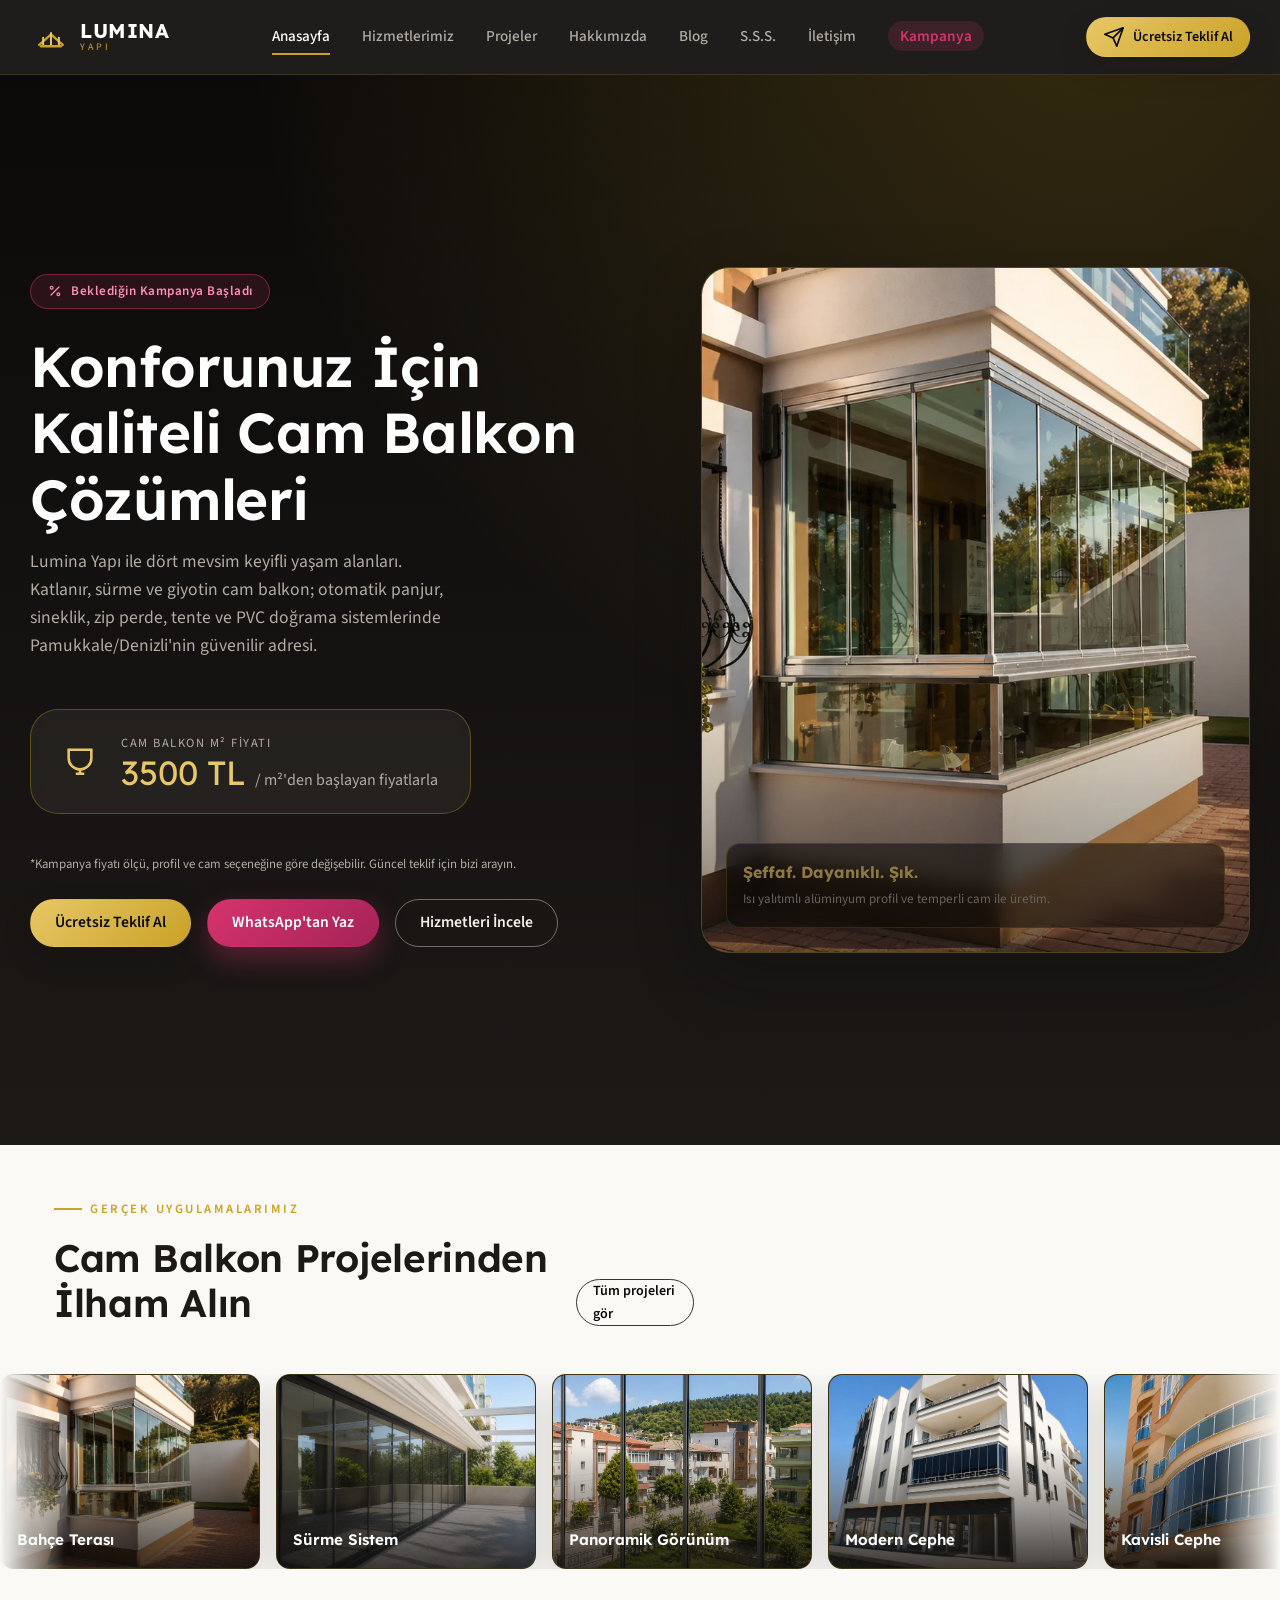
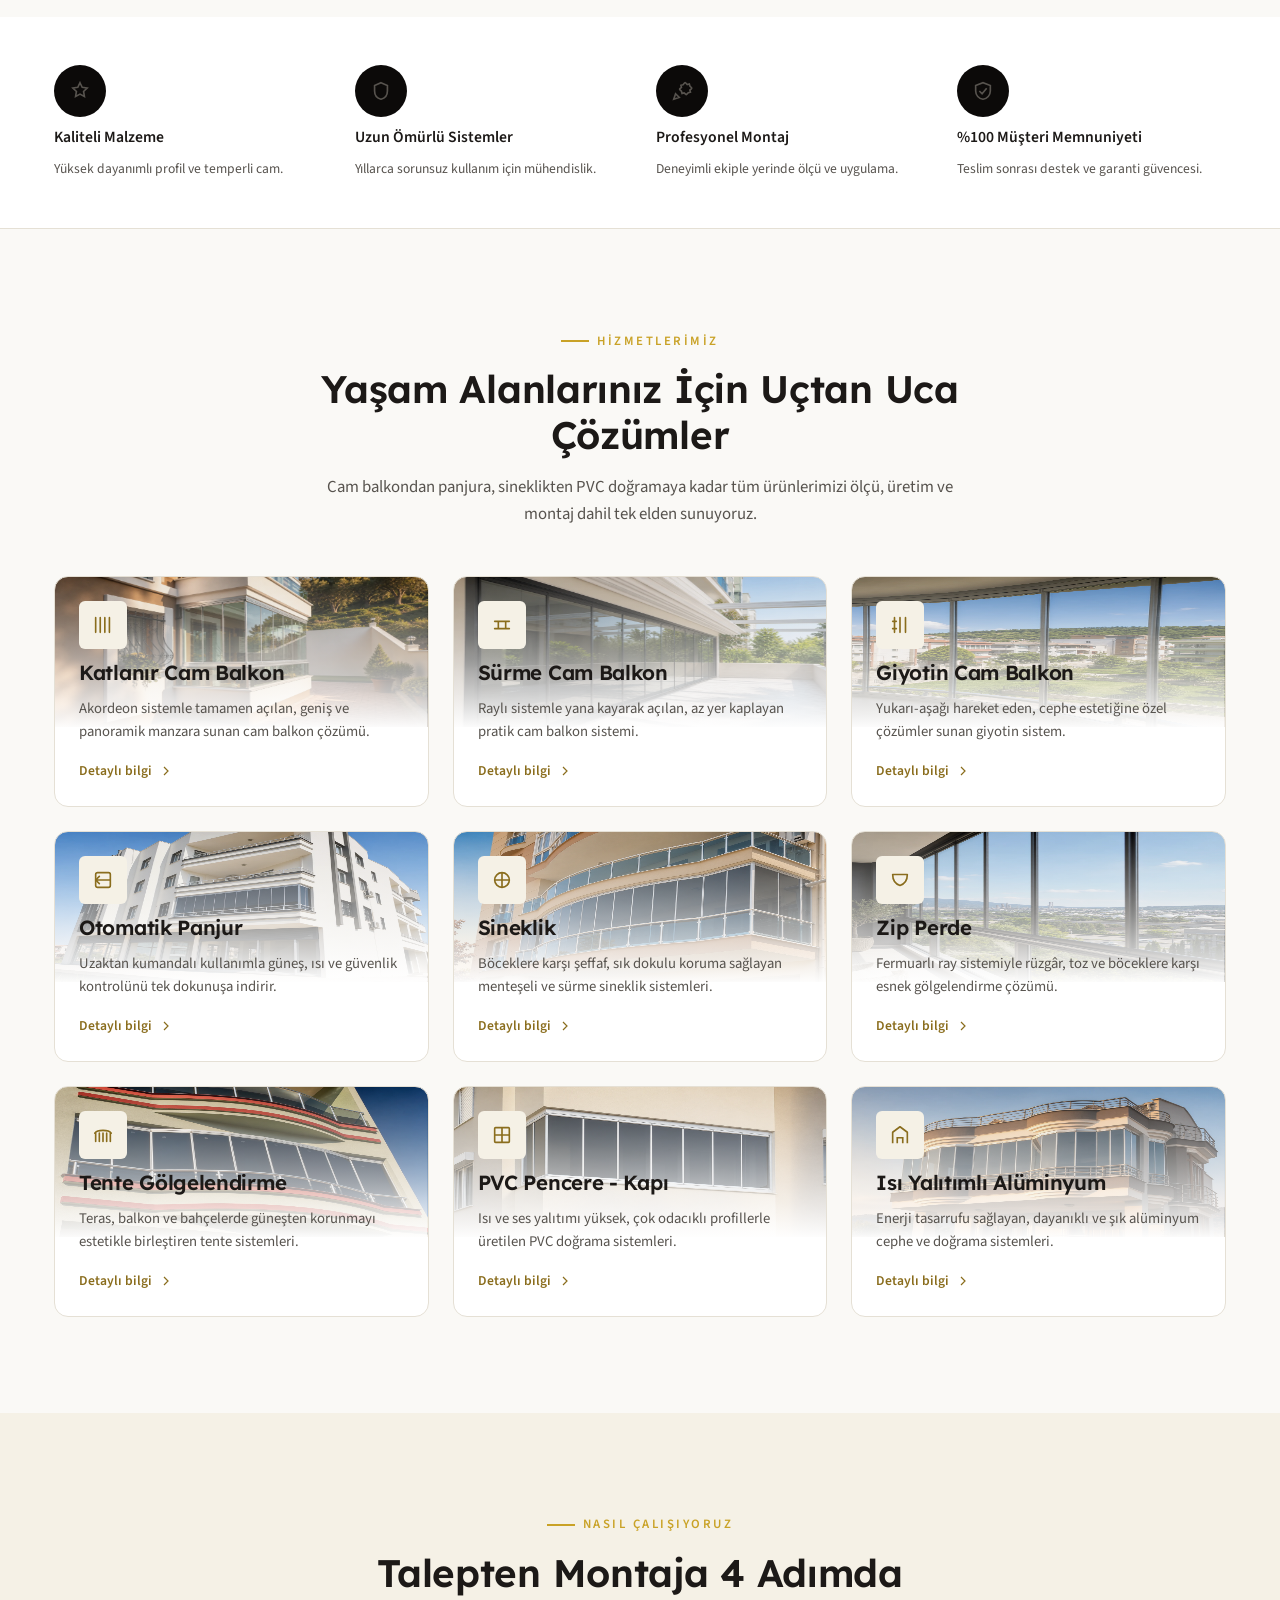
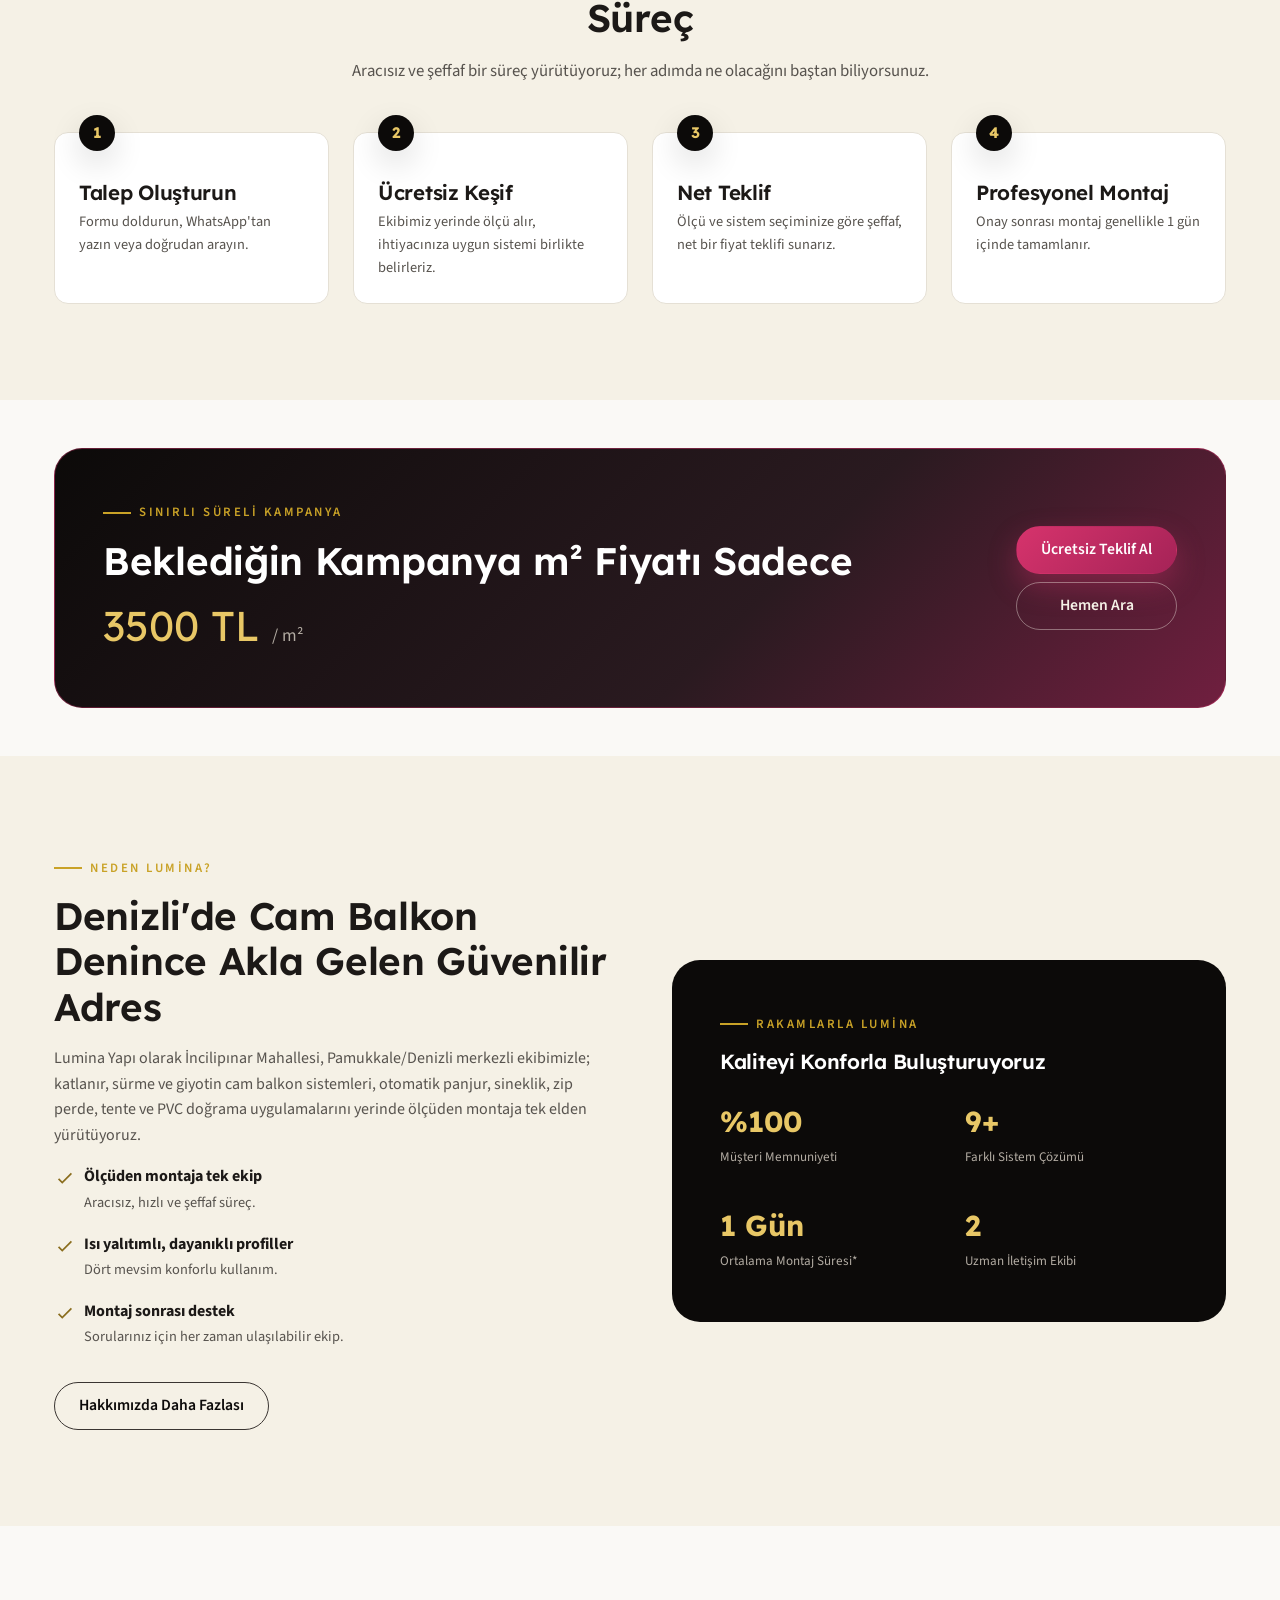
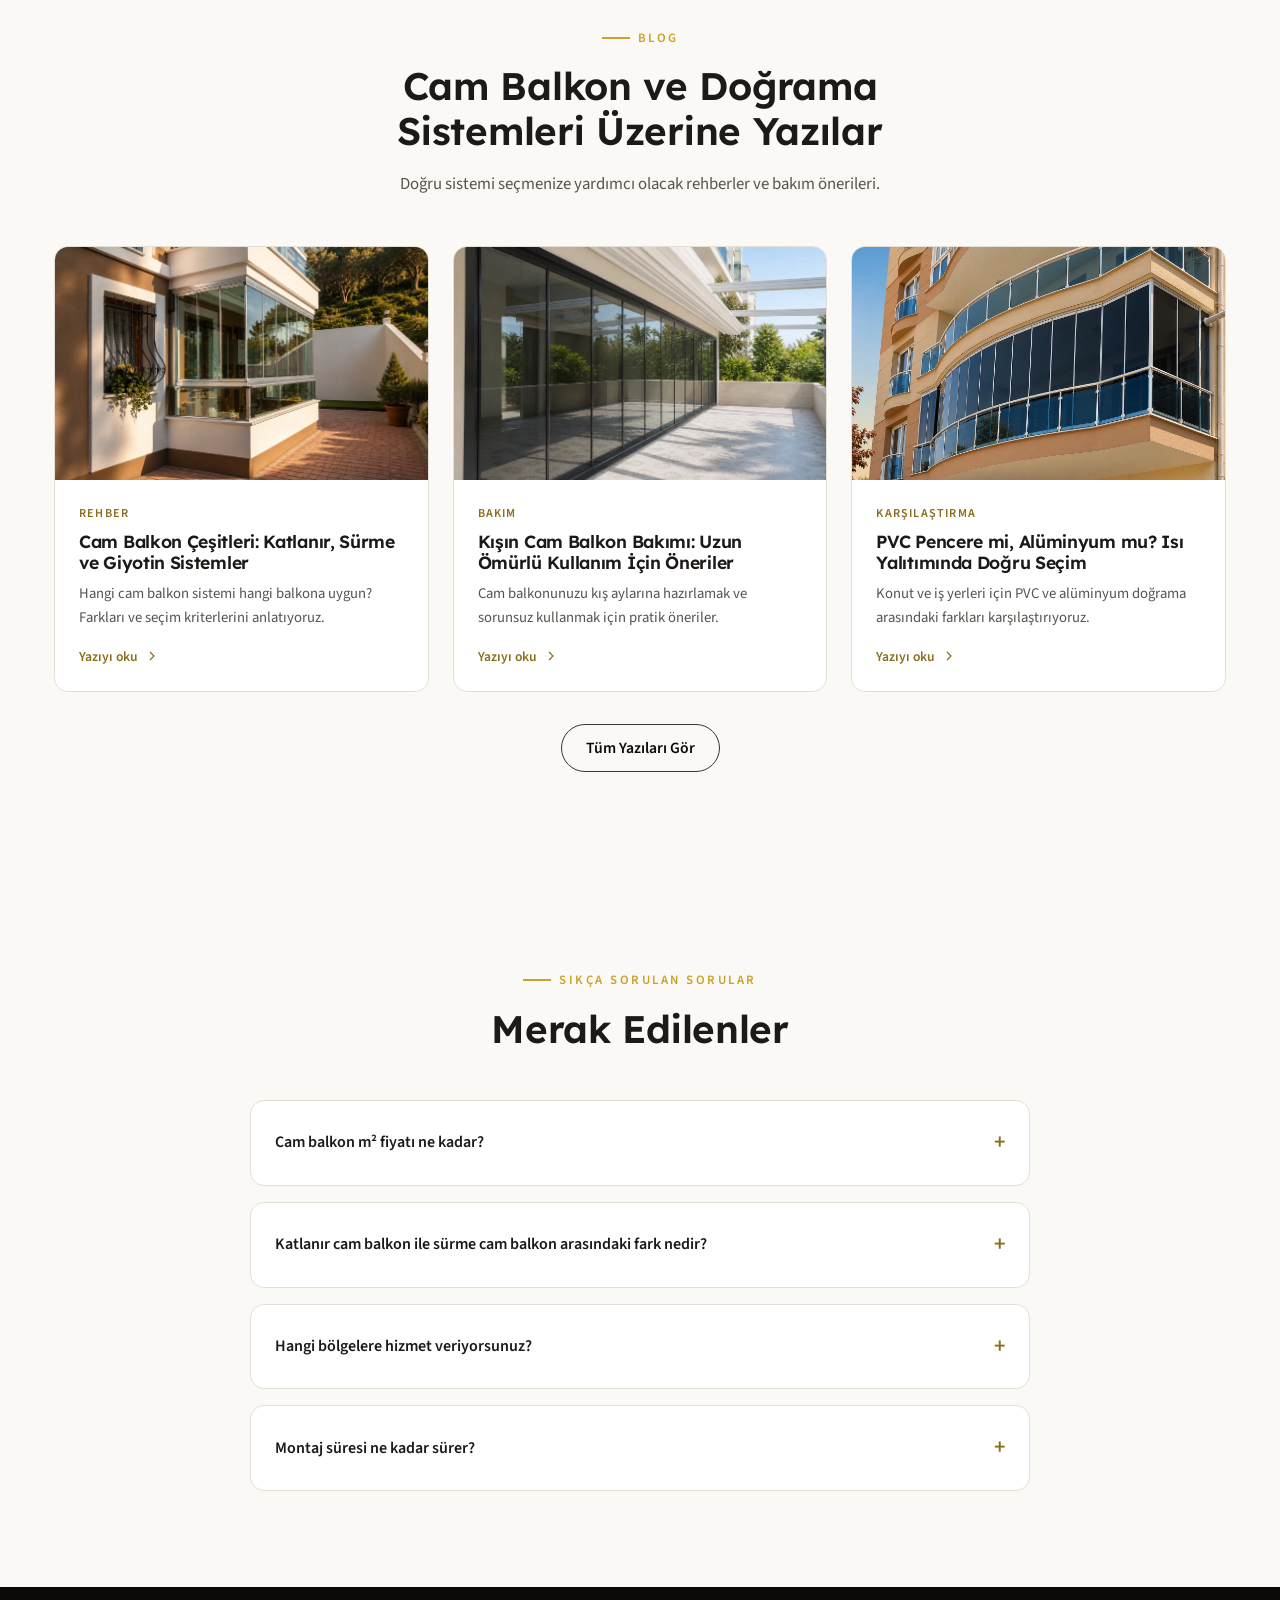
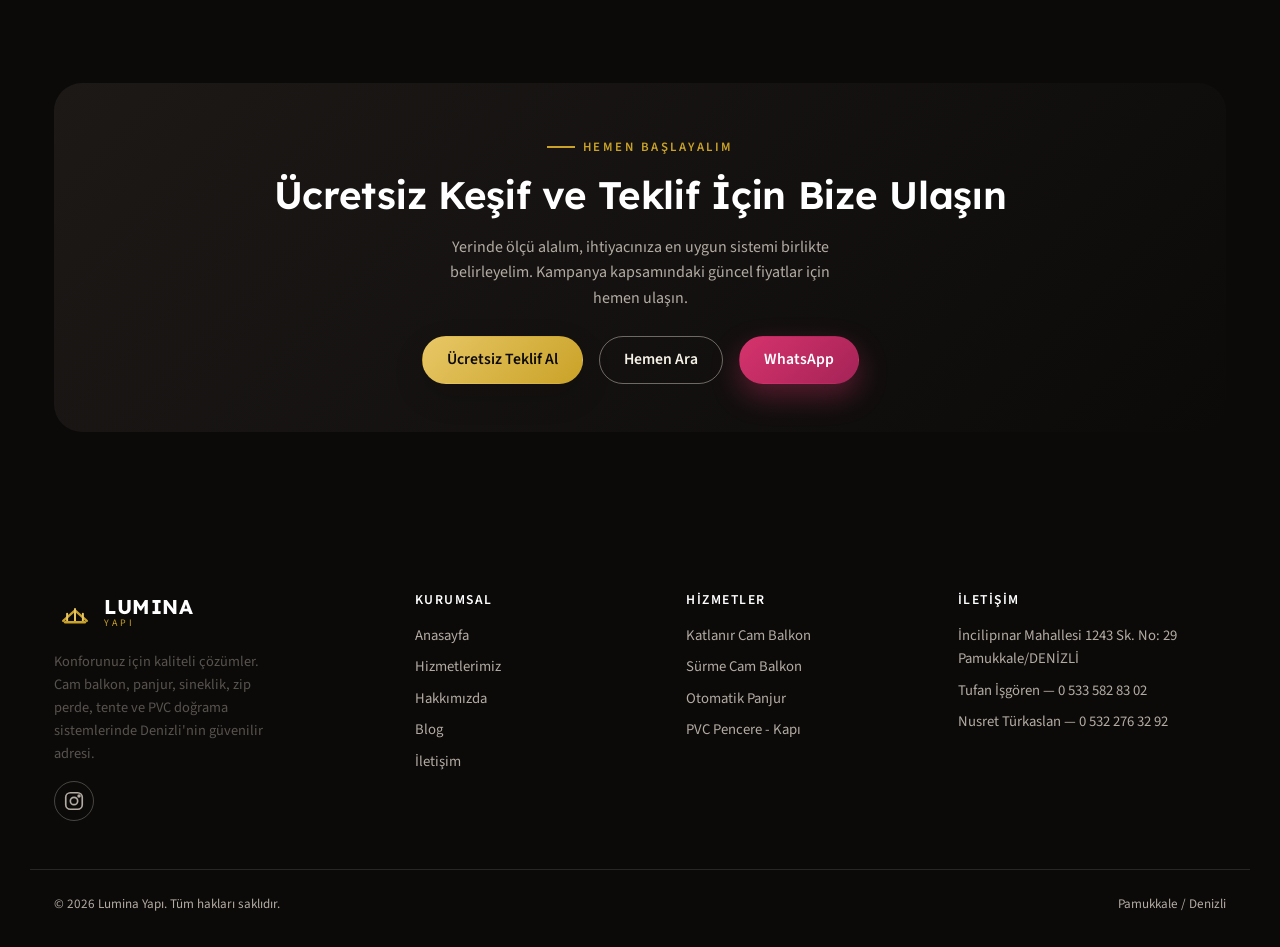
<file: index.html>
<!DOCTYPE html>
<html lang="tr">
<head>
<meta charset="UTF-8">
<meta name="viewport" content="width=device-width, initial-scale=1">
<title>Lumina Yapı | Denizli Cam Balkon, Panjur, Sineklik ve PVC Doğrama</title>
<meta name="description" content="Lumina Yapı; Pamukkale/Denizli'de katlanır, sürme ve giyotin cam balkon, otomatik panjur, sineklik, zip perde, tente ve PVC pencere-kapı sistemleri kurar. Cam balkon m² fiyatı kampanyalı 3500 TL'den başlıyor.">
<link rel="canonical" href="https://www.luminacambalkon.com.tr/">
<meta name="robots" content="index, follow">
<meta name="geo.region" content="TR-20">
<meta name="geo.placename" content="Pamukkale, Denizli">

<!-- Open Graph / Social -->
<meta property="og:type" content="website">
<meta property="og:site_name" content="Lumina Yapı">
<meta property="og:locale" content="tr_TR">
<meta property="og:title" content="Lumina Yapı | Denizli Cam Balkon ve Doğrama Sistemleri">
<meta property="og:description" content="Katlanır, sürme, giyotin cam balkon; otomatik panjur, sineklik, zip perde, tente ve PVC pencere-kapı. Denizli'nin güvenilir cam balkon markası.">
<meta property="og:url" content="https://www.luminacambalkon.com.tr/">
<meta name="twitter:card" content="summary">
<meta name="twitter:title" content="Lumina Yapı | Denizli Cam Balkon ve Doğrama Sistemleri">
<meta name="twitter:description" content="Konforunuz için kaliteli çözümler: cam balkon, panjur, sineklik, zip perde, tente ve PVC doğrama. Pamukkale/Denizli.">

<link rel="icon" type="image/svg+xml" href="assets/favicon.svg">
<link rel="preconnect" href="https://fonts.googleapis.com">
<link rel="preconnect" href="https://fonts.gstatic.com" crossorigin>
<link href="https://fonts.googleapis.com/css2?family=Lexend:wght@400;500;600;700&family=Source+Sans+3:wght@300;400;500;600;700&display=swap" rel="stylesheet">
<link rel="stylesheet" href="css/style.css">

<script type="application/ld+json">
{
  "@context": "https://schema.org",
  "@type": "HomeAndConstructionBusiness",
  "name": "Lumina Yapı",
  "image": "https://www.luminacambalkon.com.tr/assets/favicon.svg",
  "url": "https://www.luminacambalkon.com.tr/",
  "telephone": "+905335828302",
  "priceRange": "₺₺",
  "address": {
    "@type": "PostalAddress",
    "streetAddress": "İncilipınar Mahallesi 1243 Sk. No: 29",
    "addressLocality": "Pamukkale",
    "addressRegion": "Denizli",
    "addressCountry": "TR"
  },
  "areaServed": {
    "@type": "City",
    "name": "Denizli"
  },
  "sameAs": [
    "https://www.instagram.com/luminacambalkon20"
  ],
  "openingHoursSpecification": {
    "@type": "OpeningHoursSpecification",
    "dayOfWeek": ["Monday","Tuesday","Wednesday","Thursday","Friday","Saturday"],
    "opens": "09:00",
    "closes": "19:00"
  },
  "makesOffer": [
    { "@type": "Offer", "itemOffered": { "@type": "Service", "name": "Katlanır Cam Balkon" } },
    { "@type": "Offer", "itemOffered": { "@type": "Service", "name": "Sürme Cam Balkon" } },
    { "@type": "Offer", "itemOffered": { "@type": "Service", "name": "Giyotin Cam Balkon" } },
    { "@type": "Offer", "itemOffered": { "@type": "Service", "name": "Otomatik Panjur" } },
    { "@type": "Offer", "itemOffered": { "@type": "Service", "name": "Sineklik" } },
    { "@type": "Offer", "itemOffered": { "@type": "Service", "name": "Zip Perde" } },
    { "@type": "Offer", "itemOffered": { "@type": "Service", "name": "Tente Gölgelendirme" } },
    { "@type": "Offer", "itemOffered": { "@type": "Service", "name": "PVC Pencere - Kapı" } },
    { "@type": "Offer", "itemOffered": { "@type": "Service", "name": "Isı Yalıtımlı Alüminyum" } }
  ]
}
</script>
<script type="application/ld+json">
{
  "@context": "https://schema.org",
  "@type": "FAQPage",
  "mainEntity": [
    {
      "@type": "Question",
      "name": "Cam balkon m² fiyatı ne kadar?",
      "acceptedAnswer": { "@type": "Answer", "text": "Güncel kampanya kapsamında Lumina Yapı'da cam balkon m² fiyatı 3500 TL'den başlamaktadır. Nihai fiyat; profil tipi, cam kalınlığı ve balkon ölçüsüne göre değişiklik gösterebilir, net teklif için bizi arayabilirsiniz." }
    },
    {
      "@type": "Question",
      "name": "Katlanır cam balkon ile sürme cam balkon arasındaki fark nedir?",
      "acceptedAnswer": { "@type": "Answer", "text": "Katlanır cam balkon sistemleri akordeon gibi katlanarak tamamen açılır ve geniş bir açıklık sağlar. Sürme cam balkon sistemleri ise raylar üzerinde yana kayarak açılır, daha az yer kaplar ve dar balkonlar için uygundur." }
    },
    {
      "@type": "Question",
      "name": "Lumina Yapı hangi bölgelere hizmet veriyor?",
      "acceptedAnswer": { "@type": "Answer", "text": "Merkez ofisimiz Pamukkale/Denizli'de yer almaktadır. Denizli merkez ve çevre ilçelerinde cam balkon, otomatik panjur, sineklik, zip perde, tente ve PVC pencere-kapı montajı gerçekleştiriyoruz." }
    },
    {
      "@type": "Question",
      "name": "Cam balkon montajı ne kadar sürer?",
      "acceptedAnswer": { "@type": "Answer", "text": "Yerinde ölçü alındıktan sonra ortalama bir daire için cam balkon montajı genellikle 1 gün içinde tamamlanır. Proje büyüklüğüne ve sisteme göre süre değişebilir." }
    }
  ]
}
</script>
</head>
<body>
<a class="skip-link" href="#main">İçeriğe geç</a>

<header class="site-header">
  <div class="container header-inner">
    <a class="brand" href="index.html" aria-label="Lumina Yapı anasayfa">
      <svg class="brand-mark" viewBox="0 0 64 64" aria-hidden="true">
        <path d="M14 44 L32 28 L50 44" stroke="#c9a227" stroke-width="3.5" fill="none" stroke-linecap="round" stroke-linejoin="round"/>
        <path d="M20 44 V33 M32 44 V26 M44 44 V33" stroke="#e8c766" stroke-width="3" stroke-linecap="round"/>
        <rect x="15" y="44" width="34" height="4" rx="2" fill="#c9a227"/>
      </svg>
      <span class="brand-text"><strong>LUMINA</strong><span>Yapı</span></span>
    </a>

    <nav class="main-nav" id="main-nav" aria-label="Ana menü">
      <ul>
        <li><a href="index.html" aria-current="page">Anasayfa</a></li>
        <li><a href="hizmetler.html">Hizmetlerimiz</a></li>
        <li><a href="projeler.html">Projeler</a></li>
        <li><a href="hakkimizda.html">Hakkımızda</a></li>
        <li><a href="blog.html">Blog</a></li>
        <li><a href="index.html#sss">S.S.S.</a></li>
        <li><a href="iletisim.html">İletişim</a></li>
        <li><a class="nav-pill" href="index.html#kampanya">Kampanya</a></li>
      </ul>
    </nav>

    <div class="header-actions">
      <a class="btn btn-gold btn-sm btn-gold-desktop" href="iletisim.html#teklif-al">
        <svg class="icon" viewBox="0 0 24 24" aria-hidden="true"><path d="M22 2L11 13" stroke-linecap="round" stroke-linejoin="round"/><path d="M22 2l-7 20-4-9-9-4 20-7Z" stroke-linejoin="round"/></svg>
        Ücretsiz Teklif Al
      </a>
      <button class="nav-toggle" aria-label="Menüyü aç" aria-expanded="false" aria-controls="main-nav">
        <svg class="icon" viewBox="0 0 24 24" aria-hidden="true"><path d="M4 6h16M4 12h16M4 18h16" stroke-linecap="round"/></svg>
      </button>
    </div>
  </div>
</header>

<main id="main">

  <!-- HERO -->
  <section class="hero">
    <div class="container hero-grid">
      <div>
        <span class="campaign-badge">
          <svg class="icon" style="width:16px;height:16px" viewBox="0 0 24 24" aria-hidden="true"><circle cx="7" cy="7" r="2.1"/><circle cx="17" cy="17" r="2.1"/><path d="M18 6L6 18" stroke-linecap="round"/></svg>
          Beklediğin Kampanya Başladı
        </span>
        <h1>Konforunuz İçin Kaliteli Cam Balkon Çözümleri</h1>
        <p class="hero-lede">Lumina Yapı ile dört mevsim keyifli yaşam alanları. Katlanır, sürme ve giyotin cam balkon; otomatik panjur, sineklik, zip perde, tente ve PVC doğrama sistemlerinde Pamukkale/Denizli'nin güvenilir adresi.</p>

        <div class="hero-price-card" id="kampanya">
          <svg class="icon" style="width:34px;height:34px;color:var(--color-gold-light)" viewBox="0 0 24 24" aria-hidden="true"><path d="M4 4h16v6a8 8 0 0 1-16 0V4Z"/><path d="M9 21h6M12 18v3"/></svg>
          <div>
            <div class="price-label">Cam Balkon m² Fiyatı</div>
            <div class="price-value">3500 TL <small>/ m²'den başlayan fiyatlarla</small></div>
          </div>
        </div>
        <p class="hero-price-note">*Kampanya fiyatı ölçü, profil ve cam seçeneğine göre değişebilir. Güncel teklif için bizi arayın.</p>

        <div class="hero-ctas">
          <a class="btn btn-gold" href="iletisim.html#teklif-al">Ücretsiz Teklif Al</a>
          <a class="btn btn-campaign" href="https://wa.me/905335828302" target="_blank" rel="noopener">WhatsApp'tan Yaz</a>
          <a class="btn btn-outline" href="hizmetler.html">Hizmetleri İncele</a>
        </div>
      </div>

      <div class="reveal">
        <div class="glass-visual" role="img" aria-label="Şehir manzaralı bir cam balkon cephesini temsil eden illüstrasyon">
          <img class="hero-photo" src="assets/photos/lumina-hero.webp" alt="Lumina cam balkon uygulaması, aydınlık bir teras görünümü" fetchpriority="high">
          <svg viewBox="0 0 480 600" preserveAspectRatio="xMidYMid slice" xmlns="http://www.w3.org/2000/svg" aria-hidden="true">
            <defs>
              <linearGradient id="skyGrad" x1="0" y1="0" x2="0" y2="1">
                <stop offset="0%" stop-color="#1c1917"/>
                <stop offset="55%" stop-color="#26190f"/>
                <stop offset="100%" stop-color="#3d2810"/>
              </linearGradient>
              <linearGradient id="paneGrad" x1="0" y1="0" x2="1" y2="1">
                <stop offset="0%" stop-color="#e8c766" stop-opacity="0.20"/>
                <stop offset="55%" stop-color="#ffffff" stop-opacity="0.05"/>
                <stop offset="100%" stop-color="#e8c766" stop-opacity="0.10"/>
              </linearGradient>
              <radialGradient id="sunGlow" cx="80%" cy="10%" r="55%">
                <stop offset="0%" stop-color="#e8c766" stop-opacity="0.30"/>
                <stop offset="100%" stop-color="#e8c766" stop-opacity="0"/>
              </radialGradient>
            </defs>

            <rect width="480" height="600" fill="url(#skyGrad)"/>
            <rect width="480" height="600" fill="url(#sunGlow)"/>

            <!-- distant skyline -->
            <g fill="#000000" opacity="0.32">
              <rect x="26" y="335" width="32" height="85"/>
              <rect x="64" y="305" width="24" height="115"/>
              <rect x="94" y="350" width="28" height="70"/>
              <rect x="356" y="315" width="26" height="105"/>
              <rect x="388" y="340" width="32" height="80"/>
              <rect x="426" y="295" width="24" height="125"/>
            </g>

            <!-- glass balcony frame -->
            <rect x="40" y="60" width="400" height="10" rx="2" fill="#c9a227"/>
            <rect x="48" y="70" width="82" height="330" fill="url(#paneGrad)"/>
            <rect x="138" y="70" width="82" height="330" fill="url(#paneGrad)"/>
            <rect x="228" y="70" width="82" height="330" fill="url(#paneGrad)"/>
            <rect x="318" y="70" width="82" height="330" fill="url(#paneGrad)"/>

            <g fill="#c9a227">
              <rect x="40" y="70" width="8" height="330"/>
              <rect x="130" y="70" width="8" height="330" opacity="0.9"/>
              <rect x="220" y="70" width="8" height="330"/>
              <rect x="310" y="70" width="8" height="330" opacity="0.9"/>
              <rect x="400" y="70" width="8" height="330"/>
            </g>

            <!-- glass sheen -->
            <polygon points="66,70 96,70 62,240 32,240" fill="#ffffff" opacity="0.06"/>
            <polygon points="256,70 286,70 210,400 180,400" fill="#ffffff" opacity="0.05"/>

            <!-- terrace floor -->
            <rect x="0" y="400" width="480" height="4" fill="#c9a227" opacity="0.55"/>
            <rect x="0" y="404" width="480" height="196" fill="#0c0a09"/>

            <!-- railing -->
            <g stroke="#c9a227" stroke-width="3" stroke-linecap="round">
              <line x1="30" y1="434" x2="450" y2="434"/>
              <line x1="30" y1="470" x2="450" y2="470"/>
              <line x1="30" y1="434" x2="30" y2="470"/>
              <line x1="72" y1="434" x2="72" y2="470"/>
              <line x1="114" y1="434" x2="114" y2="470"/>
              <line x1="156" y1="434" x2="156" y2="470"/>
              <line x1="198" y1="434" x2="198" y2="470"/>
              <line x1="240" y1="434" x2="240" y2="470"/>
              <line x1="282" y1="434" x2="282" y2="470"/>
              <line x1="324" y1="434" x2="324" y2="470"/>
              <line x1="366" y1="434" x2="366" y2="470"/>
              <line x1="408" y1="434" x2="408" y2="470"/>
              <line x1="450" y1="434" x2="450" y2="470"/>
            </g>
          </svg>
          <div class="glass-caption">
            <strong>Şeffaf. Dayanıklı. Şık.</strong>
            <span>Isı yalıtımlı alüminyum profil ve temperli cam ile üretim.</span>
          </div>
        </div>
      </div>
    </div>
  </section>

  <!-- PROJECT GALLERY STRIP -->
  <section class="project-strip section-tight" aria-labelledby="project-strip-title">
    <div class="container">
      <div class="section-head project-strip-head reveal">
        <div>
          <span class="kicker">Gerçek Uygulamalarımız</span>
          <h2 id="project-strip-title">Cam Balkon Projelerinden İlham Alın</h2>
        </div>
        <a class="btn btn-outline-dark btn-sm" href="projeler.html">Tüm projeleri gör</a>
      </div>
    </div>
    <div class="project-marquee" aria-label="Lumina cam balkon proje galerisi">
      <div class="project-track">
        <a class="project-slide" href="projeler.html#one-cikanlar"><img src="assets/photos/lumina-hero.webp" alt="Bahçeli evde cam balkon uygulaması" loading="lazy"><span>Bahçe Terası</span></a>
        <a class="project-slide" href="projeler.html#one-cikanlar"><img src="assets/photos/lumina-sliding.webp" alt="Uzun sürme cam balkon uygulaması" loading="lazy"><span>Sürme Sistem</span></a>
        <a class="project-slide" href="projeler.html#one-cikanlar"><img src="assets/photos/lumina-panoramic.webp" alt="Panoramik cam balkon iç görünümü" loading="lazy"><span>Panoramik Görünüm</span></a>
        <a class="project-slide" href="projeler.html#one-cikanlar"><img src="assets/photos/lumina-shutter.webp" alt="Modern binada koyu cam balkon uygulaması" loading="lazy"><span>Modern Cephe</span></a>
        <a class="project-slide" href="projeler.html#one-cikanlar"><img src="assets/photos/lumina-project.webp" alt="Kavisli cam balkon cephe uygulaması" loading="lazy"><span>Kavisli Cephe</span></a>
        <a class="project-slide" href="projeler.html#one-cikanlar"><img src="assets/photos/lumina-interior.webp" alt="Cam balkon içinden şehir manzarası" loading="lazy"><span>Şehir Manzarası</span></a>
        <a class="project-slide" href="projeler.html#one-cikanlar"><img src="assets/photos/lumina-awning.webp" alt="Kavisli balkon ve gölgelendirme uygulaması" loading="lazy"><span>Gölgelendirme</span></a>
        <a class="project-slide" href="projeler.html#one-cikanlar"><img src="assets/photos/lumina-pvc.webp" alt="Temiz çizgili PVC pencere uygulaması" loading="lazy"><span>PVC Doğrama</span></a>
        <a class="project-slide" href="projeler.html#one-cikanlar"><img src="assets/photos/lumina-curved.webp" alt="Geniş kavisli cam balkon cephesi" loading="lazy"><span>Geniş Cephe</span></a>
        <a class="project-slide" href="projeler.html#uygulamalar"><img src="assets/gallery/originals/0890517e-cb60-45a8-92b5-fbf6d191b9fb.webp" alt="Apartman balkon camlama uygulaması" loading="lazy"><span>İşçilik Detayı</span></a>
        <a class="project-slide" href="projeler.html#uygulamalar"><img src="assets/gallery/originals/23ec7b6e-c626-44b9-9521-fbd9b844b985.webp" alt="Köşe balkon camlama uygulaması" loading="lazy"><span>Köşe Balkon</span></a>
        <a class="project-slide" href="projeler.html#uygulamalar"><img src="assets/gallery/originals/551f5034-7fff-40f3-931e-c22a60d993ee.webp" alt="Cam balkon iç mekân görünümü" loading="lazy"><span>İç Mekân</span></a>
        <span class="project-slide" aria-hidden="true"><img src="assets/photos/lumina-hero.webp" alt=""><span>Bahçe Terası</span></span>
        <span class="project-slide" aria-hidden="true"><img src="assets/photos/lumina-sliding.webp" alt=""><span>Sürme Sistem</span></span>
        <span class="project-slide" aria-hidden="true"><img src="assets/photos/lumina-panoramic.webp" alt=""><span>Panoramik Görünüm</span></span>
        <span class="project-slide" aria-hidden="true"><img src="assets/photos/lumina-shutter.webp" alt=""><span>Modern Cephe</span></span>
        <span class="project-slide" aria-hidden="true"><img src="assets/photos/lumina-project.webp" alt=""><span>Kavisli Cephe</span></span>
        <span class="project-slide" aria-hidden="true"><img src="assets/photos/lumina-interior.webp" alt=""><span>Şehir Manzarası</span></span>
        <span class="project-slide" aria-hidden="true"><img src="assets/photos/lumina-awning.webp" alt=""><span>Gölgelendirme</span></span>
        <span class="project-slide" aria-hidden="true"><img src="assets/photos/lumina-pvc.webp" alt=""><span>PVC Doğrama</span></span>
        <span class="project-slide" aria-hidden="true"><img src="assets/photos/lumina-curved.webp" alt=""><span>Geniş Cephe</span></span>
        <span class="project-slide" aria-hidden="true"><img src="assets/gallery/originals/0890517e-cb60-45a8-92b5-fbf6d191b9fb.webp" alt=""><span>İşçilik Detayı</span></span>
        <span class="project-slide" aria-hidden="true"><img src="assets/gallery/originals/23ec7b6e-c626-44b9-9521-fbd9b844b985.webp" alt=""><span>Köşe Balkon</span></span>
        <span class="project-slide" aria-hidden="true"><img src="assets/gallery/originals/551f5034-7fff-40f3-931e-c22a60d993ee.webp" alt=""><span>İç Mekân</span></span>
      </div>
    </div>
  </section>

  <!-- USP STRIP -->
  <section class="usp-strip section-tight">
    <div class="container usp-grid">
      <div class="usp-item reveal">
        <span class="usp-icon"><svg class="icon" viewBox="0 0 24 24" aria-hidden="true"><path d="M12 3l2.4 4.9 5.4.8-3.9 3.8.9 5.4L12 15.4 7.2 17.9l.9-5.4-3.9-3.8 5.4-.8L12 3Z"/></svg></span>
        <strong>Kaliteli Malzeme</strong>
        <span>Yüksek dayanımlı profil ve temperli cam.</span>
      </div>
      <div class="usp-item reveal">
        <span class="usp-icon"><svg class="icon" viewBox="0 0 24 24" aria-hidden="true"><path d="M12 3l7 3v6c0 4.5-3 8-7 9-4-1-7-4.5-7-9V6l7-3Z"/></svg></span>
        <strong>Uzun Ömürlü Sistemler</strong>
        <span>Yıllarca sorunsuz kullanım için mühendislik.</span>
      </div>
      <div class="usp-item reveal">
        <span class="usp-icon"><svg class="icon" viewBox="0 0 24 24" aria-hidden="true"><path d="M14.7 3.3a1 1 0 0 1 1.4 0l1.6 1.6 2.3-.6.6 2.3 1.6 1.6a1 1 0 0 1 0 1.4L20.6 11l.6 2.3-2.3.6-1.6 1.6a1 1 0 0 1-1.4 0L14.3 14l-2.3.6-.6-2.3-1.6-1.6a1 1 0 0 1 0-1.4L11.4 8l-.6-2.3 2.3-.6 1.6-1.8ZM5 15l4 4-6 2 2-6Z"/></svg></span>
        <strong>Profesyonel Montaj</strong>
        <span>Deneyimli ekiple yerinde ölçü ve uygulama.</span>
      </div>
      <div class="usp-item reveal">
        <span class="usp-icon"><svg class="icon" viewBox="0 0 24 24" aria-hidden="true"><path d="M8 12l3 3 5-6M4 6l8-3 8 3v6c0 4.5-3.4 8.4-8 9-4.6-.6-8-4.5-8-9V6Z"/></svg></span>
        <strong>%100 Müşteri Memnuniyeti</strong>
        <span>Teslim sonrası destek ve garanti güvencesi.</span>
      </div>
    </div>
  </section>

  <!-- SERVICES -->
  <section id="hizmetler">
    <div class="container">
      <div class="section-head center reveal">
        <span class="kicker" style="justify-content:center">Hizmetlerimiz</span>
        <h2>Yaşam Alanlarınız İçin Uçtan Uca Çözümler</h2>
        <p>Cam balkondan panjura, sineklikten PVC doğramaya kadar tüm ürünlerimizi ölçü, üretim ve montaj dahil tek elden sunuyoruz.</p>
      </div>

      <div class="services-grid">
        <article class="service-card reveal">
          <span class="service-icon"><svg class="icon" viewBox="0 0 24 24" aria-hidden="true"><path d="M4 4v16M9 4v16M14 4v16M19 4v16" stroke-linecap="round"/></svg></span>
          <h3>Katlanır Cam Balkon</h3>
          <p>Akordeon sistemle tamamen açılan, geniş ve panoramik manzara sunan cam balkon çözümü.</p>
          <a class="service-link" href="hizmetler.html#katlanir-cam-balkon">Detaylı bilgi <svg class="icon" viewBox="0 0 24 24" aria-hidden="true"><path d="M9 6l6 6-6 6"/></svg></a>
        </article>
        <article class="service-card reveal">
          <span class="service-icon"><svg class="icon" viewBox="0 0 24 24" aria-hidden="true"><path d="M4 8h16M4 16h16M8 8v8M16 8v8" stroke-linecap="round"/></svg></span>
          <h3>Sürme Cam Balkon</h3>
          <p>Raylı sistemle yana kayarak açılan, az yer kaplayan pratik cam balkon sistemi.</p>
          <a class="service-link" href="hizmetler.html#surme-cam-balkon">Detaylı bilgi <svg class="icon" viewBox="0 0 24 24" aria-hidden="true"><path d="M9 6l6 6-6 6"/></svg></a>
        </article>
        <article class="service-card reveal">
          <span class="service-icon"><svg class="icon" viewBox="0 0 24 24" aria-hidden="true"><path d="M6 4v16M12 4v16M18 4v16M4 8h4M4 16h4" stroke-linecap="round"/></svg></span>
          <h3>Giyotin Cam Balkon</h3>
          <p>Yukarı-aşağı hareket eden, cephe estetiğine özel çözümler sunan giyotin sistem.</p>
          <a class="service-link" href="hizmetler.html#giyotin-cam-balkon">Detaylı bilgi <svg class="icon" viewBox="0 0 24 24" aria-hidden="true"><path d="M9 6l6 6-6 6"/></svg></a>
        </article>
        <article class="service-card reveal">
          <span class="service-icon"><svg class="icon" viewBox="0 0 24 24" aria-hidden="true"><path d="M4 12h16M4 12l4-4M4 12l4 4" stroke-linecap="round" stroke-linejoin="round"/><rect x="4" y="4" width="16" height="16" rx="2"/></svg></span>
          <h3>Otomatik Panjur</h3>
          <p>Uzaktan kumandalı kullanımla güneş, ısı ve güvenlik kontrolünü tek dokunuşa indirir.</p>
          <a class="service-link" href="hizmetler.html#otomatik-panjur">Detaylı bilgi <svg class="icon" viewBox="0 0 24 24" aria-hidden="true"><path d="M9 6l6 6-6 6"/></svg></a>
        </article>
        <article class="service-card reveal">
          <span class="service-icon"><svg class="icon" viewBox="0 0 24 24" aria-hidden="true"><circle cx="12" cy="12" r="8"/><path d="M12 4v16M4 12h16"/></svg></span>
          <h3>Sineklik</h3>
          <p>Böceklere karşı şeffaf, sık dokulu koruma sağlayan menteşeli ve sürme sineklik sistemleri.</p>
          <a class="service-link" href="hizmetler.html#sineklik">Detaylı bilgi <svg class="icon" viewBox="0 0 24 24" aria-hidden="true"><path d="M9 6l6 6-6 6"/></svg></a>
        </article>
        <article class="service-card reveal">
          <span class="service-icon"><svg class="icon" viewBox="0 0 24 24" aria-hidden="true"><path d="M4 6h16M4 6c0 6 2 10 8 12 6-2 8-6 8-12" stroke-linecap="round" stroke-linejoin="round"/></svg></span>
          <h3>Zip Perde</h3>
          <p>Fermuarlı ray sistemiyle rüzgâr, toz ve böceklere karşı esnek gölgelendirme çözümü.</p>
          <a class="service-link" href="hizmetler.html#zip-perde">Detaylı bilgi <svg class="icon" viewBox="0 0 24 24" aria-hidden="true"><path d="M9 6l6 6-6 6"/></svg></a>
        </article>
        <article class="service-card reveal">
          <span class="service-icon"><svg class="icon" viewBox="0 0 24 24" aria-hidden="true"><path d="M3 10c3-4 15-4 18 0" stroke-linecap="round"/><path d="M4 10v9M20 10v9M8 10v9M12 10v9M16 10v9" stroke-linecap="round"/></svg></span>
          <h3>Tente Gölgelendirme</h3>
          <p>Teras, balkon ve bahçelerde güneşten korunmayı estetikle birleştiren tente sistemleri.</p>
          <a class="service-link" href="hizmetler.html#tente-golgelendirme">Detaylı bilgi <svg class="icon" viewBox="0 0 24 24" aria-hidden="true"><path d="M9 6l6 6-6 6"/></svg></a>
        </article>
        <article class="service-card reveal">
          <span class="service-icon"><svg class="icon" viewBox="0 0 24 24" aria-hidden="true"><rect x="4" y="4" width="16" height="16" rx="1"/><path d="M12 4v16M4 12h16"/></svg></span>
          <h3>PVC Pencere - Kapı</h3>
          <p>Isı ve ses yalıtımı yüksek, çok odacıklı profillerle üretilen PVC doğrama sistemleri.</p>
          <a class="service-link" href="hizmetler.html#pvc-pencere-kapi">Detaylı bilgi <svg class="icon" viewBox="0 0 24 24" aria-hidden="true"><path d="M9 6l6 6-6 6"/></svg></a>
        </article>
        <article class="service-card reveal">
          <span class="service-icon"><svg class="icon" viewBox="0 0 24 24" aria-hidden="true"><path d="M4 21V9l8-6 8 6v12" stroke-linejoin="round"/><path d="M9 21v-6h6v6"/></svg></span>
          <h3>Isı Yalıtımlı Alüminyum</h3>
          <p>Enerji tasarrufu sağlayan, dayanıklı ve şık alüminyum cephe ve doğrama sistemleri.</p>
          <a class="service-link" href="hizmetler.html#isi-yalitimli-aluminyum">Detaylı bilgi <svg class="icon" viewBox="0 0 24 24" aria-hidden="true"><path d="M9 6l6 6-6 6"/></svg></a>
        </article>
      </div>
    </div>
  </section>

  <!-- NASIL ÇALIŞIYORUZ (funnel: süreç adımları) -->
  <section class="section-cream">
    <div class="container">
      <div class="section-head center reveal">
        <span class="kicker" style="justify-content:center">Nasıl Çalışıyoruz</span>
        <h2>Talepten Montaja 4 Adımda Süreç</h2>
        <p>Aracısız ve şeffaf bir süreç yürütüyoruz; her adımda ne olacağını baştan biliyorsunuz.</p>
      </div>
      <div class="process-grid">
        <div class="process-step reveal">
          <span class="step-number">1</span>
          <h3>Talep Oluşturun</h3>
          <p>Formu doldurun, WhatsApp'tan yazın veya doğrudan arayın.</p>
        </div>
        <div class="process-step reveal">
          <span class="step-number">2</span>
          <h3>Ücretsiz Keşif</h3>
          <p>Ekibimiz yerinde ölçü alır, ihtiyacınıza uygun sistemi birlikte belirleriz.</p>
        </div>
        <div class="process-step reveal">
          <span class="step-number">3</span>
          <h3>Net Teklif</h3>
          <p>Ölçü ve sistem seçiminize göre şeffaf, net bir fiyat teklifi sunarız.</p>
        </div>
        <div class="process-step reveal">
          <span class="step-number">4</span>
          <h3>Profesyonel Montaj</h3>
          <p>Onay sonrası montaj genellikle 1 gün içinde tamamlanır.</p>
        </div>
      </div>
    </div>
  </section>

  <!-- CAMPAIGN BANNER -->
  <section class="section-tight">
    <div class="container">
      <div class="campaign-banner reveal">
        <div>
          <span class="kicker">Sınırlı Süreli Kampanya</span>
          <h2 class="text-white" style="margin-bottom:8px">Beklediğin Kampanya m² Fiyatı Sadece</h2>
          <div class="price-value">3500 TL <small>/ m²</small></div>
        </div>
        <div style="display:flex;flex-direction:column;gap:var(--space-2)">
          <a class="btn btn-campaign" href="iletisim.html#teklif-al">Ücretsiz Teklif Al</a>
          <a class="btn btn-outline" href="tel:+905335828302">Hemen Ara</a>
        </div>
      </div>
    </div>
  </section>

  <!-- ABOUT TEASER -->
  <section class="section-cream">
    <div class="container split">
      <div class="reveal">
        <span class="kicker">Neden Lumina?</span>
        <h2>Denizli'de Cam Balkon Denince Akla Gelen Güvenilir Adres</h2>
        <p>Lumina Yapı olarak İncilipınar Mahallesi, Pamukkale/Denizli merkezli ekibimizle; katlanır, sürme ve giyotin cam balkon sistemleri, otomatik panjur, sineklik, zip perde, tente ve PVC doğrama uygulamalarını yerinde ölçüden montaja tek elden yürütüyoruz.</p>
        <ul class="check-list">
          <li>
            <svg class="icon" viewBox="0 0 24 24" aria-hidden="true"><path d="M5 13l4 4L19 7"/></svg>
            <div><strong>Ölçüden montaja tek ekip</strong><span>Aracısız, hızlı ve şeffaf süreç.</span></div>
          </li>
          <li>
            <svg class="icon" viewBox="0 0 24 24" aria-hidden="true"><path d="M5 13l4 4L19 7"/></svg>
            <div><strong>Isı yalıtımlı, dayanıklı profiller</strong><span>Dört mevsim konforlu kullanım.</span></div>
          </li>
          <li>
            <svg class="icon" viewBox="0 0 24 24" aria-hidden="true"><path d="M5 13l4 4L19 7"/></svg>
            <div><strong>Montaj sonrası destek</strong><span>Sorularınız için her zaman ulaşılabilir ekip.</span></div>
          </li>
        </ul>
        <a class="btn btn-outline-dark" href="hakkimizda.html" style="margin-top:var(--space-3)">Hakkımızda Daha Fazlası</a>
      </div>

      <div class="stat-card reveal">
        <span class="kicker">Rakamlarla Lumina</span>
        <h3 class="text-white" style="color:#fff">Kaliteyi Konforla Buluşturuyoruz</h3>
        <div class="stat-grid">
          <div><strong>%100</strong><span>Müşteri Memnuniyeti</span></div>
          <div><strong>9+</strong><span>Farklı Sistem Çözümü</span></div>
          <div><strong>1 Gün</strong><span>Ortalama Montaj Süresi*</span></div>
          <div><strong>2</strong><span>Uzman İletişim Ekibi</span></div>
        </div>
      </div>
    </div>
  </section>

  <!-- BLOG TEASER -->
  <section>
    <div class="container">
      <div class="section-head center reveal">
        <span class="kicker" style="justify-content:center">Blog</span>
        <h2>Cam Balkon ve Doğrama Sistemleri Üzerine Yazılar</h2>
        <p>Doğru sistemi seçmenize yardımcı olacak rehberler ve bakım önerileri.</p>
      </div>
      <div class="blog-grid">
        <article class="blog-card reveal">
          <a href="blog/cam-balkon-cesitleri.html" class="blog-card-media">
            <img src="assets/photos/lumina-hero.webp" alt="Lumina cam balkon uygulaması" loading="lazy">
          </a>
          <div class="blog-card-body">
            <span class="blog-date">Rehber</span>
            <h3><a href="blog/cam-balkon-cesitleri.html">Cam Balkon Çeşitleri: Katlanır, Sürme ve Giyotin Sistemler</a></h3>
            <p>Hangi cam balkon sistemi hangi balkona uygun? Farkları ve seçim kriterlerini anlatıyoruz.</p>
            <a class="service-link" href="blog/cam-balkon-cesitleri.html">Yazıyı oku <svg class="icon" viewBox="0 0 24 24" aria-hidden="true"><path d="M9 6l6 6-6 6"/></svg></a>
          </div>
        </article>
        <article class="blog-card reveal">
          <a href="blog/cam-balkon-kis-bakimi.html" class="blog-card-media">
            <img src="assets/photos/lumina-sliding.webp" alt="Uzun sürme cam balkon uygulaması" loading="lazy">
          </a>
          <div class="blog-card-body">
            <span class="blog-date">Bakım</span>
            <h3><a href="blog/cam-balkon-kis-bakimi.html">Kışın Cam Balkon Bakımı: Uzun Ömürlü Kullanım İçin Öneriler</a></h3>
            <p>Cam balkonunuzu kış aylarına hazırlamak ve sorunsuz kullanmak için pratik öneriler.</p>
            <a class="service-link" href="blog/cam-balkon-kis-bakimi.html">Yazıyı oku <svg class="icon" viewBox="0 0 24 24" aria-hidden="true"><path d="M9 6l6 6-6 6"/></svg></a>
          </div>
        </article>
        <article class="blog-card reveal">
          <a href="blog/pvc-mi-aluminyum-mu.html" class="blog-card-media">
            <img src="assets/photos/lumina-project.webp" alt="Kavisli cam balkon cephe uygulaması" loading="lazy">
          </a>
          <div class="blog-card-body">
            <span class="blog-date">Karşılaştırma</span>
            <h3><a href="blog/pvc-mi-aluminyum-mu.html">PVC Pencere mi, Alüminyum mu? Isı Yalıtımında Doğru Seçim</a></h3>
            <p>Konut ve iş yerleri için PVC ve alüminyum doğrama arasındaki farkları karşılaştırıyoruz.</p>
            <a class="service-link" href="blog/pvc-mi-aluminyum-mu.html">Yazıyı oku <svg class="icon" viewBox="0 0 24 24" aria-hidden="true"><path d="M9 6l6 6-6 6"/></svg></a>
          </div>
        </article>
      </div>
      <div class="center" style="margin-top:var(--space-5)">
        <a class="btn btn-outline-dark" href="blog.html">Tüm Yazıları Gör</a>
      </div>
    </div>
  </section>

  <!-- FAQ -->
  <section id="sss">
    <div class="container">
      <div class="section-head center reveal">
        <span class="kicker" style="justify-content:center">Sıkça Sorulan Sorular</span>
        <h2>Merak Edilenler</h2>
      </div>
      <div class="faq-list reveal">
        <details class="faq-item">
          <summary>Cam balkon m² fiyatı ne kadar? <span class="plus">+</span></summary>
          <div class="faq-answer">Güncel kampanya kapsamında cam balkon m² fiyatı 3500 TL'den başlamaktadır. Nihai fiyat; profil tipi, cam kalınlığı ve balkon ölçüsüne göre değişiklik gösterebilir, net teklif için bizi arayabilirsiniz.</div>
        </details>
        <details class="faq-item">
          <summary>Katlanır cam balkon ile sürme cam balkon arasındaki fark nedir? <span class="plus">+</span></summary>
          <div class="faq-answer">Katlanır sistemler akordeon gibi katlanarak tamamen açılır ve geniş bir açıklık sağlar. Sürme sistemler ise raylar üzerinde yana kayarak açılır ve daha az yer kaplar; dar balkonlar için uygundur.</div>
        </details>
        <details class="faq-item">
          <summary>Hangi bölgelere hizmet veriyorsunuz? <span class="plus">+</span></summary>
          <div class="faq-answer">Merkez ofisimiz Pamukkale/Denizli'de yer almaktadır. Denizli merkez ve çevre ilçelerinde montaj hizmeti veriyoruz.</div>
        </details>
        <details class="faq-item">
          <summary>Montaj süresi ne kadar sürer? <span class="plus">+</span></summary>
          <div class="faq-answer">Yerinde ölçü sonrası ortalama bir daire için cam balkon montajı genellikle 1 gün içinde tamamlanır. Proje büyüklüğüne göre süre değişebilir.</div>
        </details>
      </div>
    </div>
  </section>

  <!-- CTA -->
  <section class="section-dark">
    <div class="container">
      <div class="cta-band reveal">
        <span class="kicker" style="justify-content:center">Hemen Başlayalım</span>
        <h2>Ücretsiz Keşif ve Teklif İçin Bize Ulaşın</h2>
        <p style="max-width:52ch;margin:0 auto">Yerinde ölçü alalım, ihtiyacınıza en uygun sistemi birlikte belirleyelim. Kampanya kapsamındaki güncel fiyatlar için hemen ulaşın.</p>
        <div class="btn-row">
          <a class="btn btn-gold" href="iletisim.html#teklif-al">Ücretsiz Teklif Al</a>
          <a class="btn btn-outline" href="tel:+905335828302">Hemen Ara</a>
          <a class="btn btn-campaign" href="https://wa.me/905335828302" target="_blank" rel="noopener">WhatsApp</a>
        </div>
      </div>
    </div>
  </section>

</main>

<footer class="site-footer">
  <div class="container footer-grid">
    <div class="footer-about">
      <a class="brand" href="index.html" style="margin-bottom:var(--space-3)">
        <svg class="brand-mark" viewBox="0 0 64 64" aria-hidden="true">
          <path d="M14 44 L32 28 L50 44" stroke="#c9a227" stroke-width="3.5" fill="none" stroke-linecap="round" stroke-linejoin="round"/>
          <path d="M20 44 V33 M32 44 V26 M44 44 V33" stroke="#e8c766" stroke-width="3" stroke-linecap="round"/>
          <rect x="15" y="44" width="34" height="4" rx="2" fill="#c9a227"/>
        </svg>
        <span class="brand-text"><strong>LUMINA</strong><span>Yapı</span></span>
      </a>
      <p>Konforunuz için kaliteli çözümler. Cam balkon, panjur, sineklik, zip perde, tente ve PVC doğrama sistemlerinde Denizli'nin güvenilir adresi.</p>
      <div class="social-row">
        <a href="https://www.instagram.com/luminacambalkon20" target="_blank" rel="noopener" aria-label="Instagram">
          <svg class="icon" viewBox="0 0 24 24" aria-hidden="true"><rect x="3" y="3" width="18" height="18" rx="5"/><circle cx="12" cy="12" r="4"/><circle cx="17.5" cy="6.5" r="1"/></svg>
        </a>
      </div>
    </div>
    <div>
      <h4>Kurumsal</h4>
      <ul>
        <li><a href="index.html">Anasayfa</a></li>
        <li><a href="hizmetler.html">Hizmetlerimiz</a></li>
        <li><a href="hakkimizda.html">Hakkımızda</a></li>
        <li><a href="blog.html">Blog</a></li>
        <li><a href="iletisim.html">İletişim</a></li>
      </ul>
    </div>
    <div>
      <h4>Hizmetler</h4>
      <ul>
        <li><a href="hizmetler.html#katlanir-cam-balkon">Katlanır Cam Balkon</a></li>
        <li><a href="hizmetler.html#surme-cam-balkon">Sürme Cam Balkon</a></li>
        <li><a href="hizmetler.html#otomatik-panjur">Otomatik Panjur</a></li>
        <li><a href="hizmetler.html#pvc-pencere-kapi">PVC Pencere - Kapı</a></li>
      </ul>
    </div>
    <div>
      <h4>İletişim</h4>
      <ul>
        <li>İncilipınar Mahallesi 1243 Sk. No: 29<br>Pamukkale/DENİZLİ</li>
        <li><a href="tel:+905335828302">Tufan İşgören — 0 533 582 83 02</a></li>
        <li><a href="tel:+905322763292">Nusret Türkaslan — 0 532 276 32 92</a></li>
      </ul>
    </div>
  </div>
  <div class="container footer-bottom">
    <span>© <span id="year">2026</span> Lumina Yapı. Tüm hakları saklıdır.</span>
    <span>Pamukkale / Denizli</span>
  </div>
</footer>

<div class="mobile-callbar">
  <a class="btn btn-gold btn-sm" href="tel:+905335828302">
    <svg class="icon" style="width:18px;height:18px" viewBox="0 0 24 24" aria-hidden="true"><path d="M4 5c0-1.1.9-2 2-2h2.2c.5 0 .9.3 1 .8l1 4a1 1 0 0 1-.3 1L8.5 10c1 2.4 3.1 4.5 5.5 5.5l1.2-1.4a1 1 0 0 1 1-.3l4 1c.5.1.8.5.8 1V18c0 1.1-.9 2-2 2h-1C10.6 20 4 13.4 4 6V5Z"/></svg>
    Ara
  </a>
  <a class="btn btn-campaign btn-sm" href="https://wa.me/905335828302" target="_blank" rel="noopener">WhatsApp</a>
</div>

<script src="js/main.js"></script>
</body>
</html>
</file>
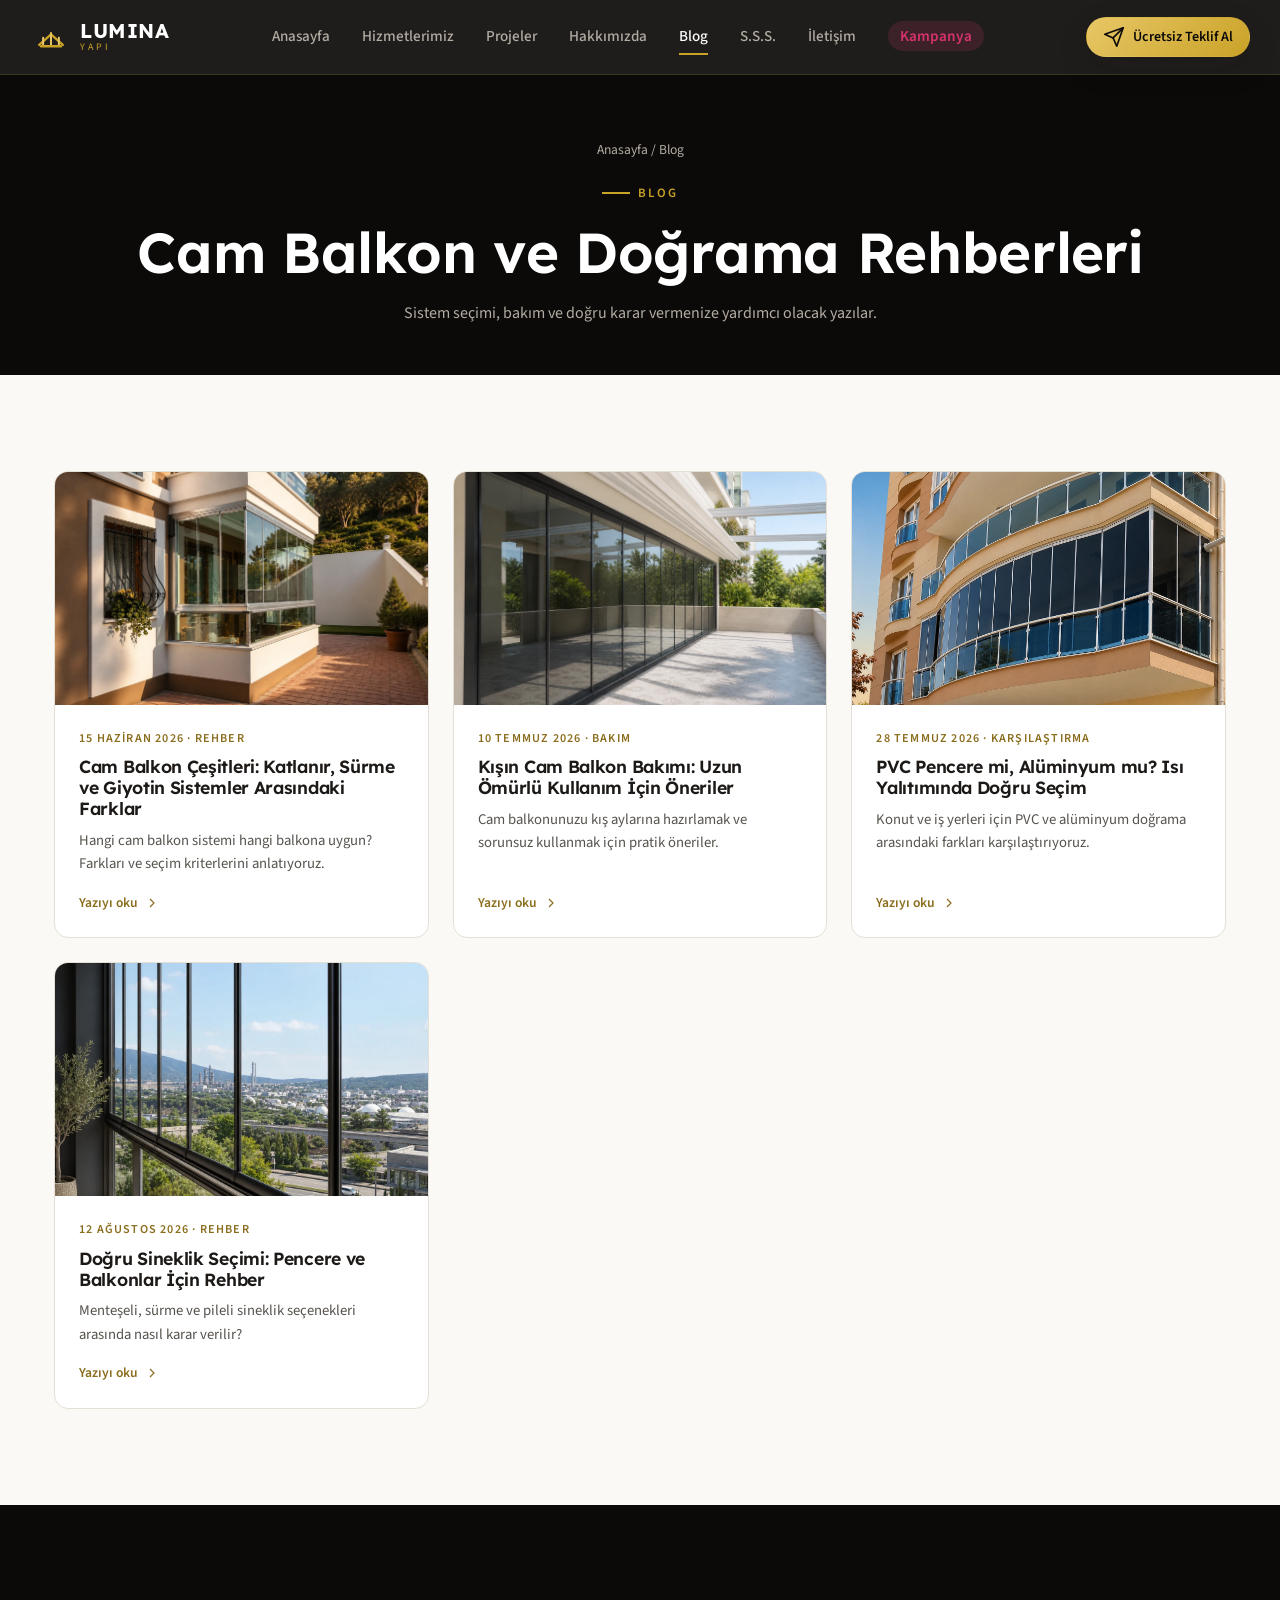
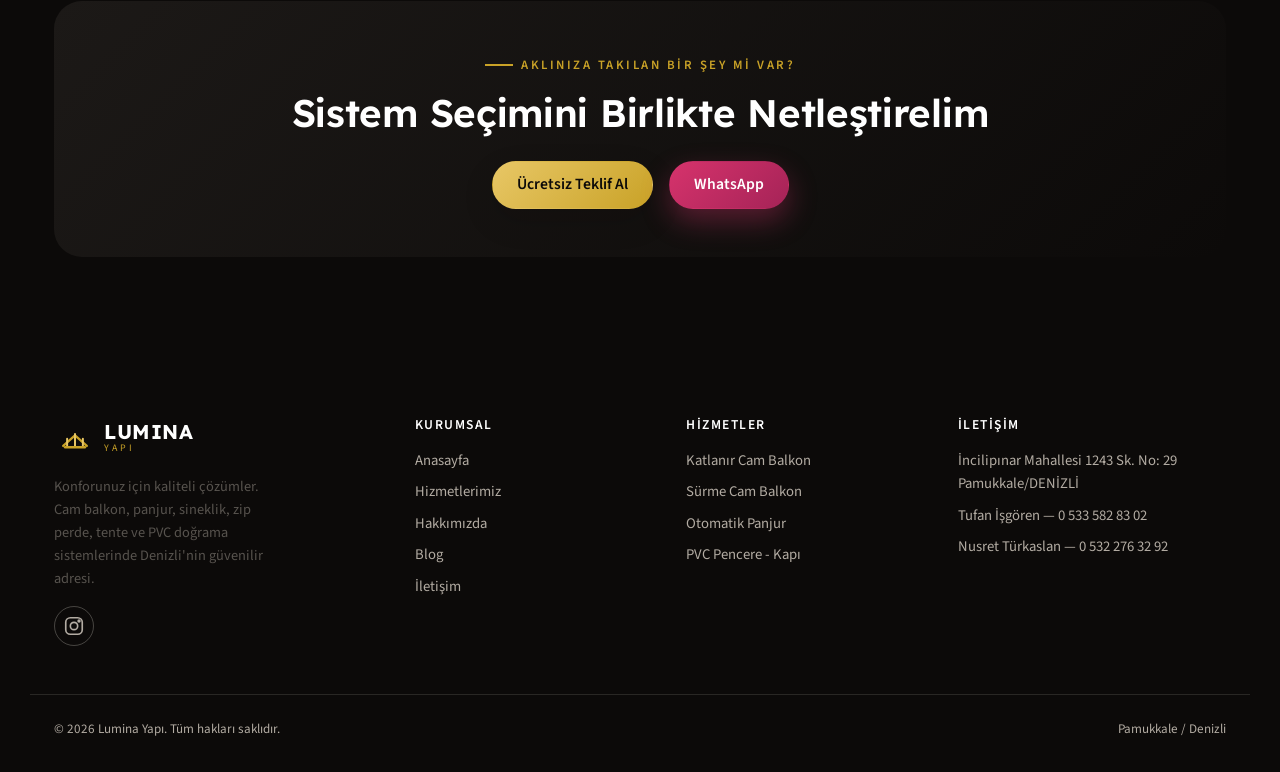
<file: blog.html>
<!DOCTYPE html>
<html lang="tr">
<head>
<meta charset="UTF-8">
<meta name="viewport" content="width=device-width, initial-scale=1">
<title>Blog | Cam Balkon Rehberleri ve Bakım Önerileri — Lumina Yapı</title>
<meta name="description" content="Cam balkon sistemleri, PVC ve alüminyum doğrama, sineklik seçimi ve bakım önerileri üzerine Lumina Yapı blog yazıları.">
<link rel="canonical" href="https://www.luminacambalkon.com.tr/blog.html">
<meta name="robots" content="index, follow">
<meta property="og:type" content="website">
<meta property="og:site_name" content="Lumina Yapı">
<meta property="og:locale" content="tr_TR">
<meta property="og:title" content="Blog — Lumina Yapı">
<meta property="og:description" content="Cam balkon, panjur, sineklik ve doğrama sistemleri üzerine rehber yazıları.">
<meta property="og:url" content="https://www.luminacambalkon.com.tr/blog.html">
<meta name="twitter:card" content="summary">
<link rel="icon" type="image/svg+xml" href="assets/favicon.svg">
<link rel="preconnect" href="https://fonts.googleapis.com">
<link rel="preconnect" href="https://fonts.gstatic.com" crossorigin>
<link href="https://fonts.googleapis.com/css2?family=Lexend:wght@400;500;600;700&family=Source+Sans+3:wght@300;400;500;600;700&display=swap" rel="stylesheet">
<link rel="stylesheet" href="css/style.css">

<script type="application/ld+json">
{
  "@context": "https://schema.org",
  "@type": "BreadcrumbList",
  "itemListElement": [
    { "@type": "ListItem", "position": 1, "name": "Anasayfa", "item": "https://www.luminacambalkon.com.tr/" },
    { "@type": "ListItem", "position": 2, "name": "Blog", "item": "https://www.luminacambalkon.com.tr/blog.html" }
  ]
}
</script>
<script type="application/ld+json">
{
  "@context": "https://schema.org",
  "@type": "Blog",
  "name": "Lumina Yapı Blog",
  "url": "https://www.luminacambalkon.com.tr/blog.html",
  "publisher": { "@type": "Organization", "name": "Lumina Yapı" },
  "blogPost": [
    { "@type": "BlogPosting", "headline": "Cam Balkon Çeşitleri: Katlanır, Sürme ve Giyotin Sistemler Arasındaki Farklar", "url": "https://www.luminacambalkon.com.tr/blog/cam-balkon-cesitleri.html", "datePublished": "2026-06-15" },
    { "@type": "BlogPosting", "headline": "Kışın Cam Balkon Bakımı: Uzun Ömürlü Kullanım İçin Öneriler", "url": "https://www.luminacambalkon.com.tr/blog/cam-balkon-kis-bakimi.html", "datePublished": "2026-07-10" },
    { "@type": "BlogPosting", "headline": "PVC Pencere mi, Alüminyum mu? Isı Yalıtımında Doğru Seçim", "url": "https://www.luminacambalkon.com.tr/blog/pvc-mi-aluminyum-mu.html", "datePublished": "2026-07-28" },
    { "@type": "BlogPosting", "headline": "Doğru Sineklik Seçimi: Pencere ve Balkonlar İçin Rehber", "url": "https://www.luminacambalkon.com.tr/blog/dogru-sineklik-secimi.html", "datePublished": "2026-08-12" }
  ]
}
</script>
</head>
<body>
<a class="skip-link" href="#main">İçeriğe geç</a>

<header class="site-header">
  <div class="container header-inner">
    <a class="brand" href="index.html" aria-label="Lumina Yapı anasayfa">
      <svg class="brand-mark" viewBox="0 0 64 64" aria-hidden="true">
        <path d="M14 44 L32 28 L50 44" stroke="#c9a227" stroke-width="3.5" fill="none" stroke-linecap="round" stroke-linejoin="round"/>
        <path d="M20 44 V33 M32 44 V26 M44 44 V33" stroke="#e8c766" stroke-width="3" stroke-linecap="round"/>
        <rect x="15" y="44" width="34" height="4" rx="2" fill="#c9a227"/>
      </svg>
      <span class="brand-text"><strong>LUMINA</strong><span>Yapı</span></span>
    </a>
    <nav class="main-nav" id="main-nav" aria-label="Ana menü">
      <ul>
        <li><a href="index.html">Anasayfa</a></li>
        <li><a href="hizmetler.html">Hizmetlerimiz</a></li>
        <li><a href="projeler.html">Projeler</a></li>
        <li><a href="hakkimizda.html">Hakkımızda</a></li>
        <li><a href="blog.html" aria-current="page">Blog</a></li>
        <li><a href="index.html#sss">S.S.S.</a></li>
        <li><a href="iletisim.html">İletişim</a></li>
        <li><a class="nav-pill" href="index.html#kampanya">Kampanya</a></li>
      </ul>
    </nav>
    <div class="header-actions">
      <a class="btn btn-gold btn-sm btn-gold-desktop" href="iletisim.html#teklif-al">
        <svg class="icon" viewBox="0 0 24 24" aria-hidden="true"><path d="M22 2L11 13" stroke-linecap="round" stroke-linejoin="round"/><path d="M22 2l-7 20-4-9-9-4 20-7Z" stroke-linejoin="round"/></svg>
        Ücretsiz Teklif Al
      </a>
      <button class="nav-toggle" aria-label="Menüyü aç" aria-expanded="false" aria-controls="main-nav">
        <svg class="icon" viewBox="0 0 24 24" aria-hidden="true"><path d="M4 6h16M4 12h16M4 18h16" stroke-linecap="round"/></svg>
      </button>
    </div>
  </div>
</header>

<main id="main">
  <section class="page-hero">
    <div class="container">
      <div class="breadcrumb"><a href="index.html">Anasayfa</a> / Blog</div>
      <span class="kicker" style="justify-content:center">Blog</span>
      <h1>Cam Balkon ve Doğrama Rehberleri</h1>
      <p style="max-width:60ch;margin:0 auto;color:var(--color-on-dark-muted)">Sistem seçimi, bakım ve doğru karar vermenize yardımcı olacak yazılar.</p>
    </div>
  </section>

  <section>
    <div class="container">
      <div class="blog-grid">
        <article class="blog-card reveal">
          <a href="blog/cam-balkon-cesitleri.html" class="blog-card-media">
            <img src="assets/photos/lumina-hero.webp" alt="Lumina cam balkon uygulaması" loading="lazy">
          </a>
          <div class="blog-card-body">
            <span class="blog-date">15 Haziran 2026 · Rehber</span>
            <h3><a href="blog/cam-balkon-cesitleri.html">Cam Balkon Çeşitleri: Katlanır, Sürme ve Giyotin Sistemler Arasındaki Farklar</a></h3>
            <p>Hangi cam balkon sistemi hangi balkona uygun? Farkları ve seçim kriterlerini anlatıyoruz.</p>
            <a class="service-link" href="blog/cam-balkon-cesitleri.html">Yazıyı oku <svg class="icon" viewBox="0 0 24 24" aria-hidden="true"><path d="M9 6l6 6-6 6"/></svg></a>
          </div>
        </article>

        <article class="blog-card reveal">
          <a href="blog/cam-balkon-kis-bakimi.html" class="blog-card-media">
            <img src="assets/photos/lumina-sliding.webp" alt="Uzun sürme cam balkon uygulaması" loading="lazy">
          </a>
          <div class="blog-card-body">
            <span class="blog-date">10 Temmuz 2026 · Bakım</span>
            <h3><a href="blog/cam-balkon-kis-bakimi.html">Kışın Cam Balkon Bakımı: Uzun Ömürlü Kullanım İçin Öneriler</a></h3>
            <p>Cam balkonunuzu kış aylarına hazırlamak ve sorunsuz kullanmak için pratik öneriler.</p>
            <a class="service-link" href="blog/cam-balkon-kis-bakimi.html">Yazıyı oku <svg class="icon" viewBox="0 0 24 24" aria-hidden="true"><path d="M9 6l6 6-6 6"/></svg></a>
          </div>
        </article>

        <article class="blog-card reveal">
          <a href="blog/pvc-mi-aluminyum-mu.html" class="blog-card-media">
            <img src="assets/photos/lumina-project.webp" alt="Kavisli cam balkon cephe uygulaması" loading="lazy">
          </a>
          <div class="blog-card-body">
            <span class="blog-date">28 Temmuz 2026 · Karşılaştırma</span>
            <h3><a href="blog/pvc-mi-aluminyum-mu.html">PVC Pencere mi, Alüminyum mu? Isı Yalıtımında Doğru Seçim</a></h3>
            <p>Konut ve iş yerleri için PVC ve alüminyum doğrama arasındaki farkları karşılaştırıyoruz.</p>
            <a class="service-link" href="blog/pvc-mi-aluminyum-mu.html">Yazıyı oku <svg class="icon" viewBox="0 0 24 24" aria-hidden="true"><path d="M9 6l6 6-6 6"/></svg></a>
          </div>
        </article>

        <article class="blog-card reveal">
          <a href="blog/dogru-sineklik-secimi.html" class="blog-card-media">
            <img src="assets/photos/lumina-interior.webp" alt="Cam balkon içinden şehir manzarası" loading="lazy">
          </a>
          <div class="blog-card-body">
            <span class="blog-date">12 Ağustos 2026 · Rehber</span>
            <h3><a href="blog/dogru-sineklik-secimi.html">Doğru Sineklik Seçimi: Pencere ve Balkonlar İçin Rehber</a></h3>
            <p>Menteşeli, sürme ve pileli sineklik seçenekleri arasında nasıl karar verilir?</p>
            <a class="service-link" href="blog/dogru-sineklik-secimi.html">Yazıyı oku <svg class="icon" viewBox="0 0 24 24" aria-hidden="true"><path d="M9 6l6 6-6 6"/></svg></a>
          </div>
        </article>
      </div>
    </div>
  </section>

  <section class="section-dark">
    <div class="container">
      <div class="cta-band reveal">
        <span class="kicker" style="justify-content:center">Aklınıza Takılan Bir Şey mi Var?</span>
        <h2>Sistem Seçimini Birlikte Netleştirelim</h2>
        <div class="btn-row">
          <a class="btn btn-gold" href="iletisim.html#teklif-al">Ücretsiz Teklif Al</a>
          <a class="btn btn-campaign" href="https://wa.me/905335828302" target="_blank" rel="noopener">WhatsApp</a>
        </div>
      </div>
    </div>
  </section>
</main>

<footer class="site-footer">
  <div class="container footer-grid">
    <div class="footer-about">
      <a class="brand" href="index.html" style="margin-bottom:var(--space-3)">
        <svg class="brand-mark" viewBox="0 0 64 64" aria-hidden="true">
          <path d="M14 44 L32 28 L50 44" stroke="#c9a227" stroke-width="3.5" fill="none" stroke-linecap="round" stroke-linejoin="round"/>
          <path d="M20 44 V33 M32 44 V26 M44 44 V33" stroke="#e8c766" stroke-width="3" stroke-linecap="round"/>
          <rect x="15" y="44" width="34" height="4" rx="2" fill="#c9a227"/>
        </svg>
        <span class="brand-text"><strong>LUMINA</strong><span>Yapı</span></span>
      </a>
      <p>Konforunuz için kaliteli çözümler. Cam balkon, panjur, sineklik, zip perde, tente ve PVC doğrama sistemlerinde Denizli'nin güvenilir adresi.</p>
      <div class="social-row">
        <a href="https://www.instagram.com/luminacambalkon20" target="_blank" rel="noopener" aria-label="Instagram">
          <svg class="icon" viewBox="0 0 24 24" aria-hidden="true"><rect x="3" y="3" width="18" height="18" rx="5"/><circle cx="12" cy="12" r="4"/><circle cx="17.5" cy="6.5" r="1"/></svg>
        </a>
      </div>
    </div>
    <div>
      <h4>Kurumsal</h4>
      <ul>
        <li><a href="index.html">Anasayfa</a></li>
        <li><a href="hizmetler.html">Hizmetlerimiz</a></li>
        <li><a href="hakkimizda.html">Hakkımızda</a></li>
        <li><a href="blog.html">Blog</a></li>
        <li><a href="iletisim.html">İletişim</a></li>
      </ul>
    </div>
    <div>
      <h4>Hizmetler</h4>
      <ul>
        <li><a href="hizmetler.html#katlanir-cam-balkon">Katlanır Cam Balkon</a></li>
        <li><a href="hizmetler.html#surme-cam-balkon">Sürme Cam Balkon</a></li>
        <li><a href="hizmetler.html#otomatik-panjur">Otomatik Panjur</a></li>
        <li><a href="hizmetler.html#pvc-pencere-kapi">PVC Pencere - Kapı</a></li>
      </ul>
    </div>
    <div>
      <h4>İletişim</h4>
      <ul>
        <li>İncilipınar Mahallesi 1243 Sk. No: 29<br>Pamukkale/DENİZLİ</li>
        <li><a href="tel:+905335828302">Tufan İşgören — 0 533 582 83 02</a></li>
        <li><a href="tel:+905322763292">Nusret Türkaslan — 0 532 276 32 92</a></li>
      </ul>
    </div>
  </div>
  <div class="container footer-bottom">
    <span>© <span id="year">2026</span> Lumina Yapı. Tüm hakları saklıdır.</span>
    <span>Pamukkale / Denizli</span>
  </div>
</footer>

<div class="mobile-callbar">
  <a class="btn btn-gold btn-sm" href="tel:+905335828302">Ara</a>
  <a class="btn btn-campaign btn-sm" href="https://wa.me/905335828302" target="_blank" rel="noopener">WhatsApp</a>
</div>

<script src="js/main.js"></script>
</body>
</html>
</file>
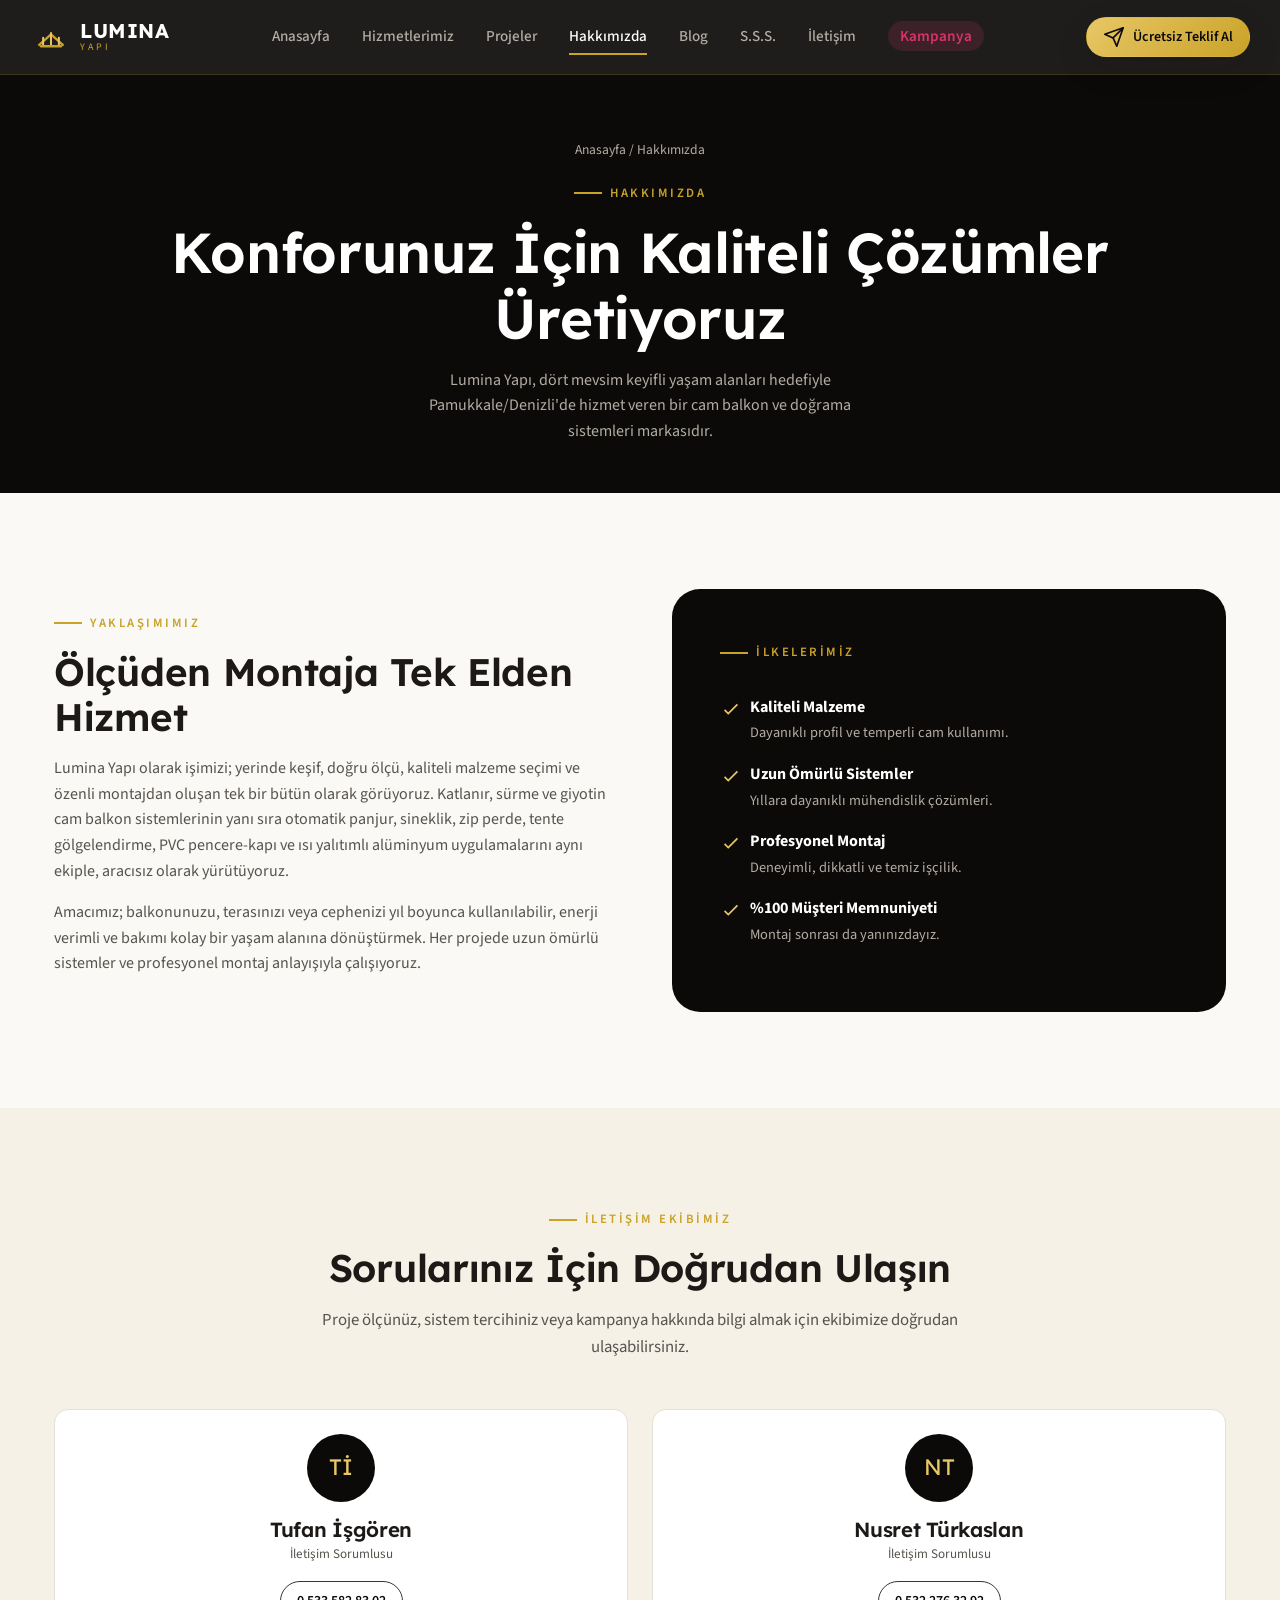
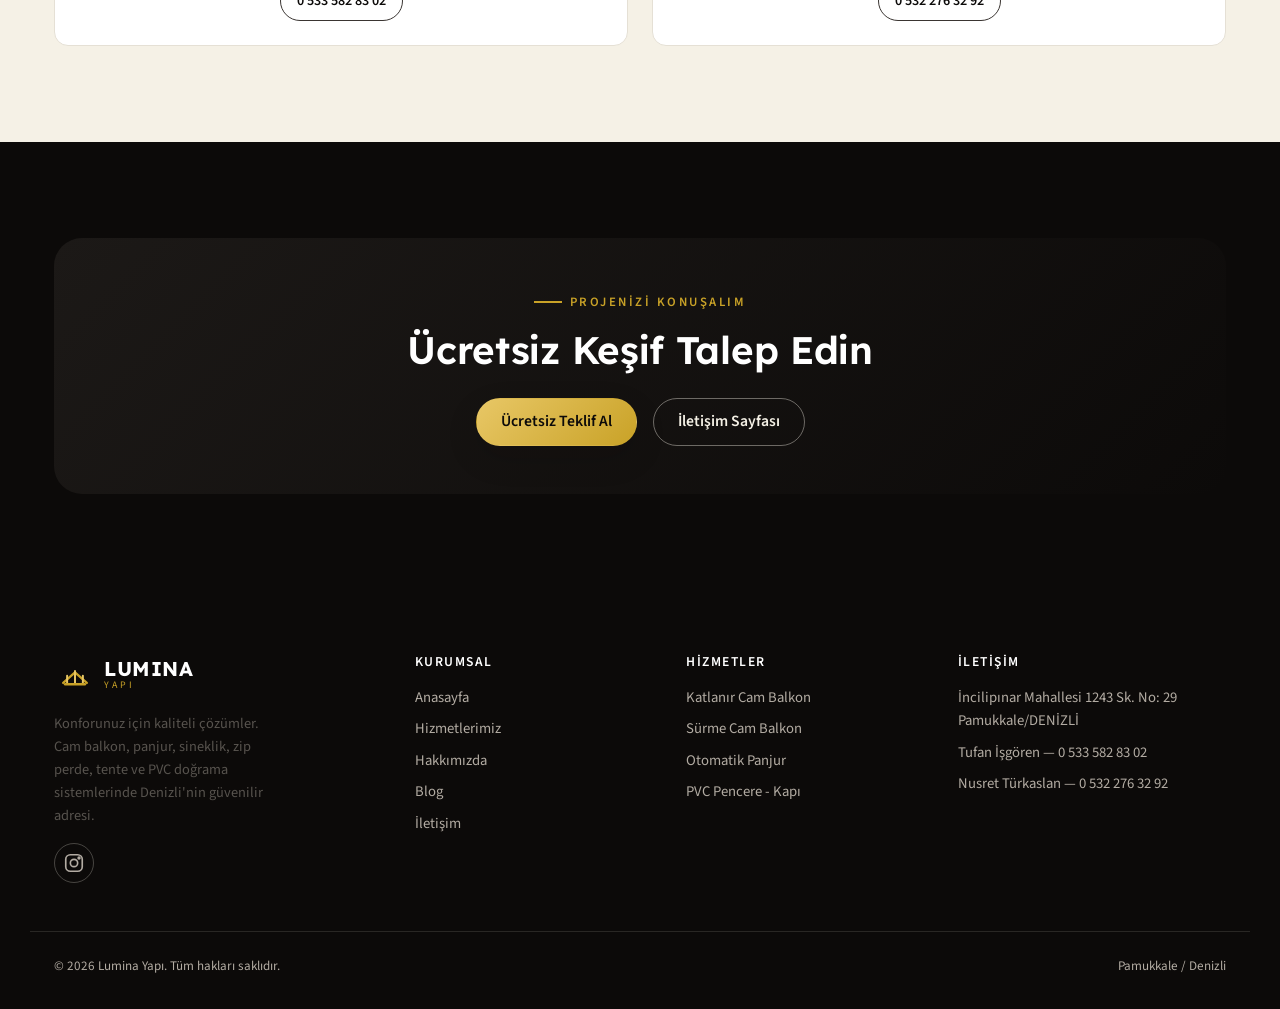
<file: hakkimizda.html>
<!DOCTYPE html>
<html lang="tr">
<head>
<meta charset="UTF-8">
<meta name="viewport" content="width=device-width, initial-scale=1">
<title>Hakkımızda | Lumina Yapı — Pamukkale/Denizli</title>
<meta name="description" content="Lumina Yapı hakkında: Pamukkale/Denizli merkezli ekibimiz, çalışma prensiplerimiz ve cam balkon, panjur, sineklik, PVC doğrama alanındaki yaklaşımımız.">
<link rel="canonical" href="https://www.luminacambalkon.com.tr/hakkimizda.html">
<meta name="robots" content="index, follow">
<meta property="og:type" content="website">
<meta property="og:site_name" content="Lumina Yapı">
<meta property="og:locale" content="tr_TR">
<meta property="og:title" content="Hakkımızda — Lumina Yapı">
<meta property="og:description" content="Pamukkale/Denizli merkezli Lumina Yapı ekibini ve çalışma prensiplerimizi tanıyın.">
<meta property="og:url" content="https://www.luminacambalkon.com.tr/hakkimizda.html">
<meta name="twitter:card" content="summary">
<link rel="icon" type="image/svg+xml" href="assets/favicon.svg">
<link rel="preconnect" href="https://fonts.googleapis.com">
<link rel="preconnect" href="https://fonts.gstatic.com" crossorigin>
<link href="https://fonts.googleapis.com/css2?family=Lexend:wght@400;500;600;700&family=Source+Sans+3:wght@300;400;500;600;700&display=swap" rel="stylesheet">
<link rel="stylesheet" href="css/style.css">

<script type="application/ld+json">
{
  "@context": "https://schema.org",
  "@type": "BreadcrumbList",
  "itemListElement": [
    { "@type": "ListItem", "position": 1, "name": "Anasayfa", "item": "https://www.luminacambalkon.com.tr/" },
    { "@type": "ListItem", "position": 2, "name": "Hakkımızda", "item": "https://www.luminacambalkon.com.tr/hakkimizda.html" }
  ]
}
</script>
</head>
<body>
<a class="skip-link" href="#main">İçeriğe geç</a>

<header class="site-header">
  <div class="container header-inner">
    <a class="brand" href="index.html" aria-label="Lumina Yapı anasayfa">
      <svg class="brand-mark" viewBox="0 0 64 64" aria-hidden="true">
        <path d="M14 44 L32 28 L50 44" stroke="#c9a227" stroke-width="3.5" fill="none" stroke-linecap="round" stroke-linejoin="round"/>
        <path d="M20 44 V33 M32 44 V26 M44 44 V33" stroke="#e8c766" stroke-width="3" stroke-linecap="round"/>
        <rect x="15" y="44" width="34" height="4" rx="2" fill="#c9a227"/>
      </svg>
      <span class="brand-text"><strong>LUMINA</strong><span>Yapı</span></span>
    </a>
    <nav class="main-nav" id="main-nav" aria-label="Ana menü">
      <ul>
        <li><a href="index.html">Anasayfa</a></li>
        <li><a href="hizmetler.html">Hizmetlerimiz</a></li>
        <li><a href="projeler.html">Projeler</a></li>
        <li><a href="hakkimizda.html" aria-current="page">Hakkımızda</a></li>
        <li><a href="blog.html">Blog</a></li>
        <li><a href="index.html#sss">S.S.S.</a></li>
        <li><a href="iletisim.html">İletişim</a></li>
        <li><a class="nav-pill" href="index.html#kampanya">Kampanya</a></li>
      </ul>
    </nav>
    <div class="header-actions">
      <a class="btn btn-gold btn-sm btn-gold-desktop" href="iletisim.html#teklif-al">
        <svg class="icon" viewBox="0 0 24 24" aria-hidden="true"><path d="M22 2L11 13" stroke-linecap="round" stroke-linejoin="round"/><path d="M22 2l-7 20-4-9-9-4 20-7Z" stroke-linejoin="round"/></svg>
        Ücretsiz Teklif Al
      </a>
      <button class="nav-toggle" aria-label="Menüyü aç" aria-expanded="false" aria-controls="main-nav">
        <svg class="icon" viewBox="0 0 24 24" aria-hidden="true"><path d="M4 6h16M4 12h16M4 18h16" stroke-linecap="round"/></svg>
      </button>
    </div>
  </div>
</header>

<main id="main">
  <section class="page-hero">
    <div class="container">
      <div class="breadcrumb"><a href="index.html">Anasayfa</a> / Hakkımızda</div>
      <span class="kicker" style="justify-content:center">Hakkımızda</span>
      <h1>Konforunuz İçin Kaliteli Çözümler Üretiyoruz</h1>
      <p style="max-width:60ch;margin:0 auto;color:var(--color-on-dark-muted)">Lumina Yapı, dört mevsim keyifli yaşam alanları hedefiyle Pamukkale/Denizli'de hizmet veren bir cam balkon ve doğrama sistemleri markasıdır.</p>
    </div>
  </section>

  <section>
    <div class="container split">
      <div class="reveal">
        <span class="kicker">Yaklaşımımız</span>
        <h2>Ölçüden Montaja Tek Elden Hizmet</h2>
        <p>Lumina Yapı olarak işimizi; yerinde keşif, doğru ölçü, kaliteli malzeme seçimi ve özenli montajdan oluşan tek bir bütün olarak görüyoruz. Katlanır, sürme ve giyotin cam balkon sistemlerinin yanı sıra otomatik panjur, sineklik, zip perde, tente gölgelendirme, PVC pencere-kapı ve ısı yalıtımlı alüminyum uygulamalarını aynı ekiple, aracısız olarak yürütüyoruz.</p>
        <p>Amacımız; balkonunuzu, terasınızı veya cephenizi yıl boyunca kullanılabilir, enerji verimli ve bakımı kolay bir yaşam alanına dönüştürmek. Her projede uzun ömürlü sistemler ve profesyonel montaj anlayışıyla çalışıyoruz.</p>
      </div>
      <div class="stat-card reveal">
        <span class="kicker">İlkelerimiz</span>
        <ul class="check-list" style="margin-top:var(--space-3)">
          <li>
            <svg class="icon" viewBox="0 0 24 24" aria-hidden="true" style="color:var(--color-gold-light)"><path d="M5 13l4 4L19 7"/></svg>
            <div><strong style="color:#fff">Kaliteli Malzeme</strong><span style="color:var(--color-on-dark-muted)">Dayanıklı profil ve temperli cam kullanımı.</span></div>
          </li>
          <li>
            <svg class="icon" viewBox="0 0 24 24" aria-hidden="true" style="color:var(--color-gold-light)"><path d="M5 13l4 4L19 7"/></svg>
            <div><strong style="color:#fff">Uzun Ömürlü Sistemler</strong><span style="color:var(--color-on-dark-muted)">Yıllara dayanıklı mühendislik çözümleri.</span></div>
          </li>
          <li>
            <svg class="icon" viewBox="0 0 24 24" aria-hidden="true" style="color:var(--color-gold-light)"><path d="M5 13l4 4L19 7"/></svg>
            <div><strong style="color:#fff">Profesyonel Montaj</strong><span style="color:var(--color-on-dark-muted)">Deneyimli, dikkatli ve temiz işçilik.</span></div>
          </li>
          <li>
            <svg class="icon" viewBox="0 0 24 24" aria-hidden="true" style="color:var(--color-gold-light)"><path d="M5 13l4 4L19 7"/></svg>
            <div><strong style="color:#fff">%100 Müşteri Memnuniyeti</strong><span style="color:var(--color-on-dark-muted)">Montaj sonrası da yanınızdayız.</span></div>
          </li>
        </ul>
      </div>
    </div>
  </section>

  <section class="section-cream">
    <div class="container">
      <div class="section-head center reveal">
        <span class="kicker" style="justify-content:center">İletişim Ekibimiz</span>
        <h2>Sorularınız İçin Doğrudan Ulaşın</h2>
        <p>Proje ölçünüz, sistem tercihiniz veya kampanya hakkında bilgi almak için ekibimize doğrudan ulaşabilirsiniz.</p>
      </div>
      <div class="team-grid">
        <div class="team-card reveal">
          <div class="team-avatar">Tİ</div>
          <h3>Tufan İşgören</h3>
          <span class="role">İletişim Sorumlusu</span>
          <a class="btn btn-outline-dark btn-sm" href="tel:+905335828302">0 533 582 83 02</a>
        </div>
        <div class="team-card reveal">
          <div class="team-avatar">NT</div>
          <h3>Nusret Türkaslan</h3>
          <span class="role">İletişim Sorumlusu</span>
          <a class="btn btn-outline-dark btn-sm" href="tel:+905322763292">0 532 276 32 92</a>
        </div>
      </div>
    </div>
  </section>

  <section class="section-dark">
    <div class="container">
      <div class="cta-band reveal">
        <span class="kicker" style="justify-content:center">Projenizi Konuşalım</span>
        <h2>Ücretsiz Keşif Talep Edin</h2>
        <div class="btn-row">
          <a class="btn btn-gold" href="iletisim.html#teklif-al">Ücretsiz Teklif Al</a>
          <a class="btn btn-outline" href="iletisim.html">İletişim Sayfası</a>
        </div>
      </div>
    </div>
  </section>
</main>

<footer class="site-footer">
  <div class="container footer-grid">
    <div class="footer-about">
      <a class="brand" href="index.html" style="margin-bottom:var(--space-3)">
        <svg class="brand-mark" viewBox="0 0 64 64" aria-hidden="true">
          <path d="M14 44 L32 28 L50 44" stroke="#c9a227" stroke-width="3.5" fill="none" stroke-linecap="round" stroke-linejoin="round"/>
          <path d="M20 44 V33 M32 44 V26 M44 44 V33" stroke="#e8c766" stroke-width="3" stroke-linecap="round"/>
          <rect x="15" y="44" width="34" height="4" rx="2" fill="#c9a227"/>
        </svg>
        <span class="brand-text"><strong>LUMINA</strong><span>Yapı</span></span>
      </a>
      <p>Konforunuz için kaliteli çözümler. Cam balkon, panjur, sineklik, zip perde, tente ve PVC doğrama sistemlerinde Denizli'nin güvenilir adresi.</p>
      <div class="social-row">
        <a href="https://www.instagram.com/luminacambalkon20" target="_blank" rel="noopener" aria-label="Instagram">
          <svg class="icon" viewBox="0 0 24 24" aria-hidden="true"><rect x="3" y="3" width="18" height="18" rx="5"/><circle cx="12" cy="12" r="4"/><circle cx="17.5" cy="6.5" r="1"/></svg>
        </a>
      </div>
    </div>
    <div>
      <h4>Kurumsal</h4>
      <ul>
        <li><a href="index.html">Anasayfa</a></li>
        <li><a href="hizmetler.html">Hizmetlerimiz</a></li>
        <li><a href="hakkimizda.html">Hakkımızda</a></li>
        <li><a href="blog.html">Blog</a></li>
        <li><a href="iletisim.html">İletişim</a></li>
      </ul>
    </div>
    <div>
      <h4>Hizmetler</h4>
      <ul>
        <li><a href="hizmetler.html#katlanir-cam-balkon">Katlanır Cam Balkon</a></li>
        <li><a href="hizmetler.html#surme-cam-balkon">Sürme Cam Balkon</a></li>
        <li><a href="hizmetler.html#otomatik-panjur">Otomatik Panjur</a></li>
        <li><a href="hizmetler.html#pvc-pencere-kapi">PVC Pencere - Kapı</a></li>
      </ul>
    </div>
    <div>
      <h4>İletişim</h4>
      <ul>
        <li>İncilipınar Mahallesi 1243 Sk. No: 29<br>Pamukkale/DENİZLİ</li>
        <li><a href="tel:+905335828302">Tufan İşgören — 0 533 582 83 02</a></li>
        <li><a href="tel:+905322763292">Nusret Türkaslan — 0 532 276 32 92</a></li>
      </ul>
    </div>
  </div>
  <div class="container footer-bottom">
    <span>© <span id="year">2026</span> Lumina Yapı. Tüm hakları saklıdır.</span>
    <span>Pamukkale / Denizli</span>
  </div>
</footer>

<div class="mobile-callbar">
  <a class="btn btn-gold btn-sm" href="tel:+905335828302">Ara</a>
  <a class="btn btn-campaign btn-sm" href="https://wa.me/905335828302" target="_blank" rel="noopener">WhatsApp</a>
</div>

<script src="js/main.js"></script>
</body>
</html>
</file>
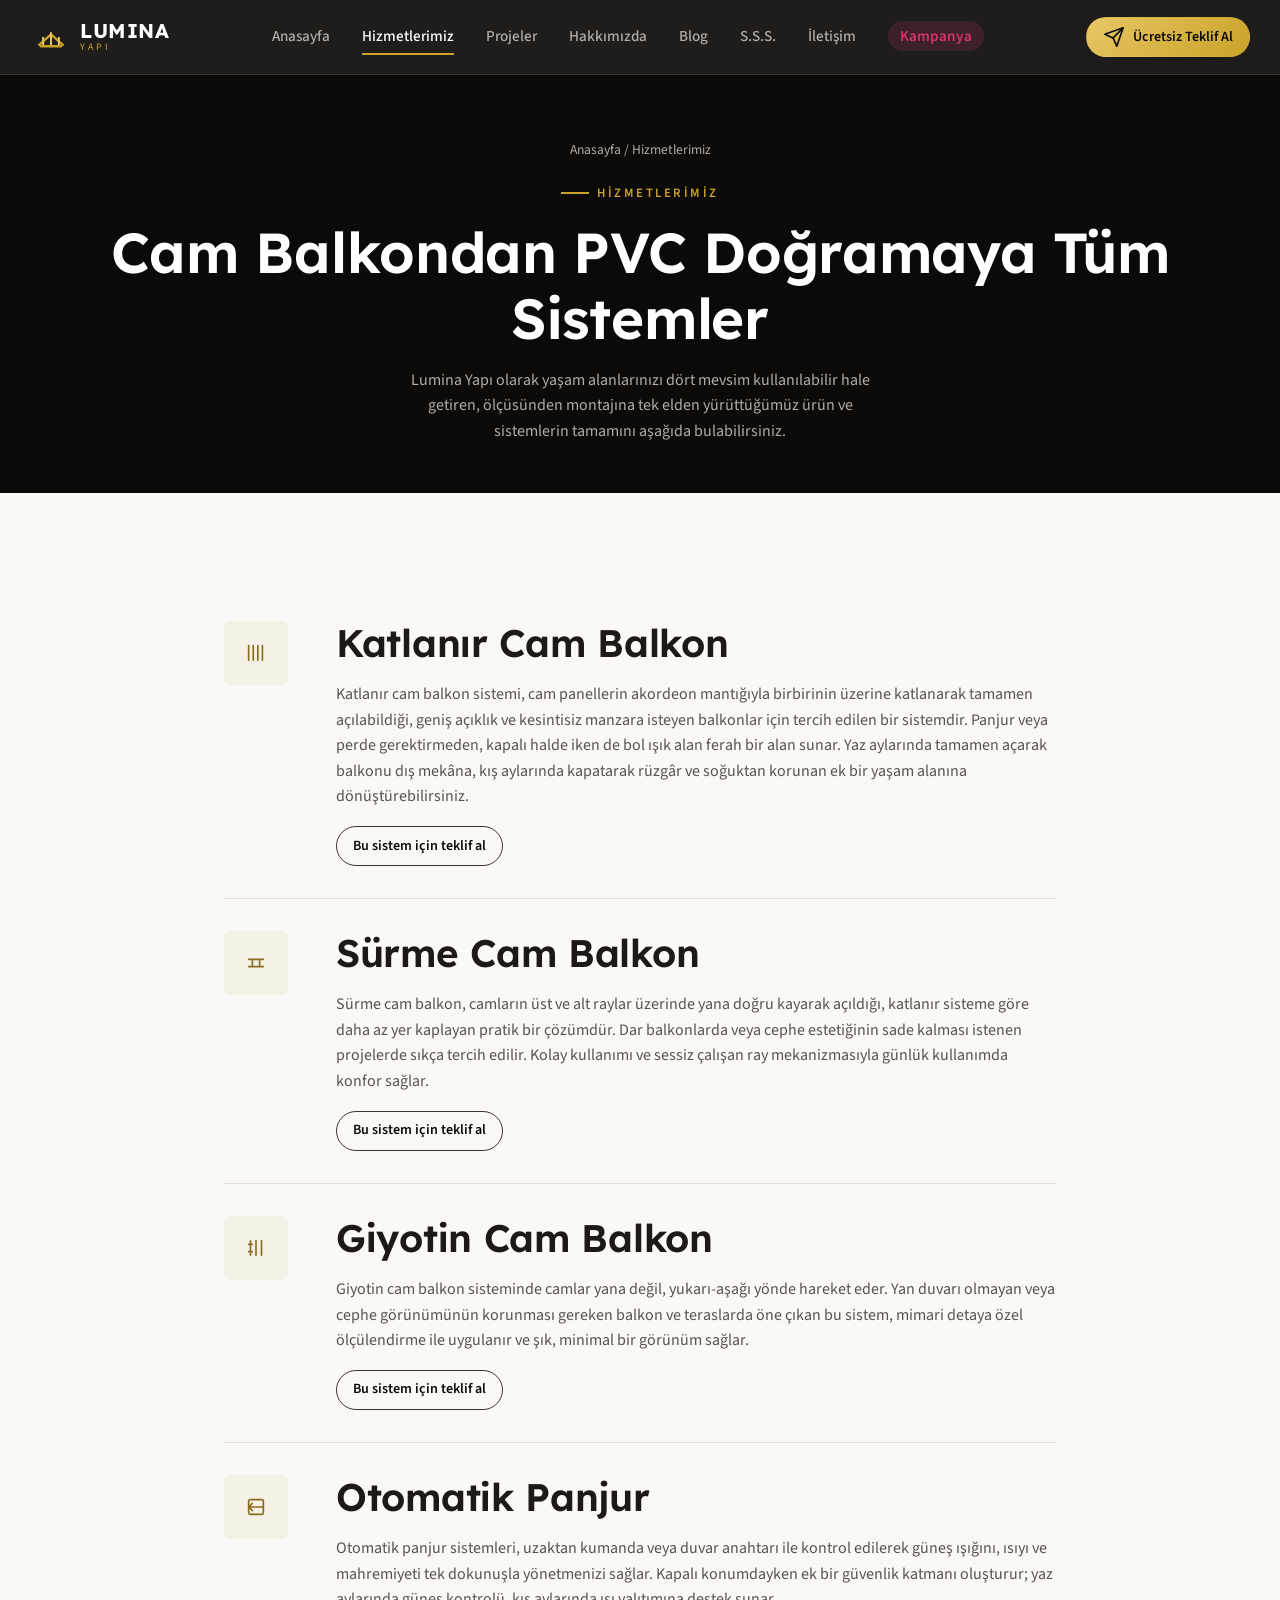
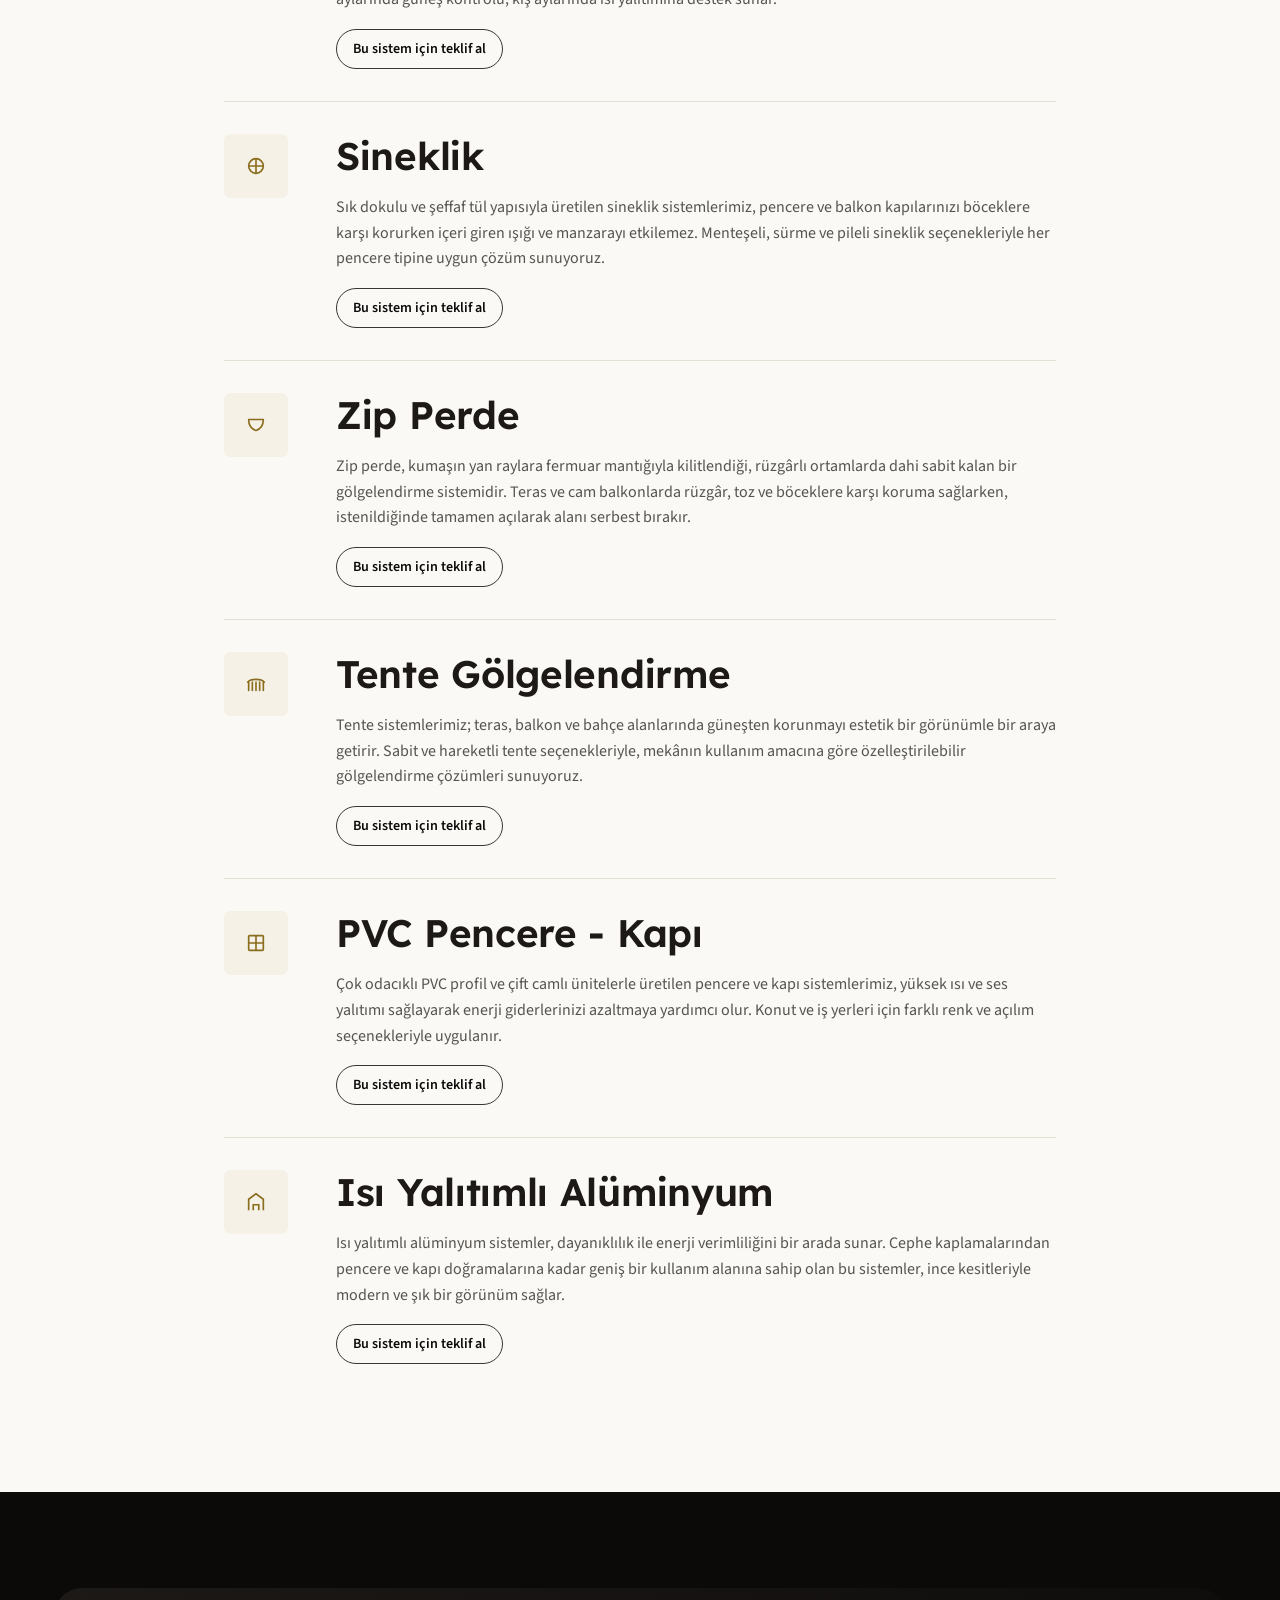
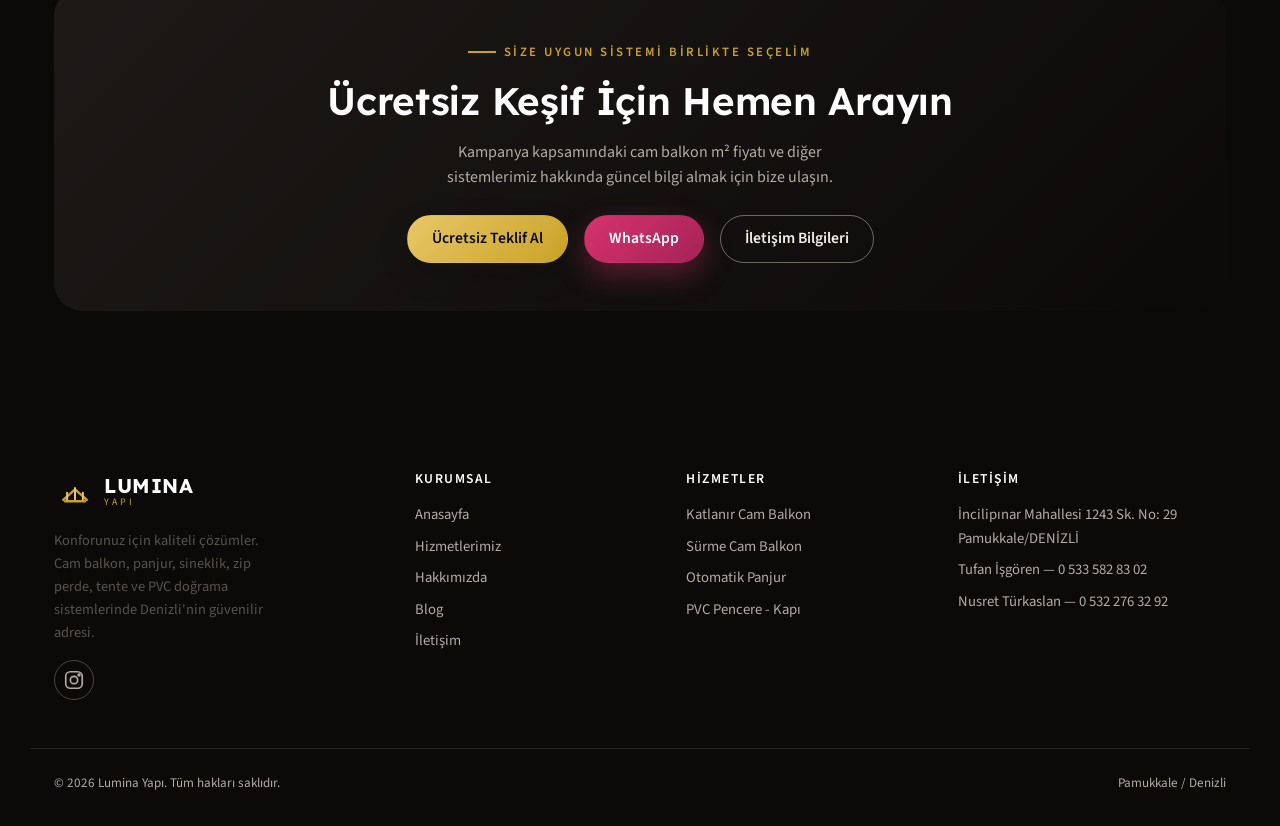
<file: hizmetler.html>
<!DOCTYPE html>
<html lang="tr">
<head>
<meta charset="UTF-8">
<meta name="viewport" content="width=device-width, initial-scale=1">
<title>Hizmetlerimiz | Cam Balkon, Panjur, Sineklik, PVC Doğrama — Lumina Yapı</title>
<meta name="description" content="Lumina Yapı hizmetleri: katlanır, sürme, giyotin cam balkon; otomatik panjur, sineklik, zip perde, tente gölgelendirme, PVC pencere-kapı ve ısı yalıtımlı alüminyum sistemleri.">
<link rel="canonical" href="https://www.luminacambalkon.com.tr/hizmetler.html">
<meta name="robots" content="index, follow">
<meta property="og:type" content="website">
<meta property="og:site_name" content="Lumina Yapı">
<meta property="og:locale" content="tr_TR">
<meta property="og:title" content="Hizmetlerimiz — Lumina Yapı">
<meta property="og:description" content="Katlanır, sürme, giyotin cam balkon; otomatik panjur, sineklik, zip perde, tente ve PVC pencere-kapı sistemleri.">
<meta property="og:url" content="https://www.luminacambalkon.com.tr/hizmetler.html">
<meta name="twitter:card" content="summary">
<link rel="icon" type="image/svg+xml" href="assets/favicon.svg">
<link rel="preconnect" href="https://fonts.googleapis.com">
<link rel="preconnect" href="https://fonts.gstatic.com" crossorigin>
<link href="https://fonts.googleapis.com/css2?family=Lexend:wght@400;500;600;700&family=Source+Sans+3:wght@300;400;500;600;700&display=swap" rel="stylesheet">
<link rel="stylesheet" href="css/style.css">

<script type="application/ld+json">
{
  "@context": "https://schema.org",
  "@type": "BreadcrumbList",
  "itemListElement": [
    { "@type": "ListItem", "position": 1, "name": "Anasayfa", "item": "https://www.luminacambalkon.com.tr/" },
    { "@type": "ListItem", "position": 2, "name": "Hizmetlerimiz", "item": "https://www.luminacambalkon.com.tr/hizmetler.html" }
  ]
}
</script>
</head>
<body>
<a class="skip-link" href="#main">İçeriğe geç</a>

<header class="site-header">
  <div class="container header-inner">
    <a class="brand" href="index.html" aria-label="Lumina Yapı anasayfa">
      <svg class="brand-mark" viewBox="0 0 64 64" aria-hidden="true">
        <path d="M14 44 L32 28 L50 44" stroke="#c9a227" stroke-width="3.5" fill="none" stroke-linecap="round" stroke-linejoin="round"/>
        <path d="M20 44 V33 M32 44 V26 M44 44 V33" stroke="#e8c766" stroke-width="3" stroke-linecap="round"/>
        <rect x="15" y="44" width="34" height="4" rx="2" fill="#c9a227"/>
      </svg>
      <span class="brand-text"><strong>LUMINA</strong><span>Yapı</span></span>
    </a>
    <nav class="main-nav" id="main-nav" aria-label="Ana menü">
      <ul>
        <li><a href="index.html">Anasayfa</a></li>
        <li><a href="hizmetler.html" aria-current="page">Hizmetlerimiz</a></li>
        <li><a href="projeler.html">Projeler</a></li>
        <li><a href="hakkimizda.html">Hakkımızda</a></li>
        <li><a href="blog.html">Blog</a></li>
        <li><a href="index.html#sss">S.S.S.</a></li>
        <li><a href="iletisim.html">İletişim</a></li>
        <li><a class="nav-pill" href="index.html#kampanya">Kampanya</a></li>
      </ul>
    </nav>
    <div class="header-actions">
      <a class="btn btn-gold btn-sm btn-gold-desktop" href="iletisim.html#teklif-al">
        <svg class="icon" viewBox="0 0 24 24" aria-hidden="true"><path d="M22 2L11 13" stroke-linecap="round" stroke-linejoin="round"/><path d="M22 2l-7 20-4-9-9-4 20-7Z" stroke-linejoin="round"/></svg>
        Ücretsiz Teklif Al
      </a>
      <button class="nav-toggle" aria-label="Menüyü aç" aria-expanded="false" aria-controls="main-nav">
        <svg class="icon" viewBox="0 0 24 24" aria-hidden="true"><path d="M4 6h16M4 12h16M4 18h16" stroke-linecap="round"/></svg>
      </button>
    </div>
  </div>
</header>

<main id="main">
  <section class="page-hero">
    <div class="container">
      <div class="breadcrumb"><a href="index.html">Anasayfa</a> / Hizmetlerimiz</div>
      <span class="kicker" style="justify-content:center">Hizmetlerimiz</span>
      <h1>Cam Balkondan PVC Doğramaya Tüm Sistemler</h1>
      <p style="max-width:60ch;margin:0 auto;color:var(--color-on-dark-muted)">Lumina Yapı olarak yaşam alanlarınızı dört mevsim kullanılabilir hale getiren, ölçüsünden montajına tek elden yürüttüğümüz ürün ve sistemlerin tamamını aşağıda bulabilirsiniz.</p>
    </div>
  </section>

  <section>
    <div class="container" style="max-width:880px">

      <div class="service-detail reveal" id="katlanir-cam-balkon">
        <span class="service-icon"><svg class="icon" viewBox="0 0 24 24" aria-hidden="true"><path d="M4 4v16M9 4v16M14 4v16M19 4v16" stroke-linecap="round"/></svg></span>
        <div>
          <h2>Katlanır Cam Balkon</h2>
          <p>Katlanır cam balkon sistemi, cam panellerin akordeon mantığıyla birbirinin üzerine katlanarak tamamen açılabildiği, geniş açıklık ve kesintisiz manzara isteyen balkonlar için tercih edilen bir sistemdir. Panjur veya perde gerektirmeden, kapalı halde iken de bol ışık alan ferah bir alan sunar. Yaz aylarında tamamen açarak balkonu dış mekâna, kış aylarında kapatarak rüzgâr ve soğuktan korunan ek bir yaşam alanına dönüştürebilirsiniz.</p>
          <a class="btn btn-outline-dark btn-sm" href="iletisim.html#teklif-al">Bu sistem için teklif al</a>
        </div>
      </div>

      <div class="service-detail reveal" id="surme-cam-balkon">
        <span class="service-icon"><svg class="icon" viewBox="0 0 24 24" aria-hidden="true"><path d="M4 8h16M4 16h16M8 8v8M16 8v8" stroke-linecap="round"/></svg></span>
        <div>
          <h2>Sürme Cam Balkon</h2>
          <p>Sürme cam balkon, camların üst ve alt raylar üzerinde yana doğru kayarak açıldığı, katlanır sisteme göre daha az yer kaplayan pratik bir çözümdür. Dar balkonlarda veya cephe estetiğinin sade kalması istenen projelerde sıkça tercih edilir. Kolay kullanımı ve sessiz çalışan ray mekanizmasıyla günlük kullanımda konfor sağlar.</p>
          <a class="btn btn-outline-dark btn-sm" href="iletisim.html#teklif-al">Bu sistem için teklif al</a>
        </div>
      </div>

      <div class="service-detail reveal" id="giyotin-cam-balkon">
        <span class="service-icon"><svg class="icon" viewBox="0 0 24 24" aria-hidden="true"><path d="M6 4v16M12 4v16M18 4v16M4 8h4M4 16h4" stroke-linecap="round"/></svg></span>
        <div>
          <h2>Giyotin Cam Balkon</h2>
          <p>Giyotin cam balkon sisteminde camlar yana değil, yukarı-aşağı yönde hareket eder. Yan duvarı olmayan veya cephe görünümünün korunması gereken balkon ve teraslarda öne çıkan bu sistem, mimari detaya özel ölçülendirme ile uygulanır ve şık, minimal bir görünüm sağlar.</p>
          <a class="btn btn-outline-dark btn-sm" href="iletisim.html#teklif-al">Bu sistem için teklif al</a>
        </div>
      </div>

      <div class="service-detail reveal" id="otomatik-panjur">
        <span class="service-icon"><svg class="icon" viewBox="0 0 24 24" aria-hidden="true"><path d="M4 12h16M4 12l4-4M4 12l4 4" stroke-linecap="round" stroke-linejoin="round"/><rect x="4" y="4" width="16" height="16" rx="2"/></svg></span>
        <div>
          <h2>Otomatik Panjur</h2>
          <p>Otomatik panjur sistemleri, uzaktan kumanda veya duvar anahtarı ile kontrol edilerek güneş ışığını, ısıyı ve mahremiyeti tek dokunuşla yönetmenizi sağlar. Kapalı konumdayken ek bir güvenlik katmanı oluşturur; yaz aylarında güneş kontrolü, kış aylarında ısı yalıtımına destek sunar.</p>
          <a class="btn btn-outline-dark btn-sm" href="iletisim.html#teklif-al">Bu sistem için teklif al</a>
        </div>
      </div>

      <div class="service-detail reveal" id="sineklik">
        <span class="service-icon"><svg class="icon" viewBox="0 0 24 24" aria-hidden="true"><circle cx="12" cy="12" r="8"/><path d="M12 4v16M4 12h16"/></svg></span>
        <div>
          <h2>Sineklik</h2>
          <p>Sık dokulu ve şeffaf tül yapısıyla üretilen sineklik sistemlerimiz, pencere ve balkon kapılarınızı böceklere karşı korurken içeri giren ışığı ve manzarayı etkilemez. Menteşeli, sürme ve pileli sineklik seçenekleriyle her pencere tipine uygun çözüm sunuyoruz.</p>
          <a class="btn btn-outline-dark btn-sm" href="iletisim.html#teklif-al">Bu sistem için teklif al</a>
        </div>
      </div>

      <div class="service-detail reveal" id="zip-perde">
        <span class="service-icon"><svg class="icon" viewBox="0 0 24 24" aria-hidden="true"><path d="M4 6h16M4 6c0 6 2 10 8 12 6-2 8-6 8-12" stroke-linecap="round" stroke-linejoin="round"/></svg></span>
        <div>
          <h2>Zip Perde</h2>
          <p>Zip perde, kumaşın yan raylara fermuar mantığıyla kilitlendiği, rüzgârlı ortamlarda dahi sabit kalan bir gölgelendirme sistemidir. Teras ve cam balkonlarda rüzgâr, toz ve böceklere karşı koruma sağlarken, istenildiğinde tamamen açılarak alanı serbest bırakır.</p>
          <a class="btn btn-outline-dark btn-sm" href="iletisim.html#teklif-al">Bu sistem için teklif al</a>
        </div>
      </div>

      <div class="service-detail reveal" id="tente-golgelendirme">
        <span class="service-icon"><svg class="icon" viewBox="0 0 24 24" aria-hidden="true"><path d="M3 10c3-4 15-4 18 0" stroke-linecap="round"/><path d="M4 10v9M20 10v9M8 10v9M12 10v9M16 10v9" stroke-linecap="round"/></svg></span>
        <div>
          <h2>Tente Gölgelendirme</h2>
          <p>Tente sistemlerimiz; teras, balkon ve bahçe alanlarında güneşten korunmayı estetik bir görünümle bir araya getirir. Sabit ve hareketli tente seçenekleriyle, mekânın kullanım amacına göre özelleştirilebilir gölgelendirme çözümleri sunuyoruz.</p>
          <a class="btn btn-outline-dark btn-sm" href="iletisim.html#teklif-al">Bu sistem için teklif al</a>
        </div>
      </div>

      <div class="service-detail reveal" id="pvc-pencere-kapi">
        <span class="service-icon"><svg class="icon" viewBox="0 0 24 24" aria-hidden="true"><rect x="4" y="4" width="16" height="16" rx="1"/><path d="M12 4v16M4 12h16"/></svg></span>
        <div>
          <h2>PVC Pencere - Kapı</h2>
          <p>Çok odacıklı PVC profil ve çift camlı ünitelerle üretilen pencere ve kapı sistemlerimiz, yüksek ısı ve ses yalıtımı sağlayarak enerji giderlerinizi azaltmaya yardımcı olur. Konut ve iş yerleri için farklı renk ve açılım seçenekleriyle uygulanır.</p>
          <a class="btn btn-outline-dark btn-sm" href="iletisim.html#teklif-al">Bu sistem için teklif al</a>
        </div>
      </div>

      <div class="service-detail reveal" id="isi-yalitimli-aluminyum">
        <span class="service-icon"><svg class="icon" viewBox="0 0 24 24" aria-hidden="true"><path d="M4 21V9l8-6 8 6v12" stroke-linejoin="round"/><path d="M9 21v-6h6v6"/></svg></span>
        <div>
          <h2>Isı Yalıtımlı Alüminyum</h2>
          <p>Isı yalıtımlı alüminyum sistemler, dayanıklılık ile enerji verimliliğini bir arada sunar. Cephe kaplamalarından pencere ve kapı doğramalarına kadar geniş bir kullanım alanına sahip olan bu sistemler, ince kesitleriyle modern ve şık bir görünüm sağlar.</p>
          <a class="btn btn-outline-dark btn-sm" href="iletisim.html#teklif-al">Bu sistem için teklif al</a>
        </div>
      </div>

    </div>
  </section>

  <section class="section-dark">
    <div class="container">
      <div class="cta-band reveal">
        <span class="kicker" style="justify-content:center">Size Uygun Sistemi Birlikte Seçelim</span>
        <h2>Ücretsiz Keşif İçin Hemen Arayın</h2>
        <p style="max-width:52ch;margin:0 auto">Kampanya kapsamındaki cam balkon m² fiyatı ve diğer sistemlerimiz hakkında güncel bilgi almak için bize ulaşın.</p>
        <div class="btn-row">
          <a class="btn btn-gold" href="iletisim.html#teklif-al">Ücretsiz Teklif Al</a>
          <a class="btn btn-campaign" href="https://wa.me/905335828302" target="_blank" rel="noopener">WhatsApp</a>
          <a class="btn btn-outline" href="iletisim.html">İletişim Bilgileri</a>
        </div>
      </div>
    </div>
  </section>
</main>

<footer class="site-footer">
  <div class="container footer-grid">
    <div class="footer-about">
      <a class="brand" href="index.html" style="margin-bottom:var(--space-3)">
        <svg class="brand-mark" viewBox="0 0 64 64" aria-hidden="true">
          <path d="M14 44 L32 28 L50 44" stroke="#c9a227" stroke-width="3.5" fill="none" stroke-linecap="round" stroke-linejoin="round"/>
          <path d="M20 44 V33 M32 44 V26 M44 44 V33" stroke="#e8c766" stroke-width="3" stroke-linecap="round"/>
          <rect x="15" y="44" width="34" height="4" rx="2" fill="#c9a227"/>
        </svg>
        <span class="brand-text"><strong>LUMINA</strong><span>Yapı</span></span>
      </a>
      <p>Konforunuz için kaliteli çözümler. Cam balkon, panjur, sineklik, zip perde, tente ve PVC doğrama sistemlerinde Denizli'nin güvenilir adresi.</p>
      <div class="social-row">
        <a href="https://www.instagram.com/luminacambalkon20" target="_blank" rel="noopener" aria-label="Instagram">
          <svg class="icon" viewBox="0 0 24 24" aria-hidden="true"><rect x="3" y="3" width="18" height="18" rx="5"/><circle cx="12" cy="12" r="4"/><circle cx="17.5" cy="6.5" r="1"/></svg>
        </a>
      </div>
    </div>
    <div>
      <h4>Kurumsal</h4>
      <ul>
        <li><a href="index.html">Anasayfa</a></li>
        <li><a href="hizmetler.html">Hizmetlerimiz</a></li>
        <li><a href="hakkimizda.html">Hakkımızda</a></li>
        <li><a href="blog.html">Blog</a></li>
        <li><a href="iletisim.html">İletişim</a></li>
      </ul>
    </div>
    <div>
      <h4>Hizmetler</h4>
      <ul>
        <li><a href="hizmetler.html#katlanir-cam-balkon">Katlanır Cam Balkon</a></li>
        <li><a href="hizmetler.html#surme-cam-balkon">Sürme Cam Balkon</a></li>
        <li><a href="hizmetler.html#otomatik-panjur">Otomatik Panjur</a></li>
        <li><a href="hizmetler.html#pvc-pencere-kapi">PVC Pencere - Kapı</a></li>
      </ul>
    </div>
    <div>
      <h4>İletişim</h4>
      <ul>
        <li>İncilipınar Mahallesi 1243 Sk. No: 29<br>Pamukkale/DENİZLİ</li>
        <li><a href="tel:+905335828302">Tufan İşgören — 0 533 582 83 02</a></li>
        <li><a href="tel:+905322763292">Nusret Türkaslan — 0 532 276 32 92</a></li>
      </ul>
    </div>
  </div>
  <div class="container footer-bottom">
    <span>© <span id="year">2026</span> Lumina Yapı. Tüm hakları saklıdır.</span>
    <span>Pamukkale / Denizli</span>
  </div>
</footer>

<div class="mobile-callbar">
  <a class="btn btn-gold btn-sm" href="tel:+905335828302">Ara</a>
  <a class="btn btn-campaign btn-sm" href="https://wa.me/905335828302" target="_blank" rel="noopener">WhatsApp</a>
</div>

<script src="js/main.js"></script>
</body>
</html>
</file>
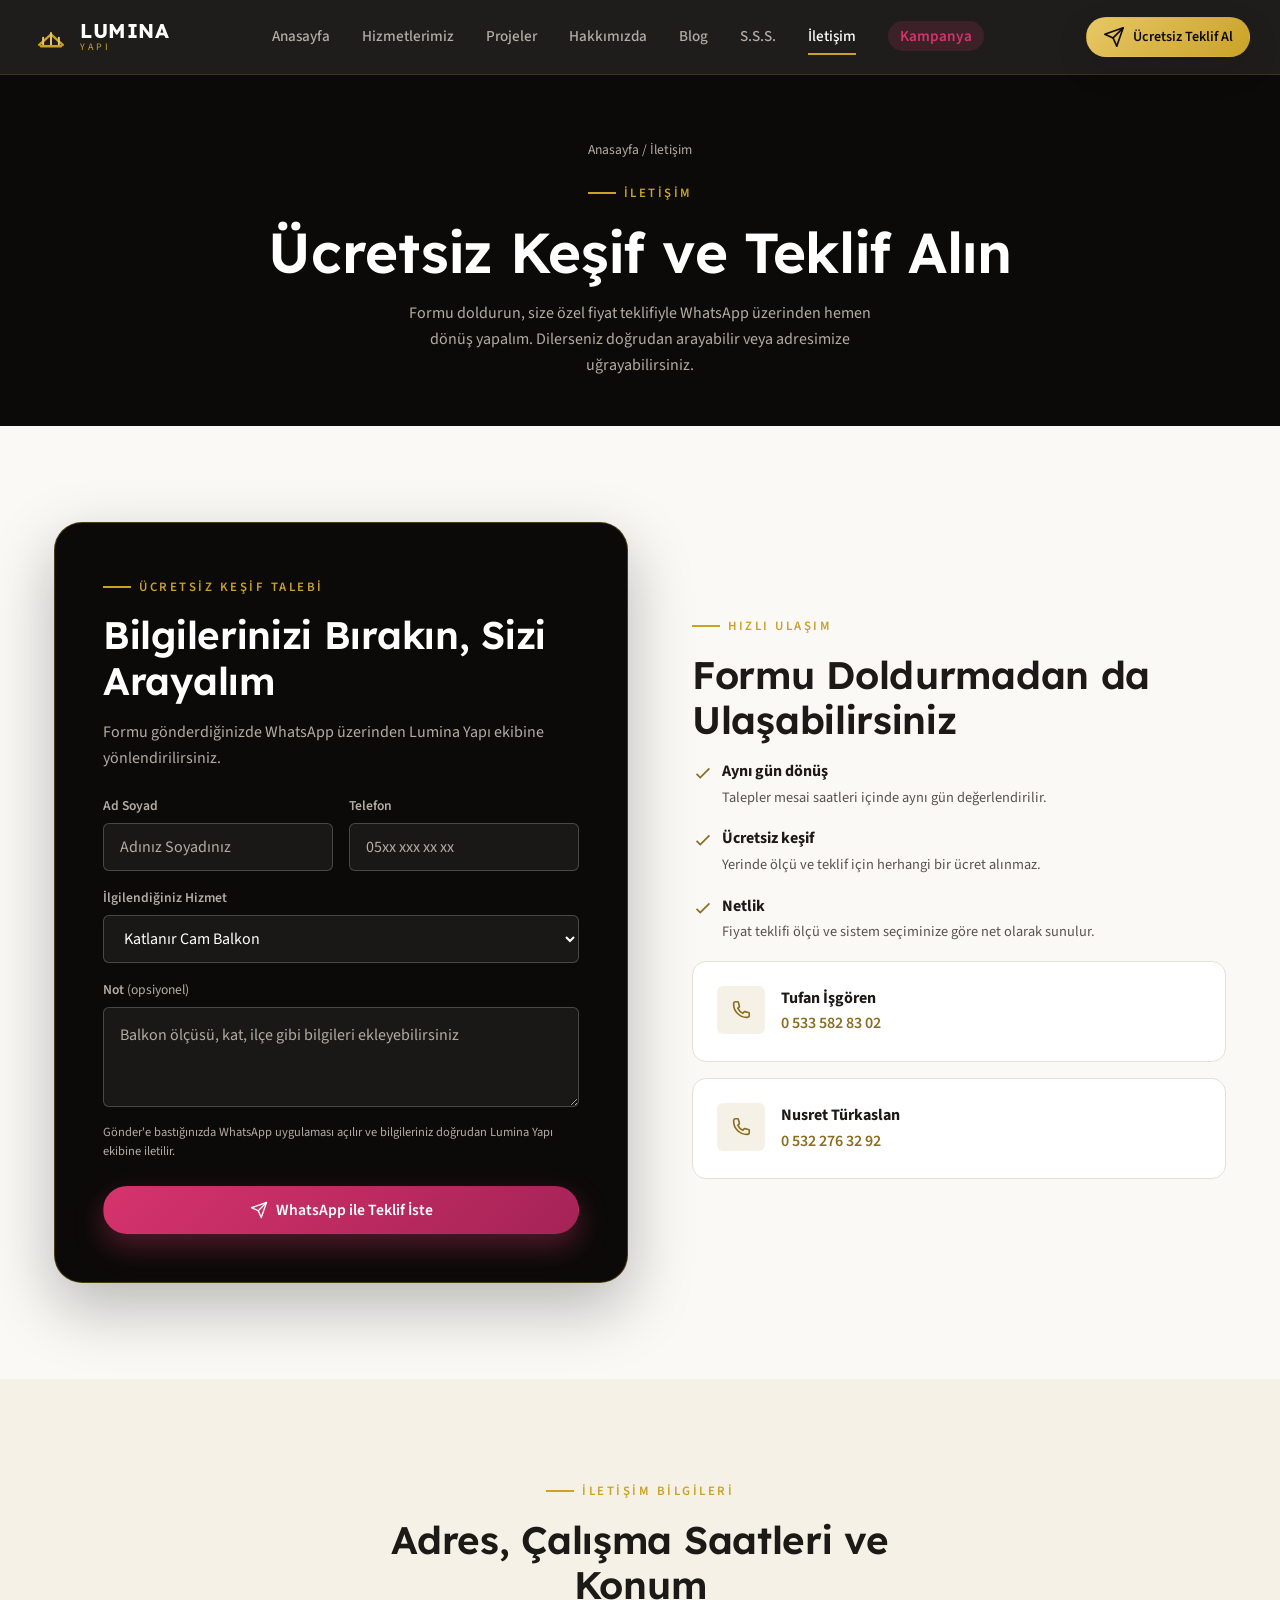
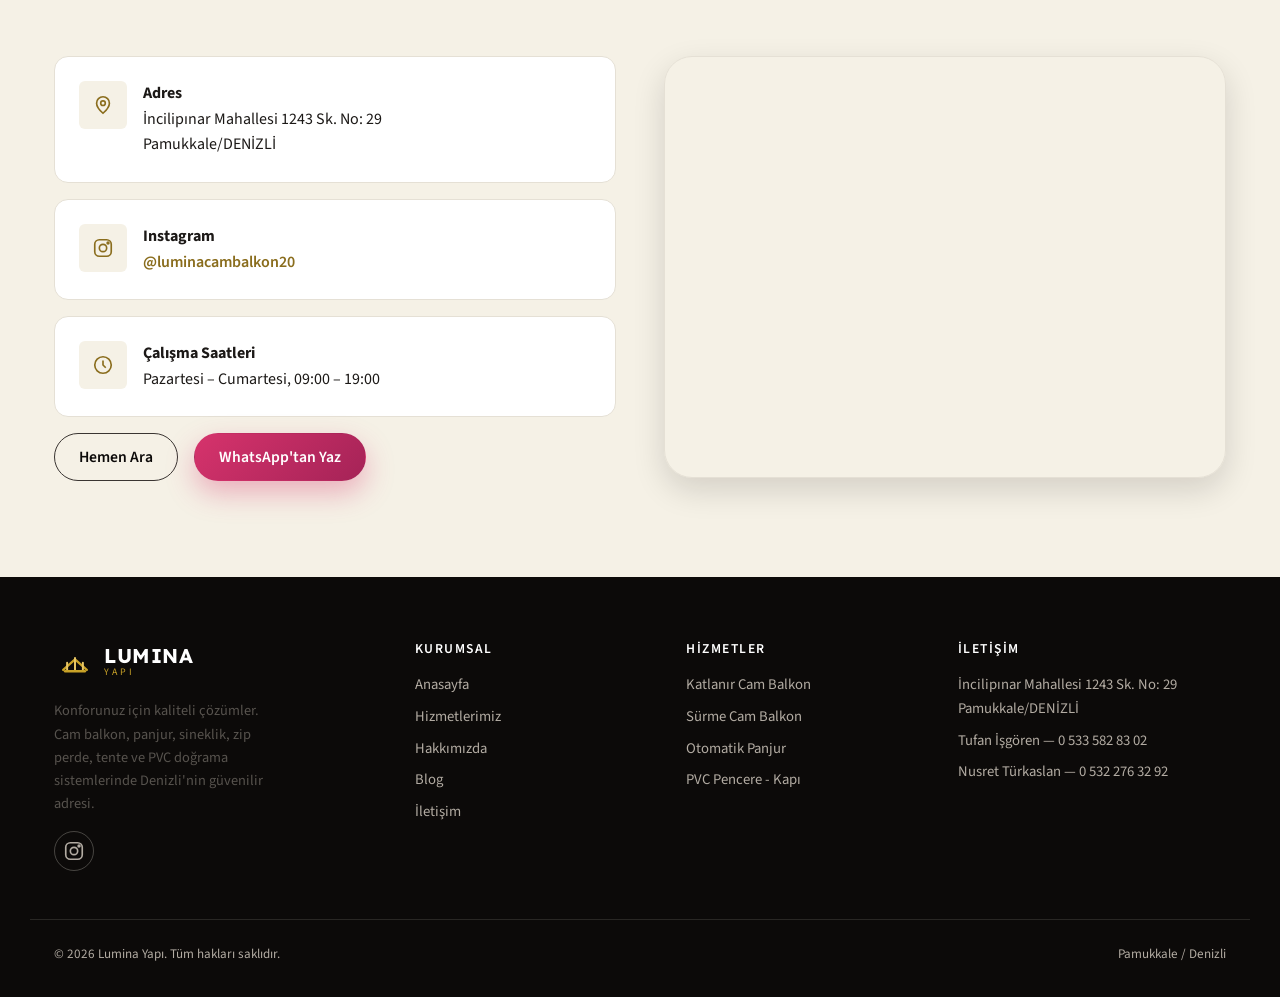
<file: iletisim.html>
<!DOCTYPE html>
<html lang="tr">
<head>
<meta charset="UTF-8">
<meta name="viewport" content="width=device-width, initial-scale=1">
<title>İletişim ve Ücretsiz Teklif Al | Lumina Yapı — Pamukkale/Denizli</title>
<meta name="description" content="Lumina Yapı'dan ücretsiz keşif ve fiyat teklifi alın. Formu doldurun, WhatsApp üzerinden anında dönüş yapalım. Adres, telefon ve Instagram bilgilerimiz de bu sayfada.">
<link rel="canonical" href="https://www.luminacambalkon.com.tr/iletisim.html">
<meta name="robots" content="index, follow">
<meta property="og:type" content="website">
<meta property="og:site_name" content="Lumina Yapı">
<meta property="og:locale" content="tr_TR">
<meta property="og:title" content="İletişim — Lumina Yapı">
<meta property="og:description" content="Adres, telefon ve sosyal medya bilgilerimiz. Pamukkale/Denizli merkezli ekibimize ulaşın.">
<meta property="og:url" content="https://www.luminacambalkon.com.tr/iletisim.html">
<meta name="twitter:card" content="summary">
<link rel="icon" type="image/svg+xml" href="assets/favicon.svg">
<link rel="preconnect" href="https://fonts.googleapis.com">
<link rel="preconnect" href="https://fonts.gstatic.com" crossorigin>
<link href="https://fonts.googleapis.com/css2?family=Lexend:wght@400;500;600;700&family=Source+Sans+3:wght@300;400;500;600;700&display=swap" rel="stylesheet">
<link rel="stylesheet" href="css/style.css">

<script type="application/ld+json">
{
  "@context": "https://schema.org",
  "@type": "BreadcrumbList",
  "itemListElement": [
    { "@type": "ListItem", "position": 1, "name": "Anasayfa", "item": "https://www.luminacambalkon.com.tr/" },
    { "@type": "ListItem", "position": 2, "name": "İletişim", "item": "https://www.luminacambalkon.com.tr/iletisim.html" }
  ]
}
</script>
</head>
<body>
<a class="skip-link" href="#main">İçeriğe geç</a>

<header class="site-header">
  <div class="container header-inner">
    <a class="brand" href="index.html" aria-label="Lumina Yapı anasayfa">
      <svg class="brand-mark" viewBox="0 0 64 64" aria-hidden="true">
        <path d="M14 44 L32 28 L50 44" stroke="#c9a227" stroke-width="3.5" fill="none" stroke-linecap="round" stroke-linejoin="round"/>
        <path d="M20 44 V33 M32 44 V26 M44 44 V33" stroke="#e8c766" stroke-width="3" stroke-linecap="round"/>
        <rect x="15" y="44" width="34" height="4" rx="2" fill="#c9a227"/>
      </svg>
      <span class="brand-text"><strong>LUMINA</strong><span>Yapı</span></span>
    </a>
    <nav class="main-nav" id="main-nav" aria-label="Ana menü">
      <ul>
        <li><a href="index.html">Anasayfa</a></li>
        <li><a href="hizmetler.html">Hizmetlerimiz</a></li>
        <li><a href="projeler.html">Projeler</a></li>
        <li><a href="hakkimizda.html">Hakkımızda</a></li>
        <li><a href="blog.html">Blog</a></li>
        <li><a href="index.html#sss">S.S.S.</a></li>
        <li><a href="iletisim.html" aria-current="page">İletişim</a></li>
        <li><a class="nav-pill" href="index.html#kampanya">Kampanya</a></li>
      </ul>
    </nav>
    <div class="header-actions">
      <a class="btn btn-gold btn-sm btn-gold-desktop" href="#teklif-al">
        <svg class="icon" viewBox="0 0 24 24" aria-hidden="true"><path d="M22 2L11 13" stroke-linecap="round" stroke-linejoin="round"/><path d="M22 2l-7 20-4-9-9-4 20-7Z" stroke-linejoin="round"/></svg>
        Ücretsiz Teklif Al
      </a>
      <button class="nav-toggle" aria-label="Menüyü aç" aria-expanded="false" aria-controls="main-nav">
        <svg class="icon" viewBox="0 0 24 24" aria-hidden="true"><path d="M4 6h16M4 12h16M4 18h16" stroke-linecap="round"/></svg>
      </button>
    </div>
  </div>
</header>

<main id="main">
  <section class="page-hero">
    <div class="container">
      <div class="breadcrumb"><a href="index.html">Anasayfa</a> / İletişim</div>
      <span class="kicker" style="justify-content:center">İletişim</span>
      <h1>Ücretsiz Keşif ve Teklif Alın</h1>
      <p style="max-width:60ch;margin:0 auto;color:var(--color-on-dark-muted)">Formu doldurun, size özel fiyat teklifiyle WhatsApp üzerinden hemen dönüş yapalım. Dilerseniz doğrudan arayabilir veya adresimize uğrayabilirsiniz.</p>
    </div>
  </section>

  <section id="teklif-al">
    <div class="container split">
      <div class="lead-form-wrap reveal">
        <span class="kicker">Ücretsiz Keşif Talebi</span>
        <h2 class="text-white">Bilgilerinizi Bırakın, Sizi Arayalım</h2>
        <p style="color:var(--color-on-dark-muted);margin-bottom:0">Formu gönderdiğinizde WhatsApp üzerinden Lumina Yapı ekibine yönlendirilirsiniz.</p>

        <form class="lead-form" id="lead-form">
          <div class="form-row-2">
            <div class="form-field">
              <label for="lf-name">Ad Soyad</label>
              <input type="text" id="lf-name" name="name" placeholder="Adınız Soyadınız" required>
            </div>
            <div class="form-field">
              <label for="lf-phone">Telefon</label>
              <input type="tel" id="lf-phone" name="phone" placeholder="05xx xxx xx xx" required>
            </div>
          </div>
          <div class="form-field">
            <label for="lf-service">İlgilendiğiniz Hizmet</label>
            <select id="lf-service" name="service">
              <option value="Katlanır Cam Balkon">Katlanır Cam Balkon</option>
              <option value="Sürme Cam Balkon">Sürme Cam Balkon</option>
              <option value="Giyotin Cam Balkon">Giyotin Cam Balkon</option>
              <option value="Otomatik Panjur">Otomatik Panjur</option>
              <option value="Sineklik">Sineklik</option>
              <option value="Zip Perde">Zip Perde</option>
              <option value="Tente Gölgelendirme">Tente Gölgelendirme</option>
              <option value="PVC Pencere - Kapı">PVC Pencere - Kapı</option>
              <option value="Isı Yalıtımlı Alüminyum">Isı Yalıtımlı Alüminyum</option>
              <option value="Henüz Emin Değilim">Henüz emin değilim</option>
            </select>
          </div>
          <div class="form-field">
            <label for="lf-note">Not <span style="font-weight:400">(opsiyonel)</span></label>
            <textarea id="lf-note" name="note" placeholder="Balkon ölçüsü, kat, ilçe gibi bilgileri ekleyebilirsiniz"></textarea>
          </div>
          <p class="form-consent">Gönder'e bastığınızda WhatsApp uygulaması açılır ve bilgileriniz doğrudan Lumina Yapı ekibine iletilir.</p>
          <div class="form-submit-row">
            <button type="submit" class="btn btn-campaign btn-block">
              <svg class="icon" style="width:18px;height:18px" viewBox="0 0 24 24" aria-hidden="true"><path d="M22 2L11 13" stroke-linecap="round" stroke-linejoin="round"/><path d="M22 2l-7 20-4-9-9-4 20-7Z" stroke-linejoin="round"/></svg>
              WhatsApp ile Teklif İste
            </button>
          </div>
        </form>
      </div>

      <div class="reveal">
        <span class="kicker">Hızlı Ulaşım</span>
        <h2>Formu Doldurmadan da Ulaşabilirsiniz</h2>
        <ul class="check-list">
          <li>
            <svg class="icon" viewBox="0 0 24 24" aria-hidden="true"><path d="M5 13l4 4L19 7"/></svg>
            <div><strong>Aynı gün dönüş</strong><span>Talepler mesai saatleri içinde aynı gün değerlendirilir.</span></div>
          </li>
          <li>
            <svg class="icon" viewBox="0 0 24 24" aria-hidden="true"><path d="M5 13l4 4L19 7"/></svg>
            <div><strong>Ücretsiz keşif</strong><span>Yerinde ölçü ve teklif için herhangi bir ücret alınmaz.</span></div>
          </li>
          <li>
            <svg class="icon" viewBox="0 0 24 24" aria-hidden="true"><path d="M5 13l4 4L19 7"/></svg>
            <div><strong>Netlik</strong><span>Fiyat teklifi ölçü ve sistem seçiminize göre net olarak sunulur.</span></div>
          </li>
        </ul>

        <div class="contact-card">
          <span class="service-icon"><svg class="icon" viewBox="0 0 24 24" aria-hidden="true"><path d="M4 5c0-1.1.9-2 2-2h2.2c.5 0 .9.3 1 .8l1 4a1 1 0 0 1-.3 1L8.5 10c1 2.4 3.1 4.5 5.5 5.5l1.2-1.4a1 1 0 0 1 1-.3l4 1c.5.1.8.5.8 1V18c0 1.1-.9 2-2 2h-1C10.6 20 4 13.4 4 6V5Z"/></svg></span>
          <div>
            <strong>Tufan İşgören</strong>
            <a class="tel-link" href="tel:+905335828302">0 533 582 83 02</a>
          </div>
        </div>
        <div class="contact-card">
          <span class="service-icon"><svg class="icon" viewBox="0 0 24 24" aria-hidden="true"><path d="M4 5c0-1.1.9-2 2-2h2.2c.5 0 .9.3 1 .8l1 4a1 1 0 0 1-.3 1L8.5 10c1 2.4 3.1 4.5 5.5 5.5l1.2-1.4a1 1 0 0 1 1-.3l4 1c.5.1.8.5.8 1V18c0 1.1-.9 2-2 2h-1C10.6 20 4 13.4 4 6V5Z"/></svg></span>
          <div>
            <strong>Nusret Türkaslan</strong>
            <a class="tel-link" href="tel:+905322763292">0 532 276 32 92</a>
          </div>
        </div>
      </div>
    </div>
  </section>

  <section class="section-cream">
    <div class="container">
      <div class="section-head center reveal">
        <span class="kicker" style="justify-content:center">İletişim Bilgileri</span>
        <h2>Adres, Çalışma Saatleri ve Konum</h2>
      </div>
      <div class="contact-grid">
        <div class="reveal">
          <div class="contact-card">
            <span class="service-icon"><svg class="icon" viewBox="0 0 24 24" aria-hidden="true"><path d="M12 21s-7-6.2-7-11a7 7 0 0 1 14 0c0 4.8-7 11-7 11Z"/><circle cx="12" cy="10" r="2.5"/></svg></span>
            <div>
              <strong>Adres</strong>
              <span>İncilipınar Mahallesi 1243 Sk. No: 29<br>Pamukkale/DENİZLİ</span>
            </div>
          </div>
          <div class="contact-card">
            <span class="service-icon"><svg class="icon" viewBox="0 0 24 24" aria-hidden="true"><rect x="3" y="3" width="18" height="18" rx="5"/><circle cx="12" cy="12" r="4"/><circle cx="17.5" cy="6.5" r="1"/></svg></span>
            <div>
              <strong>Instagram</strong>
              <a class="tel-link" href="https://www.instagram.com/luminacambalkon20" target="_blank" rel="noopener">@luminacambalkon20</a>
            </div>
          </div>
          <div class="contact-card">
            <span class="service-icon"><svg class="icon" viewBox="0 0 24 24" aria-hidden="true"><circle cx="12" cy="12" r="9"/><path d="M12 7v5l3 3"/></svg></span>
            <div>
              <strong>Çalışma Saatleri</strong>
              <span>Pazartesi – Cumartesi, 09:00 – 19:00</span>
            </div>
          </div>
          <div class="hero-ctas" style="margin-top:var(--space-3)">
            <a class="btn btn-outline-dark" href="tel:+905335828302">Hemen Ara</a>
            <a class="btn btn-campaign" href="https://wa.me/905335828302" target="_blank" rel="noopener">WhatsApp'tan Yaz</a>
          </div>
        </div>

        <div class="reveal">
          <div class="map-wrap">
            <iframe
              src="https://www.google.com/maps?q=%C4%B0ncilip%C4%B1nar%20Mahallesi%201243%20Sk.%20No%3A29%20Pamukkale%20Denizli&output=embed"
              title="Lumina Yapı konum haritası"
              loading="lazy"
              referrerpolicy="no-referrer-when-downgrade"
              allowfullscreen>
            </iframe>
          </div>
        </div>
      </div>
    </div>
  </section>
</main>

<footer class="site-footer">
  <div class="container footer-grid">
    <div class="footer-about">
      <a class="brand" href="index.html" style="margin-bottom:var(--space-3)">
        <svg class="brand-mark" viewBox="0 0 64 64" aria-hidden="true">
          <path d="M14 44 L32 28 L50 44" stroke="#c9a227" stroke-width="3.5" fill="none" stroke-linecap="round" stroke-linejoin="round"/>
          <path d="M20 44 V33 M32 44 V26 M44 44 V33" stroke="#e8c766" stroke-width="3" stroke-linecap="round"/>
          <rect x="15" y="44" width="34" height="4" rx="2" fill="#c9a227"/>
        </svg>
        <span class="brand-text"><strong>LUMINA</strong><span>Yapı</span></span>
      </a>
      <p>Konforunuz için kaliteli çözümler. Cam balkon, panjur, sineklik, zip perde, tente ve PVC doğrama sistemlerinde Denizli'nin güvenilir adresi.</p>
      <div class="social-row">
        <a href="https://www.instagram.com/luminacambalkon20" target="_blank" rel="noopener" aria-label="Instagram">
          <svg class="icon" viewBox="0 0 24 24" aria-hidden="true"><rect x="3" y="3" width="18" height="18" rx="5"/><circle cx="12" cy="12" r="4"/><circle cx="17.5" cy="6.5" r="1"/></svg>
        </a>
      </div>
    </div>
    <div>
      <h4>Kurumsal</h4>
      <ul>
        <li><a href="index.html">Anasayfa</a></li>
        <li><a href="hizmetler.html">Hizmetlerimiz</a></li>
        <li><a href="hakkimizda.html">Hakkımızda</a></li>
        <li><a href="blog.html">Blog</a></li>
        <li><a href="iletisim.html">İletişim</a></li>
      </ul>
    </div>
    <div>
      <h4>Hizmetler</h4>
      <ul>
        <li><a href="hizmetler.html#katlanir-cam-balkon">Katlanır Cam Balkon</a></li>
        <li><a href="hizmetler.html#surme-cam-balkon">Sürme Cam Balkon</a></li>
        <li><a href="hizmetler.html#otomatik-panjur">Otomatik Panjur</a></li>
        <li><a href="hizmetler.html#pvc-pencere-kapi">PVC Pencere - Kapı</a></li>
      </ul>
    </div>
    <div>
      <h4>İletişim</h4>
      <ul>
        <li>İncilipınar Mahallesi 1243 Sk. No: 29<br>Pamukkale/DENİZLİ</li>
        <li><a href="tel:+905335828302">Tufan İşgören — 0 533 582 83 02</a></li>
        <li><a href="tel:+905322763292">Nusret Türkaslan — 0 532 276 32 92</a></li>
      </ul>
    </div>
  </div>
  <div class="container footer-bottom">
    <span>© <span id="year">2026</span> Lumina Yapı. Tüm hakları saklıdır.</span>
    <span>Pamukkale / Denizli</span>
  </div>
</footer>

<div class="mobile-callbar">
  <a class="btn btn-gold btn-sm" href="tel:+905335828302">Ara</a>
  <a class="btn btn-campaign btn-sm" href="https://wa.me/905335828302" target="_blank" rel="noopener">WhatsApp</a>
</div>

<script src="js/main.js"></script>
</body>
</html>
</file>
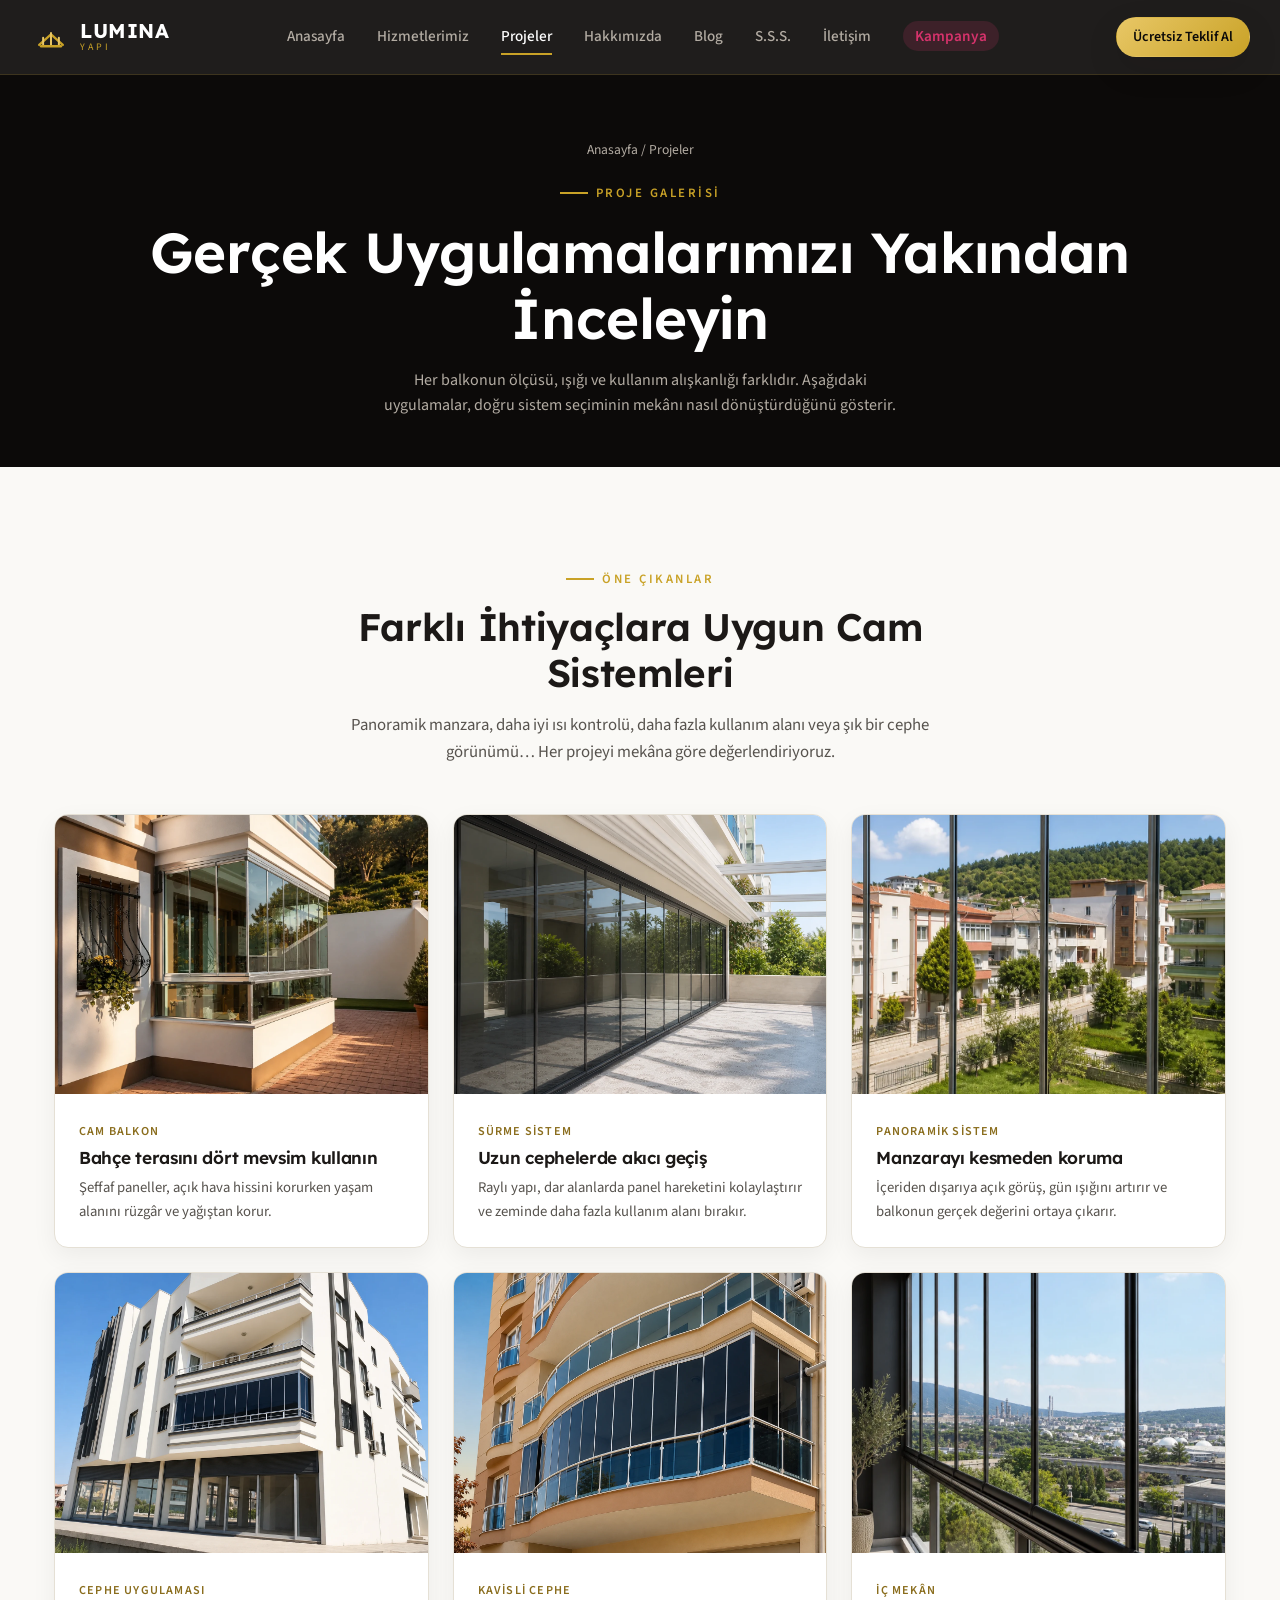
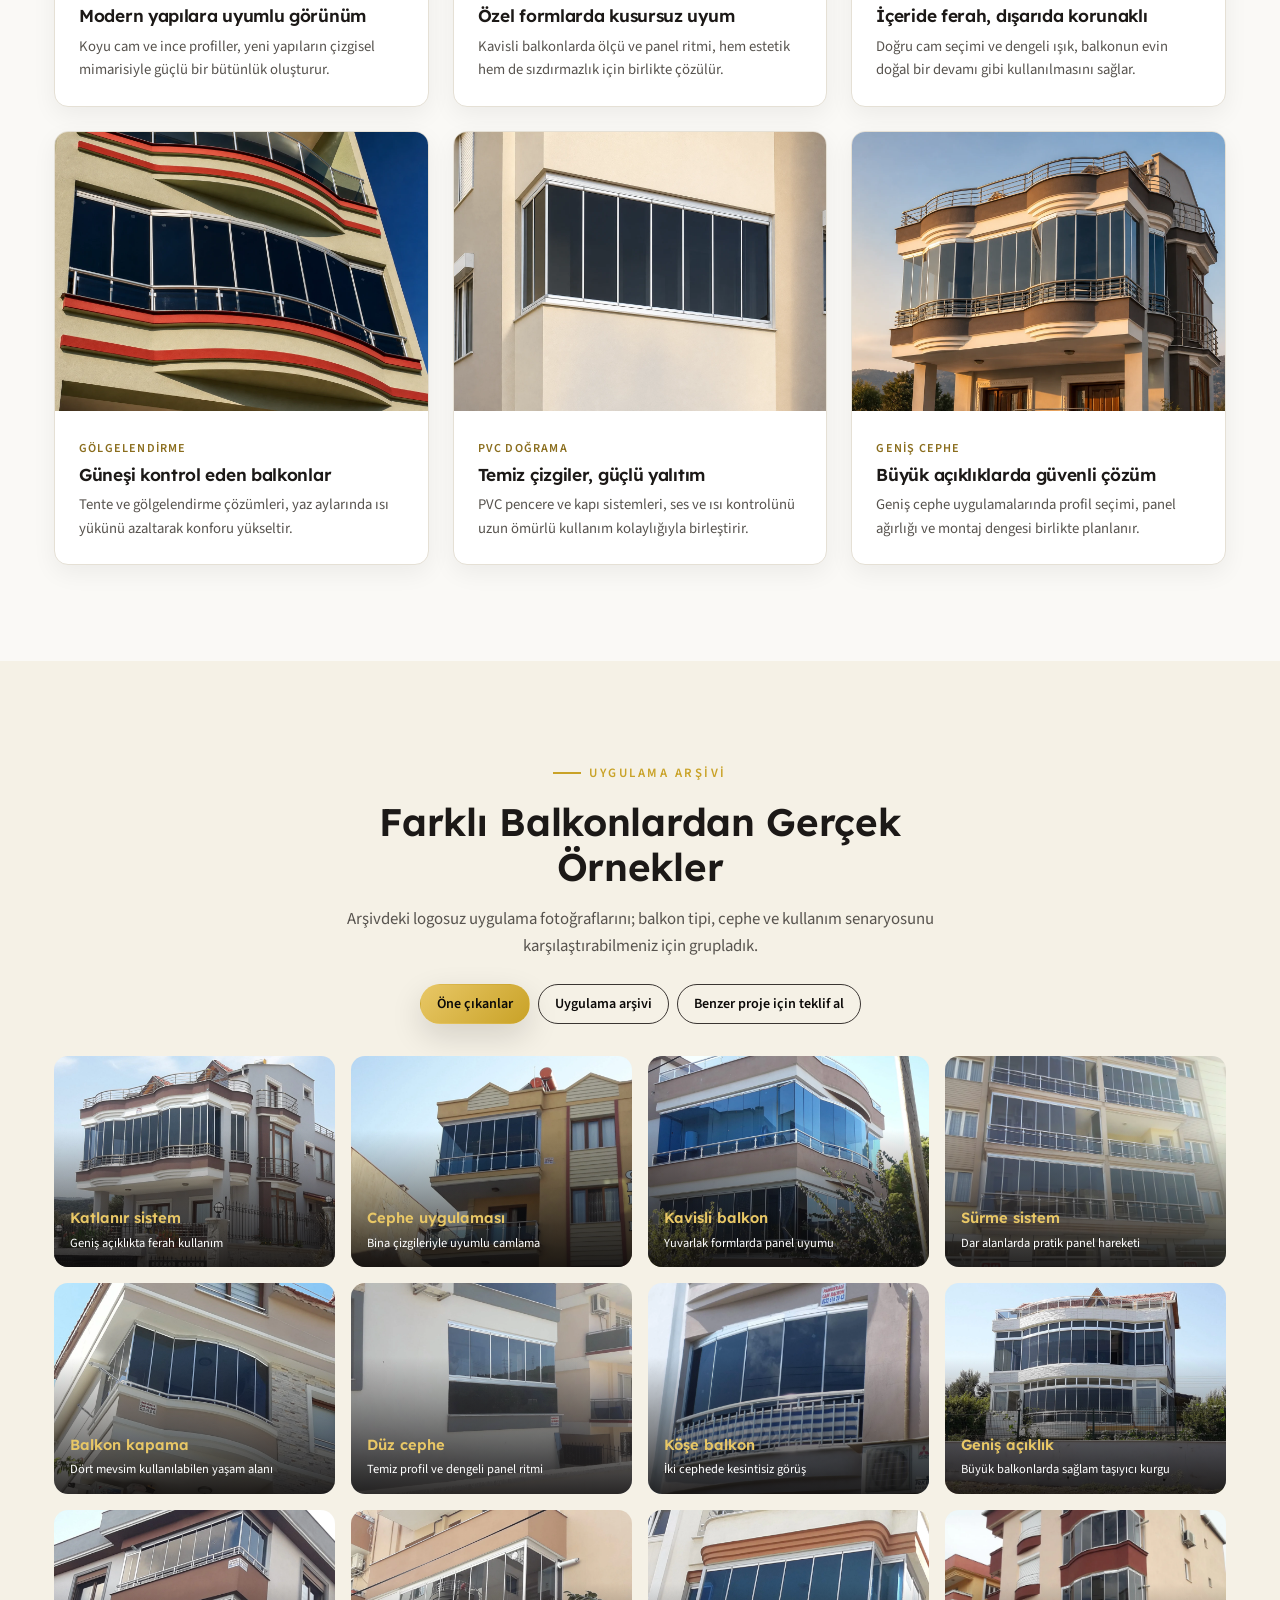
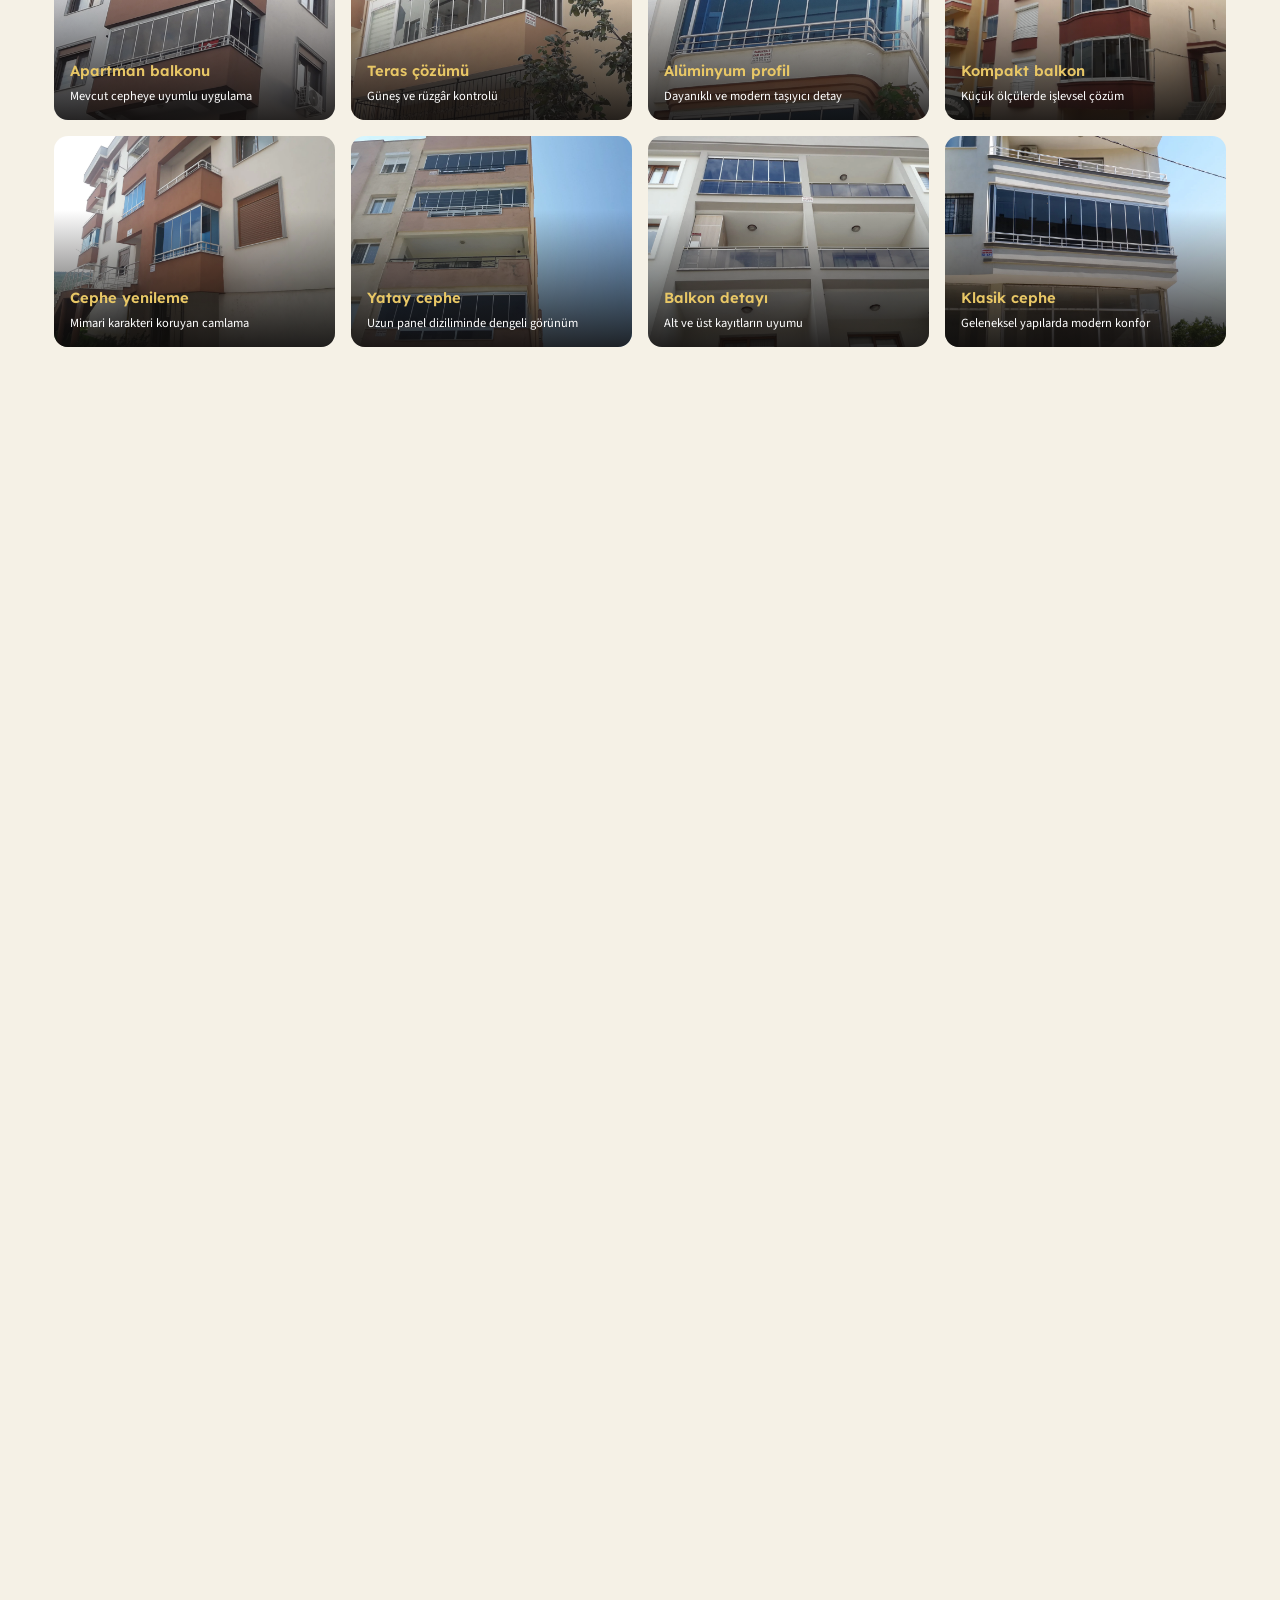
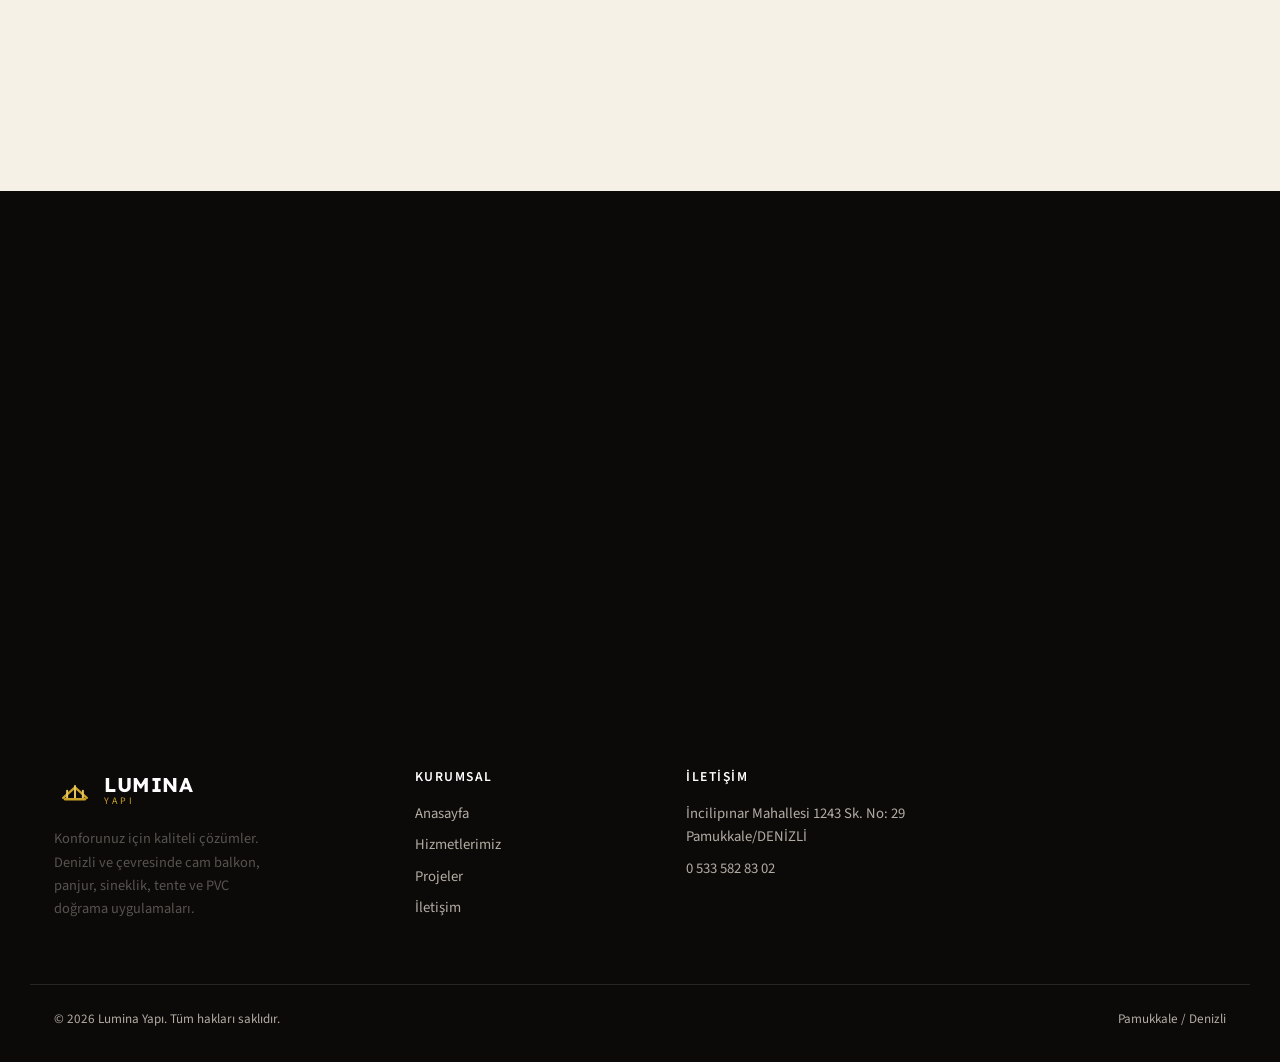
<file: projeler.html>
<!DOCTYPE html>
<html lang="tr">
<head>
<meta charset="UTF-8">
<meta name="viewport" content="width=device-width, initial-scale=1">
<title>Projeler | Lumina Yapı Uygulamaları</title>
<meta name="description" content="Lumina Yapı'nın cam balkon, sürme sistem, kavisli cephe, PVC doğrama ve gölgelendirme uygulamalarından seçilmiş proje galerisi.">
<link rel="canonical" href="https://www.luminacambalkon.com.tr/projeler.html">
<meta name="robots" content="index, follow">
<link rel="icon" type="image/svg+xml" href="assets/favicon.svg">
<link rel="preconnect" href="https://fonts.googleapis.com">
<link rel="preconnect" href="https://fonts.gstatic.com" crossorigin>
<link href="https://fonts.googleapis.com/css2?family=Lexend:wght@400;500;600;700&family=Source+Sans+3:wght@300;400;500;600;700&display=swap" rel="stylesheet">
<link rel="stylesheet" href="css/style.css">
</head>
<body>
<a class="skip-link" href="#main">İçeriğe geç</a>

<header class="site-header">
  <div class="container header-inner">
    <a class="brand" href="index.html" aria-label="Lumina Yapı anasayfa">
      <svg class="brand-mark" viewBox="0 0 64 64" aria-hidden="true"><path d="M14 44 L32 28 L50 44" stroke="#c9a227" stroke-width="3.5" fill="none" stroke-linecap="round" stroke-linejoin="round"/><path d="M20 44 V33 M32 44 V26 M44 44 V33" stroke="#e8c766" stroke-width="3" stroke-linecap="round"/><rect x="15" y="44" width="34" height="4" rx="2" fill="#c9a227"/></svg>
      <span class="brand-text"><strong>LUMINA</strong><span>Yapı</span></span>
    </a>
    <nav class="main-nav" id="main-nav" aria-label="Ana menü">
      <ul>
        <li><a href="index.html">Anasayfa</a></li>
        <li><a href="hizmetler.html">Hizmetlerimiz</a></li>
        <li><a href="projeler.html" aria-current="page">Projeler</a></li>
        <li><a href="hakkimizda.html">Hakkımızda</a></li>
        <li><a href="blog.html">Blog</a></li>
        <li><a href="index.html#sss">S.S.S.</a></li>
        <li><a href="iletisim.html">İletişim</a></li>
        <li><a class="nav-pill" href="index.html#kampanya">Kampanya</a></li>
      </ul>
    </nav>
    <div class="header-actions">
      <a class="btn btn-gold btn-sm btn-gold-desktop" href="iletisim.html#teklif-al">Ücretsiz Teklif Al</a>
      <button class="nav-toggle" aria-label="Menüyü aç" aria-expanded="false" aria-controls="main-nav"><svg class="icon" viewBox="0 0 24 24" aria-hidden="true"><path d="M4 6h16M4 12h16M4 18h16" stroke-linecap="round"/></svg></button>
    </div>
  </div>
</header>

<main id="main">
  <section class="page-hero">
    <div class="container">
      <div class="breadcrumb"><a href="index.html">Anasayfa</a> / Projeler</div>
      <span class="kicker" style="justify-content:center">Proje Galerisi</span>
      <h1>Gerçek Uygulamalarımızı Yakından İnceleyin</h1>
      <p style="max-width:64ch;margin:0 auto;color:var(--color-on-dark-muted)">Her balkonun ölçüsü, ışığı ve kullanım alışkanlığı farklıdır. Aşağıdaki uygulamalar, doğru sistem seçiminin mekânı nasıl dönüştürdüğünü gösterir.</p>
    </div>
  </section>

  <section id="one-cikanlar">
    <div class="container">
      <div class="section-head center reveal">
        <span class="kicker" style="justify-content:center">Öne Çıkanlar</span>
        <h2>Farklı İhtiyaçlara Uygun Cam Sistemleri</h2>
        <p>Panoramik manzara, daha iyi ısı kontrolü, daha fazla kullanım alanı veya şık bir cephe görünümü… Her projeyi mekâna göre değerlendiriyoruz.</p>
      </div>
      <div class="project-gallery-grid">
        <article class="project-gallery-card reveal"><img src="assets/photos/lumina-hero.webp" alt="Bahçeli evde cam balkon uygulaması" loading="lazy"><div><span class="blog-date">Cam Balkon</span><h3>Bahçe terasını dört mevsim kullanın</h3><p>Şeffaf paneller, açık hava hissini korurken yaşam alanını rüzgâr ve yağıştan korur.</p></div></article>
        <article class="project-gallery-card reveal"><img src="assets/photos/lumina-sliding.webp" alt="Uzun sürme cam balkon uygulaması" loading="lazy"><div><span class="blog-date">Sürme Sistem</span><h3>Uzun cephelerde akıcı geçiş</h3><p>Raylı yapı, dar alanlarda panel hareketini kolaylaştırır ve zeminde daha fazla kullanım alanı bırakır.</p></div></article>
        <article class="project-gallery-card reveal"><img src="assets/photos/lumina-panoramic.webp" alt="Panoramik cam balkon iç görünümü" loading="lazy"><div><span class="blog-date">Panoramik Sistem</span><h3>Manzarayı kesmeden koruma</h3><p>İçeriden dışarıya açık görüş, gün ışığını artırır ve balkonun gerçek değerini ortaya çıkarır.</p></div></article>
        <article class="project-gallery-card reveal"><img src="assets/photos/lumina-shutter.webp" alt="Modern binada koyu cam balkon uygulaması" loading="lazy"><div><span class="blog-date">Cephe Uygulaması</span><h3>Modern yapılara uyumlu görünüm</h3><p>Koyu cam ve ince profiller, yeni yapıların çizgisel mimarisiyle güçlü bir bütünlük oluşturur.</p></div></article>
        <article class="project-gallery-card reveal"><img src="assets/photos/lumina-project.webp" alt="Kavisli cam balkon cephe uygulaması" loading="lazy"><div><span class="blog-date">Kavisli Cephe</span><h3>Özel formlarda kusursuz uyum</h3><p>Kavisli balkonlarda ölçü ve panel ritmi, hem estetik hem de sızdırmazlık için birlikte çözülür.</p></div></article>
        <article class="project-gallery-card reveal"><img src="assets/photos/lumina-interior.webp" alt="Cam balkon içinden şehir manzarası" loading="lazy"><div><span class="blog-date">İç Mekân</span><h3>İçeride ferah, dışarıda korunaklı</h3><p>Doğru cam seçimi ve dengeli ışık, balkonun evin doğal bir devamı gibi kullanılmasını sağlar.</p></div></article>
        <article class="project-gallery-card reveal"><img src="assets/photos/lumina-awning.webp" alt="Kavisli balkon ve gölgelendirme uygulaması" loading="lazy"><div><span class="blog-date">Gölgelendirme</span><h3>Güneşi kontrol eden balkonlar</h3><p>Tente ve gölgelendirme çözümleri, yaz aylarında ısı yükünü azaltarak konforu yükseltir.</p></div></article>
        <article class="project-gallery-card reveal"><img src="assets/photos/lumina-pvc.webp" alt="Temiz çizgili PVC pencere uygulaması" loading="lazy"><div><span class="blog-date">PVC Doğrama</span><h3>Temiz çizgiler, güçlü yalıtım</h3><p>PVC pencere ve kapı sistemleri, ses ve ısı kontrolünü uzun ömürlü kullanım kolaylığıyla birleştirir.</p></div></article>
        <article class="project-gallery-card reveal"><img src="assets/photos/lumina-curved.webp" alt="Geniş kavisli cam balkon cephesi" loading="lazy"><div><span class="blog-date">Geniş Cephe</span><h3>Büyük açıklıklarda güvenli çözüm</h3><p>Geniş cephe uygulamalarında profil seçimi, panel ağırlığı ve montaj dengesi birlikte planlanır.</p></div></article>
      </div>
    </div>
  </section>

  <section id="uygulamalar" class="section-cream">
    <div class="container">
      <div class="section-head center reveal">
        <span class="kicker" style="justify-content:center">Uygulama Arşivi</span>
        <h2>Farklı Balkonlardan Gerçek Örnekler</h2>
        <p>Arşivdeki logosuz uygulama fotoğraflarını; balkon tipi, cephe ve kullanım senaryosunu karşılaştırabilmeniz için grupladık.</p>
      </div>
      <div class="gallery-filters" aria-label="Proje grupları"><a class="btn btn-gold btn-sm" href="#one-cikanlar">Öne çıkanlar</a><a class="btn btn-outline-dark btn-sm" href="#uygulamalar">Uygulama arşivi</a><a class="btn btn-outline-dark btn-sm" href="iletisim.html#teklif-al">Benzer proje için teklif al</a></div>
      <div class="archive-gallery" id="archive-gallery"></div>
    </div>
  </section>

  <section class="section-dark"><div class="container"><div class="cta-band reveal"><span class="kicker" style="justify-content:center">Sizin Balkonunuz İçin</span><h2>Bu örneklerden hangisi size yakın?</h2><p style="max-width:52ch;margin:0 auto">Fotoğrafınızı veya ölçünüzü paylaşın; kullanım amacınıza ve cephe yapınıza uygun sistemi birlikte netleştirelim.</p><div class="btn-row"><a class="btn btn-gold" href="iletisim.html#teklif-al">Ücretsiz Teklif Al</a><a class="btn btn-campaign" href="https://wa.me/905335828302" target="_blank" rel="noopener">WhatsApp</a></div></div></div></section>
</main>

<footer class="site-footer"><div class="container footer-grid"><div class="footer-about"><a class="brand" href="index.html" style="margin-bottom:var(--space-3)"><svg class="brand-mark" viewBox="0 0 64 64" aria-hidden="true"><path d="M14 44 L32 28 L50 44" stroke="#c9a227" stroke-width="3.5" fill="none" stroke-linecap="round" stroke-linejoin="round"/><path d="M20 44 V33 M32 44 V26 M44 44 V33" stroke="#e8c766" stroke-width="3" stroke-linecap="round"/><rect x="15" y="44" width="34" height="4" rx="2" fill="#c9a227"/></svg><span class="brand-text"><strong>LUMINA</strong><span>Yapı</span></span></a><p>Konforunuz için kaliteli çözümler. Denizli ve çevresinde cam balkon, panjur, sineklik, tente ve PVC doğrama uygulamaları.</p></div><div><h4>Kurumsal</h4><ul><li><a href="index.html">Anasayfa</a></li><li><a href="hizmetler.html">Hizmetlerimiz</a></li><li><a href="projeler.html">Projeler</a></li><li><a href="iletisim.html">İletişim</a></li></ul></div><div><h4>İletişim</h4><ul><li>İncilipınar Mahallesi 1243 Sk. No: 29<br>Pamukkale/DENİZLİ</li><li><a href="tel:+905335828302">0 533 582 83 02</a></li></ul></div></div><div class="container footer-bottom"><span>© <span id="year">2026</span> Lumina Yapı. Tüm hakları saklıdır.</span><span>Pamukkale / Denizli</span></div></footer>
<script>
const archiveImages = [
  ['0890517e-cb60-45a8-92b5-fbf6d191b9fb','Katlanır sistem','Geniş açıklıkta ferah kullanım'], ['08d5eaba-e6de-419d-ba10-7b3bca67e3bd','Cephe uygulaması','Bina çizgileriyle uyumlu camlama'], ['09bc8478-3026-45de-aeed-a0461b3fdd90','Kavisli balkon','Yuvarlak formlarda panel uyumu'], ['0cb690eb-26b0-4f45-bf80-6cf66d2911be','Sürme sistem','Dar alanlarda pratik panel hareketi'], ['0f65d0bb-399f-4145-9279-3a53b1ddd6d4','Balkon kapama','Dört mevsim kullanılabilen yaşam alanı'], ['16f38a0f-ad41-47cc-b1c0-dcc82fb1f002','Düz cephe','Temiz profil ve dengeli panel ritmi'], ['17ac10b4-3af1-4c44-856c-56ecd4fdc0f3','Köşe balkon','İki cephede kesintisiz görüş'], ['1a4f9a31-52aa-44b9-b263-8147600e1b60','Geniş açıklık','Büyük balkonlarda sağlam taşıyıcı kurgu'], ['26bcc5d5-369d-4a9f-8504-7ecaec82a4dc','Apartman balkonu','Mevcut cepheye uyumlu uygulama'], ['2a6da211-e71d-4ed8-8fe1-bc779d66f61f','Teras çözümü','Güneş ve rüzgâr kontrolü'], ['2b849514-1dca-44d0-82f3-54a0de654e36','Alüminyum profil','Dayanıklı ve modern taşıyıcı detay'], ['3490f13a-b286-4fed-8c85-9f204714bb59','Kompakt balkon','Küçük ölçülerde işlevsel çözüm'], ['36f43566-09b2-40a3-aadd-7da048b01c2c','Cephe yenileme','Mimari karakteri koruyan camlama'], ['37f68508-2419-4d95-b293-3aff52d8c754','Yatay cephe','Uzun panel diziliminde dengeli görünüm'], ['38b56473-b601-42d3-bf4f-ae5b80ceebd8','Balkon detayı','Alt ve üst kayıtların uyumu'], ['3a1dd413-ea2d-4e86-afde-455883e7292f','Klasik cephe','Geleneksel yapılarda modern konfor'], ['425156e5-1297-43ab-a308-109692d24876','Özel form','Kavisli detaylarda ölçü hassasiyeti'], ['47a8e58c-af04-44f4-a1fd-d3aa4d9c6e9f','Villa uygulaması','Bahçe ve balkon arasında korunaklı geçiş'], ['489663b7-0ffe-4f01-a7b7-3d0083f3462b','Dış cephe','Cam ve alüminyumun dengeli birlikteliği'], ['4cfd7deb-c1a1-40e2-a4ff-568b2438a35a','Kat yüksekliği','Yüksek cephelerde güvenli panel oranı'], ['4f3f56fd-e144-43e6-addc-5c5bb9f0d951','Köşe çözümü','Görüş açısını koruyan birleşim'], ['535692c1-5aa6-410a-b718-9b64f7996651','Koyu cam','Güneş kontrolü ve mahremiyet'], ['5498f237-efbc-46ff-9bba-cea56bd74c41','Balkon cephesi','Dışarıdan düzenli ve sade görünüm'], ['551f5034-7fff-40f3-931e-c22a60d993ee','İç mekân','Cam balkonun içeriden kullanım hissi'], ['60c33a0d-963e-4dfb-8382-980958450042','Dar balkon','Kullanım alanını koruyan çözüm'], ['6c007172-df31-430a-9274-72bf5c850ab4','Geniş balkon','Çoklu panel uygulaması'], ['73e4abeb-6e90-4ada-bf8d-6e3fadea6515','Beyaz profil','Aydınlık cephelerde sade detay'], ['75b5fa46-ad20-44e8-ad63-2039c977f319','Apartman projesi','Cephe bütünlüğünü koruyan uygulama'], ['7969bd65-2111-48e5-9fed-a2a3a2d4d0b8','Renkli cephe','Mevcut mimariye uyumlu çözüm'], ['7bce49d9-3c52-4ed0-8480-3ab9ac51fab1','Çoklu balkon','Aynı yapıda tutarlı uygulama'], ['7d11b492-6106-4a43-a88d-53bf73b2d6c4','Düz çizgiler','Minimal cephede ince profil'], ['823ee674-09d0-4351-970a-f511926e56c2','Kavisli balkon','Akıcı hatlarla uyumlu camlama'], ['8ba679db-6530-4623-bd6e-d066fe8c6b39','Üst kat','Yüksek kotta güvenli uygulama'], ['8c4eff05-505f-46e4-ace3-0a659478d741','Sürme panel','Panel hareketini gösteren iç görünüm'], ['991eee52-551e-4219-87cc-1fc75429ac7e','Dikey cephe','Katlar arasında ritmik camlama'], ['9930690e-62e2-40e6-94f5-8c6a37741ce7','Balkon hattı','Uzun cephede dengeli görünüm'], ['a1572d0a-43e2-4695-b8d9-0bf4c9ebde94','Villa balkonu','Bahçeye açılan korunaklı alan'], ['a1f7bdf3-5011-48ec-8d56-1387291e70b8','Cephe detayı','Cam panellerle daha açık görünüm'], ['aa185128-9cd6-4ff7-bc6b-a9b1064fdff9','Geniş teras','Büyük açıklıkta ferah kullanım'], ['aab981da-744c-4657-9f0e-d981a75526cf','Yatay sistem','Düşük parapette dengeli çözüm'], ['ad2bfe02-f1aa-42bb-9626-02e4442ab970','Katmanlı cephe','Birden fazla balkonda bütünlük'], ['afe2baad-a26e-4cbc-ad88-a7202ba5d80e','Apartman uygulaması','Cepheye uyumlu cam balkon'], ['b2f4a58e-0dc8-44f0-8241-a2b05f0023b0','Üst kat balkon','Görüşü açık, korunaklı kullanım'], ['b565ef12-bb0d-426f-9fcd-239d9d76a746','Köşe camlama','Işığı iki yönden alan çözüm'], ['b67bfb0f-b74f-4bce-93e5-846d3481b279','Modern balkon','İnce profil ve geniş cam yüzey'], ['b9173152-5a86-42f2-bf9d-a9e45b97ffff','Kavisli hat','Cephe formuna göre özel ölçü'], ['ba7bf005-035c-420b-bd8c-8383f34900a2','Cephe uyumu','Renk ve profil dengesi'], ['baab8196-8d31-47d1-add1-8c91e32a1926','Teras kapama','Dış mekânı daha uzun kullanma'], ['bdda0f19-9d4f-498d-a7fc-dee49d9b0574','Balkon yenileme','Eski alanı daha işlevli hâle getirme'], ['c28e7955-947b-47b5-92e4-496b3a1b0b15','Dış cephe','Konut cephesinde cam çözümü'], ['c3fe6be6-3c16-4812-8e0b-4452fb1e497b','Sade profil','Minimal görünüm ve kolay bakım'], ['cb1dc398-e28d-44b3-b976-1fb271e5abd9','Geniş panel','Manzarayı öne çıkaran tasarım'], ['cbeae856-7622-43f5-a50c-6974e9a4dc45','Balkon hattı','Cephe boyunca kesintisiz kapama'], ['cf04fb14-3089-4cc6-be02-a39842808954','Köşe uygulaması','Köşede görüş kaybını azaltan çözüm'], ['d1b98701-5ea4-40c1-9a58-4e6d6b6588d9','Kavisli cephe','Özel formda dengeli panel dizilimi'], ['d7a02d34-5c7f-455b-addc-667d4a317bca','Villa cephesi','Bahçe katında konforlu alan'], ['d8e6510c-ddb5-4c07-9b2e-b33b3f0f8313','Geniş balkon','Dört mevsim kullanılabilir alan'], ['da981217-ce32-4062-acd8-aa92b8400e04','Düz cephe','Görüşü açık, sade uygulama'], ['e3ea284e-7c06-48af-8bd3-d4352e210da1','Koyu cam','Dışarıdan modern cephe etkisi'], ['e4a3489b-27ad-47a4-8bd6-74f45c95a0eb','Kavisli balkon','Cephe formuna uyumlu camlama'], ['e4ec8306-d3c8-4a6a-8d24-7063e1a0650d','Gece görünümü','Cam yüzeyde ışık ve yansıma'], ['ef5ede88-fd50-4fc9-9afb-e682901fc272','Balkon kapama','Kullanılabilir alanı artıran çözüm'], ['eff4a1b1-1aa-45c9-88fa-7ddcde6c3985','Renkli cephe','Mimari detayı öne çıkaran uygulama'], ['f32630aa-738f-47b9-96ac-7306dbe5c6b6','Dikey balkon','Katlar arası uyumlu görünüm'], ['f48cbb0f-c8d7-4a5d-a12b-22371f59b243','Kavisli hat','Geniş cam yüzey ve dayanıklılık'], ['f9260903-b6ff-4cbc-b5ac-8254f674310d','Bahçe balkonu','Dış mekân kullanımını uzatan sistem'], ['fb76fbdb-cd44-40e9-86fd-b8a81cde5620','Beyaz cephe','Aydınlık görünüm ve temiz detay'], ['fdea397a-7a9d-46a0-be94-46b967bb4176','İç görünüm','Cam sistemin içeriden kullanım hissi']
];
const archive = document.getElementById('archive-gallery');
archiveImages.forEach(([id,title,desc]) => { archive.insertAdjacentHTML('beforeend', `<article class="archive-card reveal"><img src="assets/gallery/originals/${id}.webp" alt="${title}" loading="lazy"><div><span>${title}</span><p>${desc}</p></div></article>`); });
</script>
<script src="js/main.js"></script>
</body>
</html>
</file>
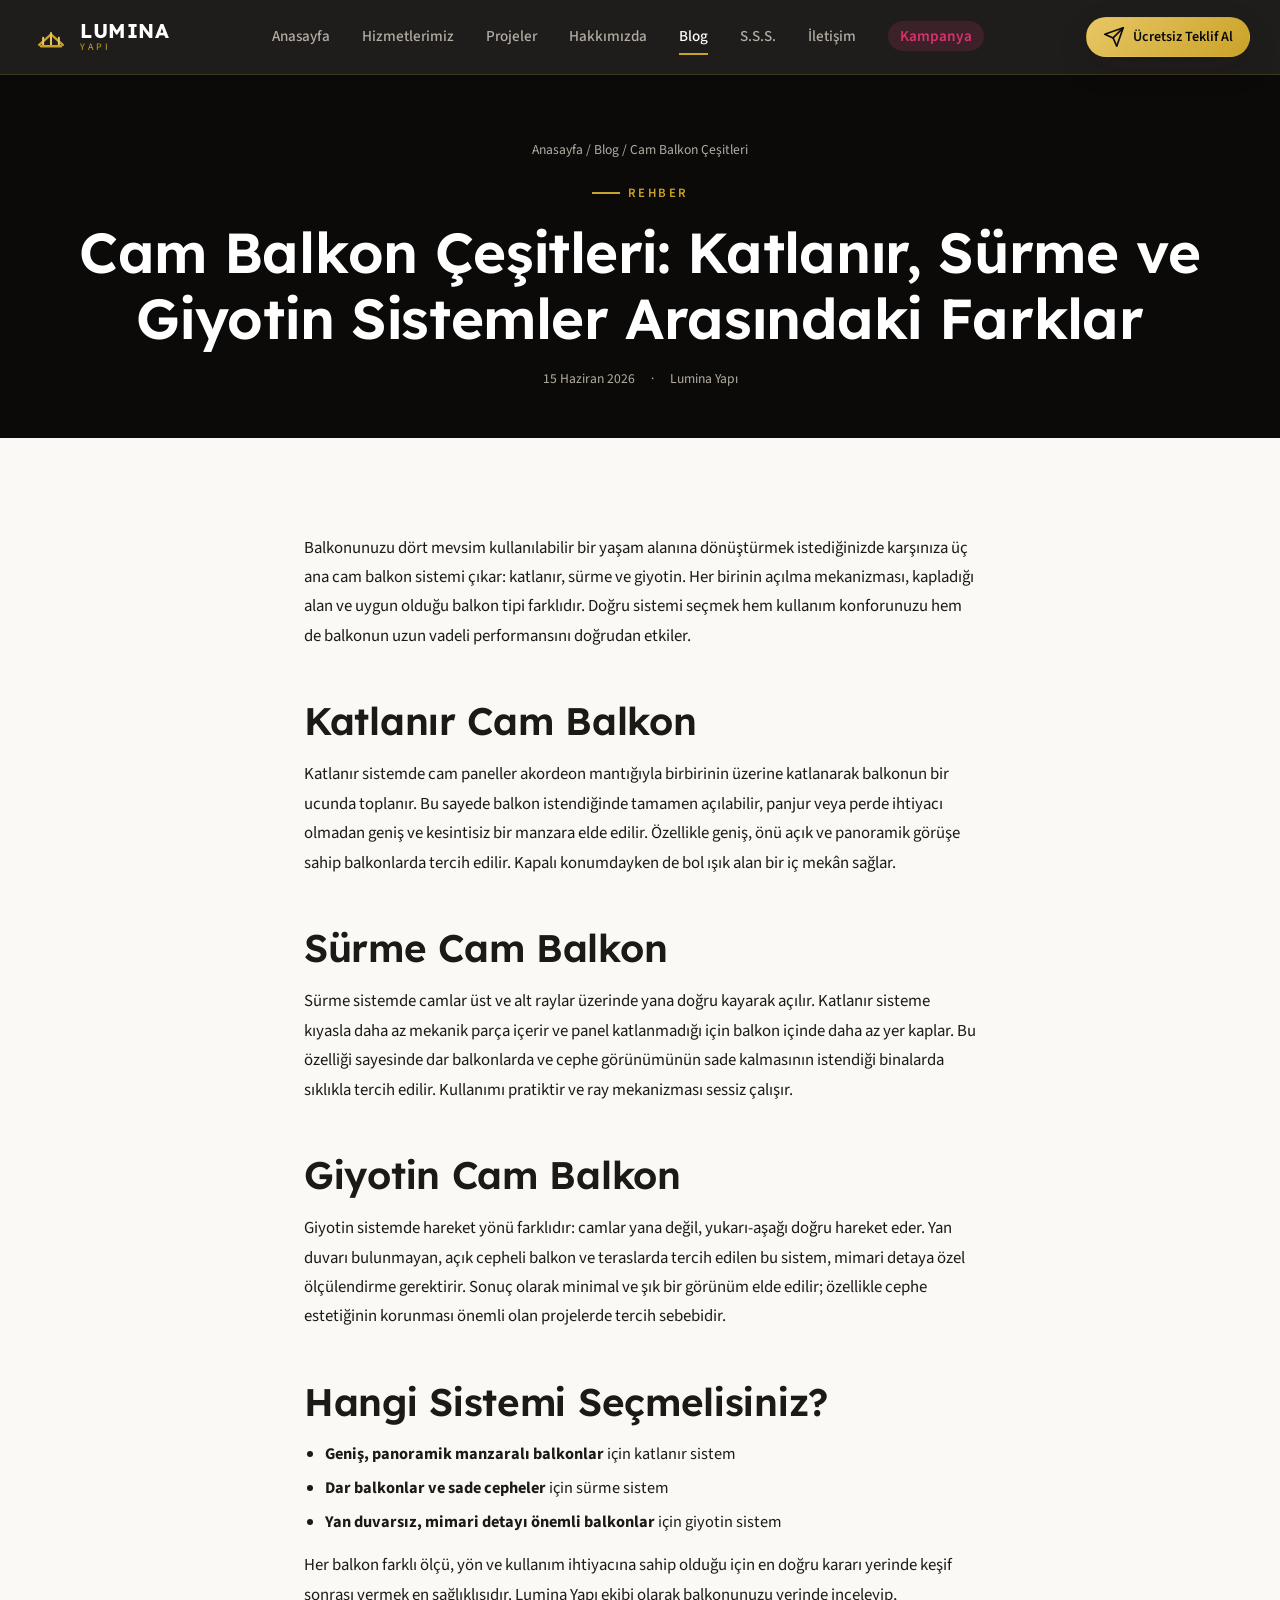
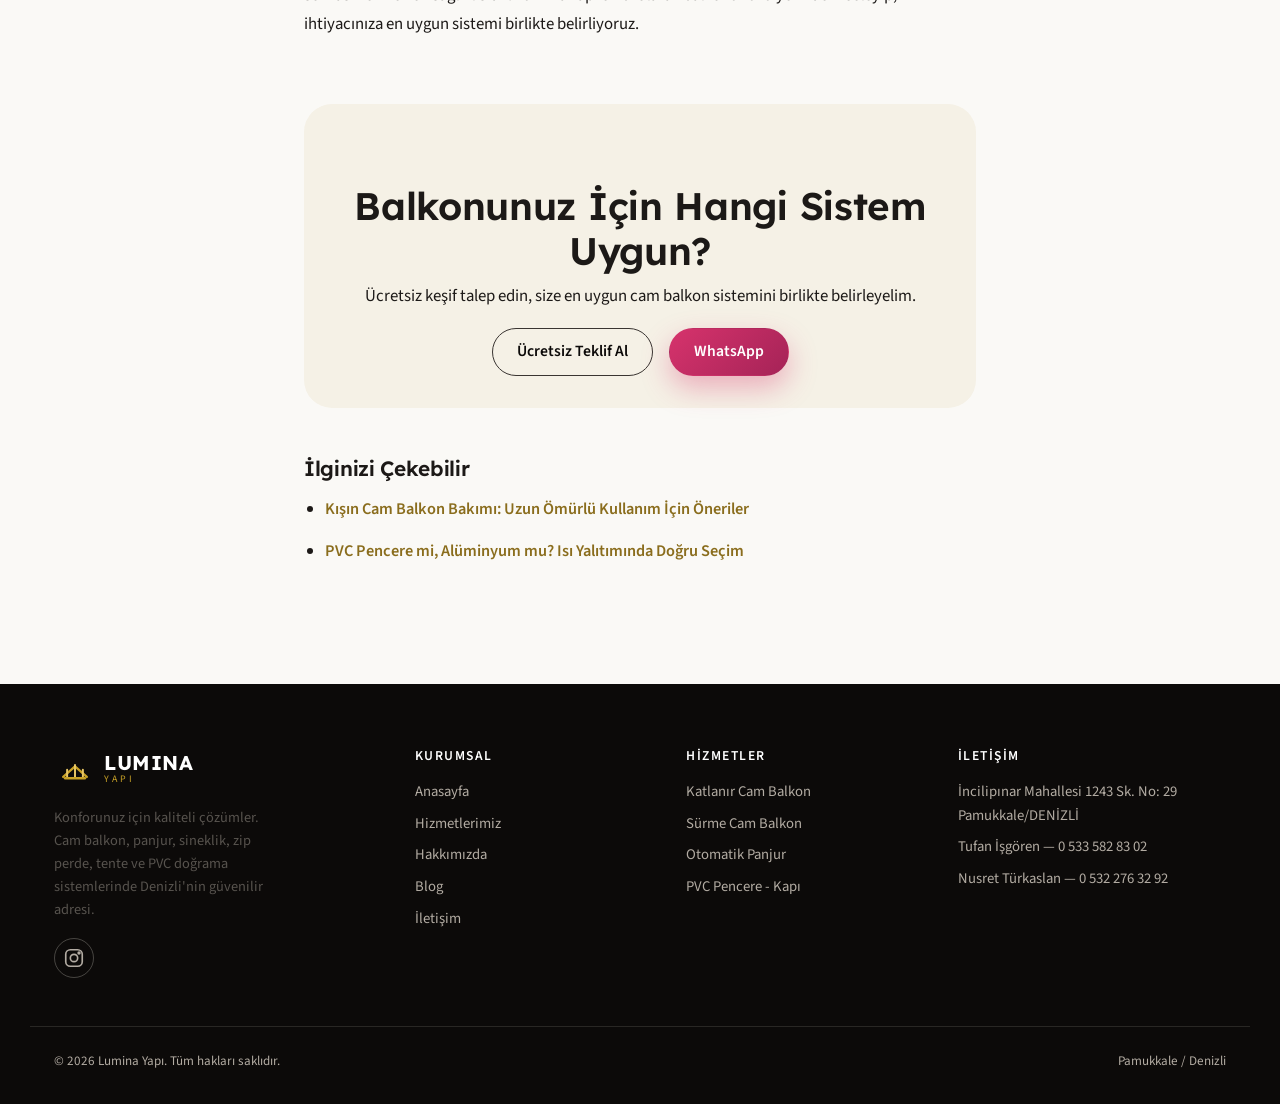
<file: blog/cam-balkon-cesitleri.html>
<!DOCTYPE html>
<html lang="tr">
<head>
<meta charset="UTF-8">
<meta name="viewport" content="width=device-width, initial-scale=1">
<title>Cam Balkon Çeşitleri: Katlanır, Sürme ve Giyotin Sistemler Arasındaki Farklar | Lumina Yapı</title>
<meta name="description" content="Katlanır, sürme ve giyotin cam balkon sistemleri arasındaki farklar nelerdir? Balkonunuza hangi sistemin uygun olduğunu bu rehberde anlatıyoruz.">
<link rel="canonical" href="https://www.luminacambalkon.com.tr/blog/cam-balkon-cesitleri.html">
<meta name="robots" content="index, follow">
<meta property="og:type" content="article">
<meta property="og:site_name" content="Lumina Yapı">
<meta property="og:locale" content="tr_TR">
<meta property="og:title" content="Cam Balkon Çeşitleri: Katlanır, Sürme ve Giyotin Sistemler Arasındaki Farklar">
<meta property="og:description" content="Hangi cam balkon sistemi hangi balkona uygun? Farkları ve seçim kriterlerini anlatıyoruz.">
<meta property="og:url" content="https://www.luminacambalkon.com.tr/blog/cam-balkon-cesitleri.html">
<meta name="twitter:card" content="summary">
<link rel="icon" type="image/svg+xml" href="../assets/favicon.svg">
<link rel="preconnect" href="https://fonts.googleapis.com">
<link rel="preconnect" href="https://fonts.gstatic.com" crossorigin>
<link href="https://fonts.googleapis.com/css2?family=Lexend:wght@400;500;600;700&family=Source+Sans+3:wght@300;400;500;600;700&display=swap" rel="stylesheet">
<link rel="stylesheet" href="../css/style.css">

<script type="application/ld+json">
{
  "@context": "https://schema.org",
  "@type": "BreadcrumbList",
  "itemListElement": [
    { "@type": "ListItem", "position": 1, "name": "Anasayfa", "item": "https://www.luminacambalkon.com.tr/" },
    { "@type": "ListItem", "position": 2, "name": "Blog", "item": "https://www.luminacambalkon.com.tr/blog.html" },
    { "@type": "ListItem", "position": 3, "name": "Cam Balkon Çeşitleri", "item": "https://www.luminacambalkon.com.tr/blog/cam-balkon-cesitleri.html" }
  ]
}
</script>
<script type="application/ld+json">
{
  "@context": "https://schema.org",
  "@type": "BlogPosting",
  "headline": "Cam Balkon Çeşitleri: Katlanır, Sürme ve Giyotin Sistemler Arasındaki Farklar",
  "datePublished": "2026-06-15",
  "dateModified": "2026-06-15",
  "author": { "@type": "Organization", "name": "Lumina Yapı" },
  "publisher": { "@type": "Organization", "name": "Lumina Yapı" },
  "mainEntityOfPage": "https://www.luminacambalkon.com.tr/blog/cam-balkon-cesitleri.html",
  "description": "Katlanır, sürme ve giyotin cam balkon sistemleri arasındaki farklar ve balkonunuza uygun sistemi seçme rehberi."
}
</script>
<script type="application/ld+json">
{
  "@context": "https://schema.org",
  "@type": "FAQPage",
  "mainEntity": [
    {
      "@type": "Question",
      "name": "Dar bir balkon için hangi cam balkon sistemi uygundur?",
      "acceptedAnswer": { "@type": "Answer", "text": "Dar balkonlarda genellikle sürme cam balkon sistemi tercih edilir; çünkü katlanır sisteme göre daha az yer kaplar ve içeride kullanılabilir alan bırakır." }
    },
    {
      "@type": "Question",
      "name": "En geniş açıklığı hangi sistem sağlar?",
      "acceptedAnswer": { "@type": "Answer", "text": "Katlanır cam balkon sistemi, panellerin akordeon gibi tamamen katlanabilmesi sayesinde en geniş açıklığı ve kesintisiz manzarayı sağlar." }
    }
  ]
}
</script>
</head>
<body>
<a class="skip-link" href="#main">İçeriğe geç</a>

<header class="site-header">
  <div class="container header-inner">
    <a class="brand" href="../index.html" aria-label="Lumina Yapı anasayfa">
      <svg class="brand-mark" viewBox="0 0 64 64" aria-hidden="true">
        <path d="M14 44 L32 28 L50 44" stroke="#c9a227" stroke-width="3.5" fill="none" stroke-linecap="round" stroke-linejoin="round"/>
        <path d="M20 44 V33 M32 44 V26 M44 44 V33" stroke="#e8c766" stroke-width="3" stroke-linecap="round"/>
        <rect x="15" y="44" width="34" height="4" rx="2" fill="#c9a227"/>
      </svg>
      <span class="brand-text"><strong>LUMINA</strong><span>Yapı</span></span>
    </a>
    <nav class="main-nav" id="main-nav" aria-label="Ana menü">
      <ul>
        <li><a href="../index.html">Anasayfa</a></li>
        <li><a href="../hizmetler.html">Hizmetlerimiz</a></li>
        <li><a href="../projeler.html">Projeler</a></li>
        <li><a href="../hakkimizda.html">Hakkımızda</a></li>
        <li><a href="../blog.html" aria-current="page">Blog</a></li>
        <li><a href="../index.html#sss">S.S.S.</a></li>
        <li><a href="../iletisim.html">İletişim</a></li>
        <li><a class="nav-pill" href="../index.html#kampanya">Kampanya</a></li>
      </ul>
    </nav>
    <div class="header-actions">
      <a class="btn btn-gold btn-sm btn-gold-desktop" href="../iletisim.html#teklif-al">
        <svg class="icon" viewBox="0 0 24 24" aria-hidden="true"><path d="M22 2L11 13" stroke-linecap="round" stroke-linejoin="round"/><path d="M22 2l-7 20-4-9-9-4 20-7Z" stroke-linejoin="round"/></svg>
        Ücretsiz Teklif Al
      </a>
      <button class="nav-toggle" aria-label="Menüyü aç" aria-expanded="false" aria-controls="main-nav">
        <svg class="icon" viewBox="0 0 24 24" aria-hidden="true"><path d="M4 6h16M4 12h16M4 18h16" stroke-linecap="round"/></svg>
      </button>
    </div>
  </div>
</header>

<main id="main">
  <section class="page-hero">
    <div class="container">
      <div class="breadcrumb"><a href="../index.html">Anasayfa</a> / <a href="../blog.html">Blog</a> / Cam Balkon Çeşitleri</div>
      <span class="kicker" style="justify-content:center">Rehber</span>
      <h1>Cam Balkon Çeşitleri: Katlanır, Sürme ve Giyotin Sistemler Arasındaki Farklar</h1>
      <div class="article-meta">
        <span>15 Haziran 2026</span>
        <span>·</span>
        <span>Lumina Yapı</span>
      </div>
    </div>
  </section>

  <section>
    <div class="container article-body">
      <p>Balkonunuzu dört mevsim kullanılabilir bir yaşam alanına dönüştürmek istediğinizde karşınıza üç ana cam balkon sistemi çıkar: katlanır, sürme ve giyotin. Her birinin açılma mekanizması, kapladığı alan ve uygun olduğu balkon tipi farklıdır. Doğru sistemi seçmek hem kullanım konforunuzu hem de balkonun uzun vadeli performansını doğrudan etkiler.</p>

      <h2>Katlanır Cam Balkon</h2>
      <p>Katlanır sistemde cam paneller akordeon mantığıyla birbirinin üzerine katlanarak balkonun bir ucunda toplanır. Bu sayede balkon istendiğinde tamamen açılabilir, panjur veya perde ihtiyacı olmadan geniş ve kesintisiz bir manzara elde edilir. Özellikle geniş, önü açık ve panoramik görüşe sahip balkonlarda tercih edilir. Kapalı konumdayken de bol ışık alan bir iç mekân sağlar.</p>

      <h2>Sürme Cam Balkon</h2>
      <p>Sürme sistemde camlar üst ve alt raylar üzerinde yana doğru kayarak açılır. Katlanır sisteme kıyasla daha az mekanik parça içerir ve panel katlanmadığı için balkon içinde daha az yer kaplar. Bu özelliği sayesinde dar balkonlarda ve cephe görünümünün sade kalmasının istendiği binalarda sıklıkla tercih edilir. Kullanımı pratiktir ve ray mekanizması sessiz çalışır.</p>

      <h2>Giyotin Cam Balkon</h2>
      <p>Giyotin sistemde hareket yönü farklıdır: camlar yana değil, yukarı-aşağı doğru hareket eder. Yan duvarı bulunmayan, açık cepheli balkon ve teraslarda tercih edilen bu sistem, mimari detaya özel ölçülendirme gerektirir. Sonuç olarak minimal ve şık bir görünüm elde edilir; özellikle cephe estetiğinin korunması önemli olan projelerde tercih sebebidir.</p>

      <h2>Hangi Sistemi Seçmelisiniz?</h2>
      <ul>
        <li><strong>Geniş, panoramik manzaralı balkonlar</strong> için katlanır sistem</li>
        <li><strong>Dar balkonlar ve sade cepheler</strong> için sürme sistem</li>
        <li><strong>Yan duvarsız, mimari detayı önemli balkonlar</strong> için giyotin sistem</li>
      </ul>
      <p>Her balkon farklı ölçü, yön ve kullanım ihtiyacına sahip olduğu için en doğru kararı yerinde keşif sonrası vermek en sağlıklısıdır. Lumina Yapı ekibi olarak balkonunuzu yerinde inceleyip, ihtiyacınıza en uygun sistemi birlikte belirliyoruz.</p>

      <div class="article-cta">
        <h2 style="margin-bottom:8px">Balkonunuz İçin Hangi Sistem Uygun?</h2>
        <p style="margin-bottom:0">Ücretsiz keşif talep edin, size en uygun cam balkon sistemini birlikte belirleyelim.</p>
        <div class="btn-row">
          <a class="btn btn-outline-dark" href="../iletisim.html#teklif-al">Ücretsiz Teklif Al</a>
          <a class="btn btn-campaign" href="https://wa.me/905335828302" target="_blank" rel="noopener">WhatsApp</a>
        </div>
      </div>

      <div class="related-posts">
        <h2>İlginizi Çekebilir</h2>
        <ul>
          <li><a href="cam-balkon-kis-bakimi.html">Kışın Cam Balkon Bakımı: Uzun Ömürlü Kullanım İçin Öneriler</a></li>
          <li><a href="pvc-mi-aluminyum-mu.html">PVC Pencere mi, Alüminyum mu? Isı Yalıtımında Doğru Seçim</a></li>
        </ul>
      </div>
    </div>
  </section>
</main>

<footer class="site-footer">
  <div class="container footer-grid">
    <div class="footer-about">
      <a class="brand" href="../index.html" style="margin-bottom:var(--space-3)">
        <svg class="brand-mark" viewBox="0 0 64 64" aria-hidden="true">
          <path d="M14 44 L32 28 L50 44" stroke="#c9a227" stroke-width="3.5" fill="none" stroke-linecap="round" stroke-linejoin="round"/>
          <path d="M20 44 V33 M32 44 V26 M44 44 V33" stroke="#e8c766" stroke-width="3" stroke-linecap="round"/>
          <rect x="15" y="44" width="34" height="4" rx="2" fill="#c9a227"/>
        </svg>
        <span class="brand-text"><strong>LUMINA</strong><span>Yapı</span></span>
      </a>
      <p>Konforunuz için kaliteli çözümler. Cam balkon, panjur, sineklik, zip perde, tente ve PVC doğrama sistemlerinde Denizli'nin güvenilir adresi.</p>
      <div class="social-row">
        <a href="https://www.instagram.com/luminacambalkon20" target="_blank" rel="noopener" aria-label="Instagram">
          <svg class="icon" viewBox="0 0 24 24" aria-hidden="true"><rect x="3" y="3" width="18" height="18" rx="5"/><circle cx="12" cy="12" r="4"/><circle cx="17.5" cy="6.5" r="1"/></svg>
        </a>
      </div>
    </div>
    <div>
      <h4>Kurumsal</h4>
      <ul>
        <li><a href="../index.html">Anasayfa</a></li>
        <li><a href="../hizmetler.html">Hizmetlerimiz</a></li>
        <li><a href="../hakkimizda.html">Hakkımızda</a></li>
        <li><a href="../blog.html">Blog</a></li>
        <li><a href="../iletisim.html">İletişim</a></li>
      </ul>
    </div>
    <div>
      <h4>Hizmetler</h4>
      <ul>
        <li><a href="../hizmetler.html#katlanir-cam-balkon">Katlanır Cam Balkon</a></li>
        <li><a href="../hizmetler.html#surme-cam-balkon">Sürme Cam Balkon</a></li>
        <li><a href="../hizmetler.html#otomatik-panjur">Otomatik Panjur</a></li>
        <li><a href="../hizmetler.html#pvc-pencere-kapi">PVC Pencere - Kapı</a></li>
      </ul>
    </div>
    <div>
      <h4>İletişim</h4>
      <ul>
        <li>İncilipınar Mahallesi 1243 Sk. No: 29<br>Pamukkale/DENİZLİ</li>
        <li><a href="tel:+905335828302">Tufan İşgören — 0 533 582 83 02</a></li>
        <li><a href="tel:+905322763292">Nusret Türkaslan — 0 532 276 32 92</a></li>
      </ul>
    </div>
  </div>
  <div class="container footer-bottom">
    <span>© <span id="year">2026</span> Lumina Yapı. Tüm hakları saklıdır.</span>
    <span>Pamukkale / Denizli</span>
  </div>
</footer>

<div class="mobile-callbar">
  <a class="btn btn-gold btn-sm" href="tel:+905335828302">Ara</a>
  <a class="btn btn-campaign btn-sm" href="https://wa.me/905335828302" target="_blank" rel="noopener">WhatsApp</a>
</div>

<script src="../js/main.js"></script>
</body>
</html>
</file>
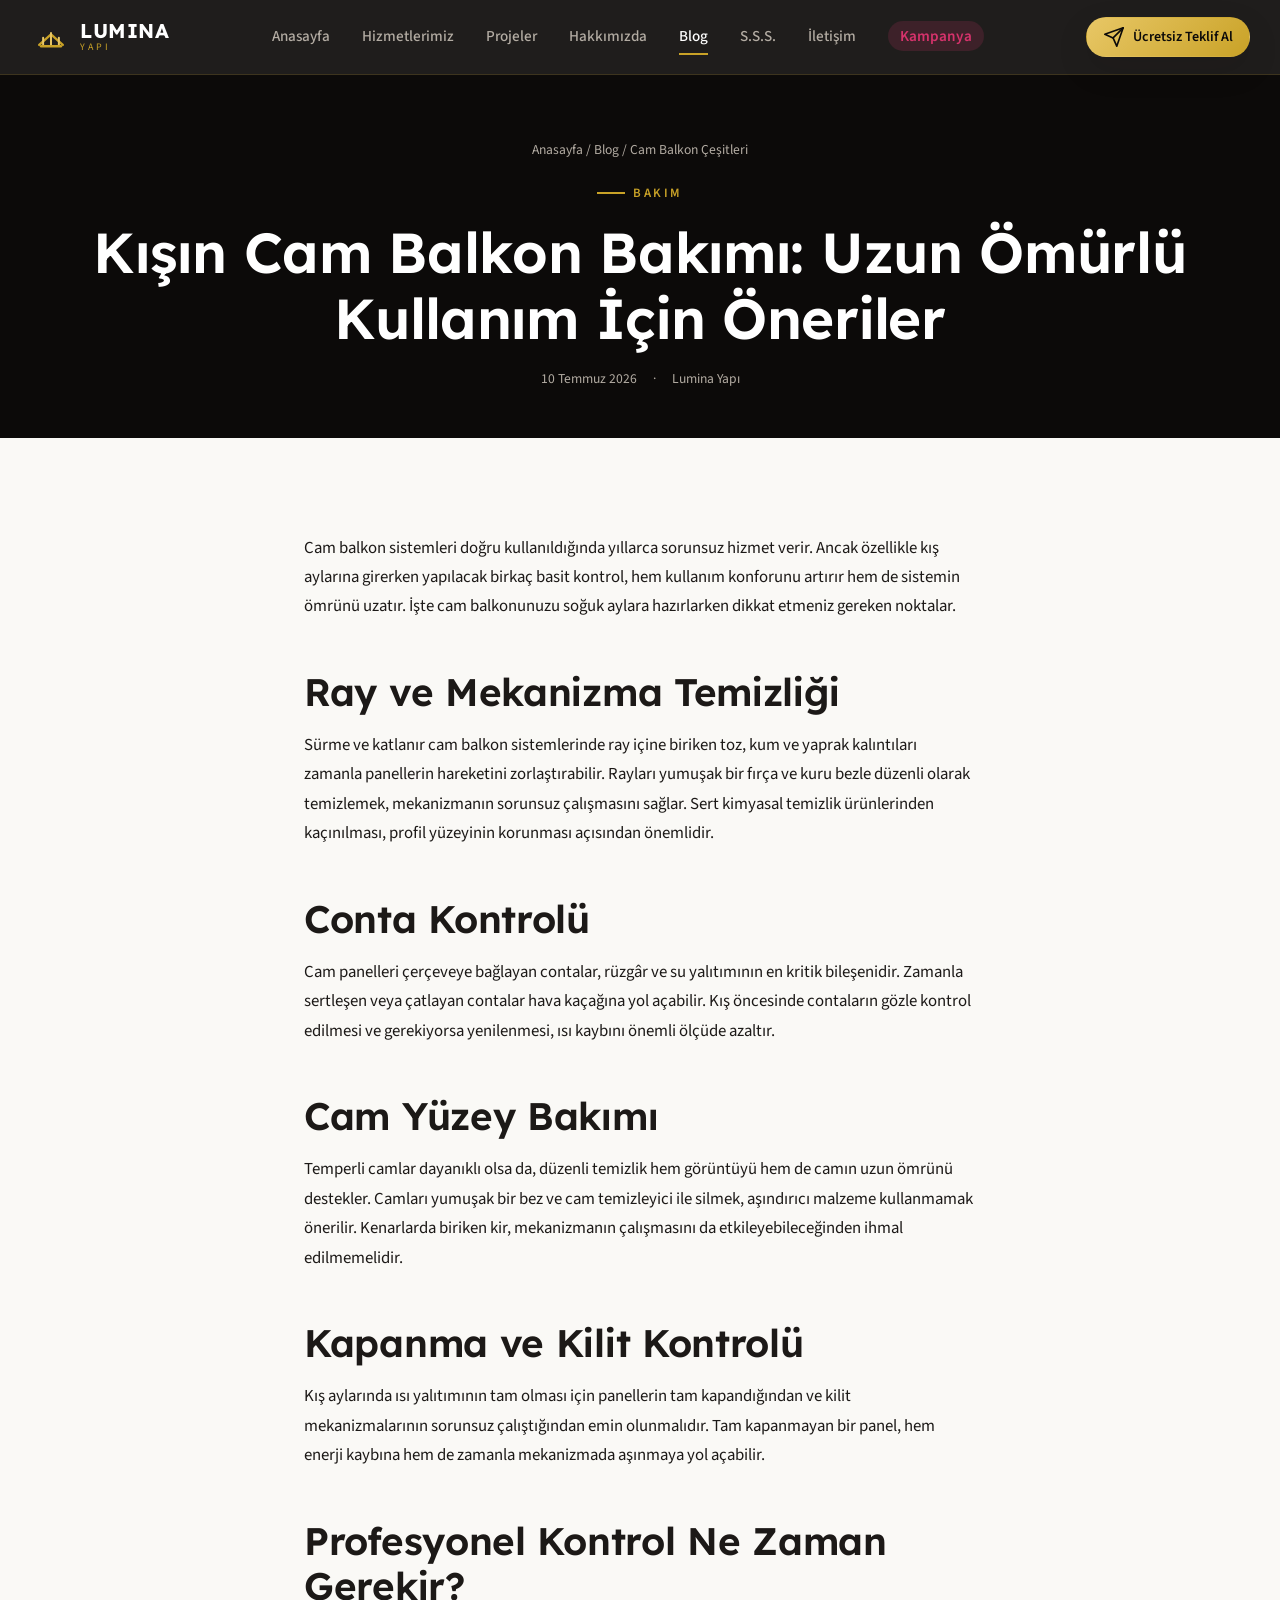
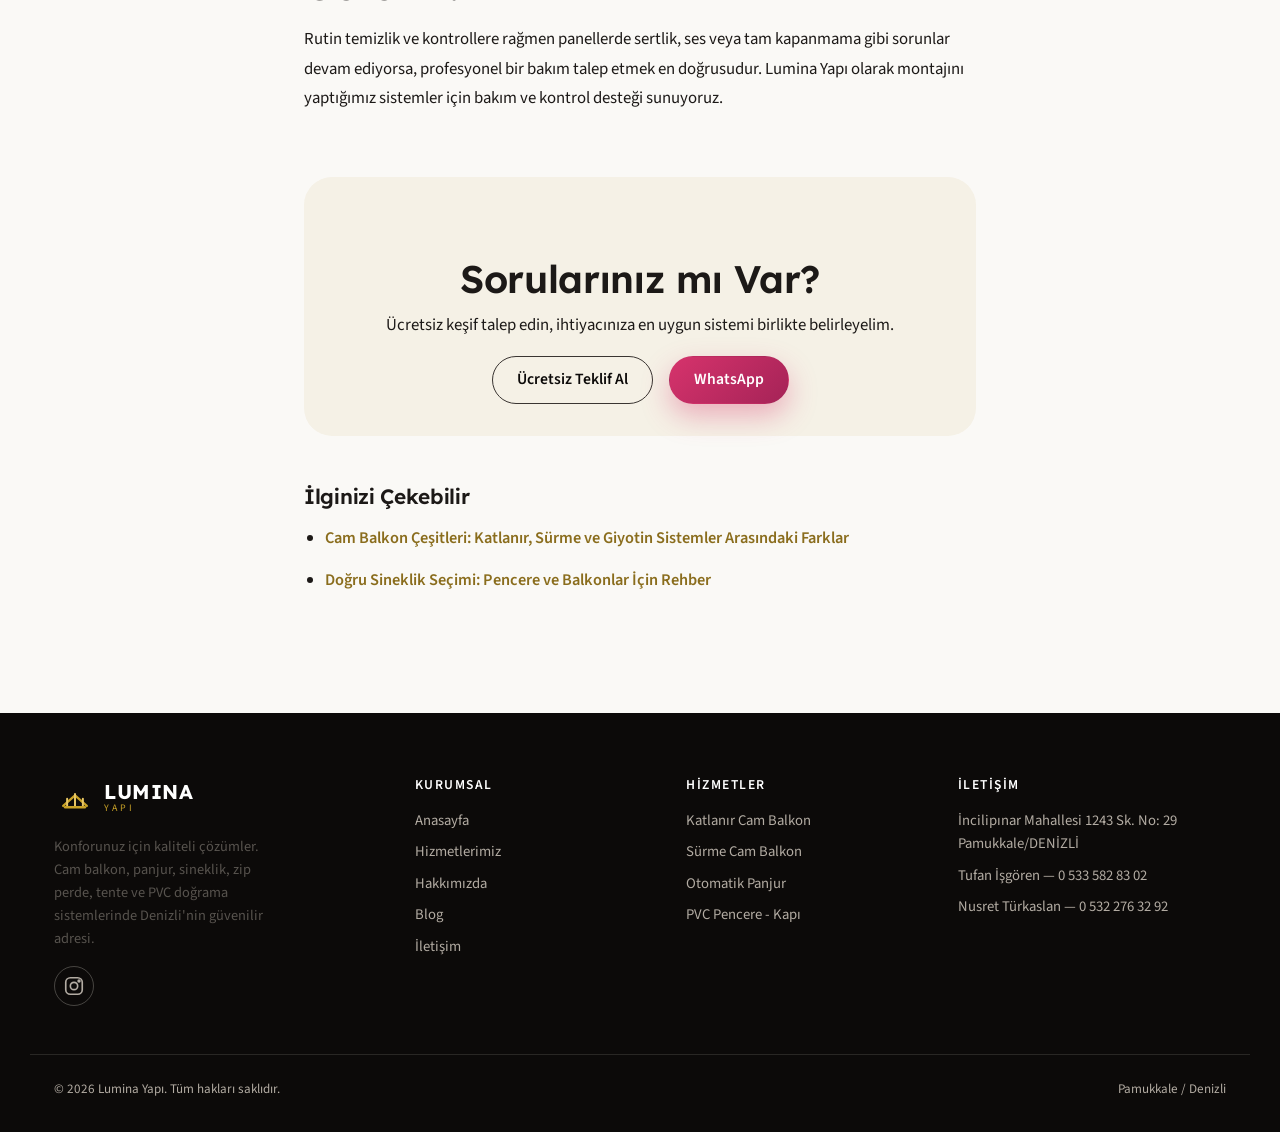
<file: blog/cam-balkon-kis-bakimi.html>
<!DOCTYPE html>
<html lang="tr">
<head>
<meta charset="UTF-8">
<meta name="viewport" content="width=device-width, initial-scale=1">
<title>Kışın Cam Balkon Bakımı: Uzun Ömürlü Kullanım İçin Öneriler | Lumina Yapı</title>
<meta name="description" content="Cam balkonunuzu kış aylarına hazırlamak, rutin bakımını yapmak ve uzun ömürlü kullanmak için pratik öneriler.">
<link rel="canonical" href="https://www.luminacambalkon.com.tr/blog/cam-balkon-kis-bakimi.html">
<meta name="robots" content="index, follow">
<meta property="og:type" content="article">
<meta property="og:site_name" content="Lumina Yapı">
<meta property="og:locale" content="tr_TR">
<meta property="og:title" content="Kışın Cam Balkon Bakımı: Uzun Ömürlü Kullanım İçin Öneriler">
<meta property="og:description" content="Cam balkonunuzu kış aylarına hazırlamak, rutin bakımını yapmak ve uzun ömürlü kullanmak için pratik öneriler.">
<meta property="og:url" content="https://www.luminacambalkon.com.tr/blog/cam-balkon-kis-bakimi.html">
<meta name="twitter:card" content="summary">
<link rel="icon" type="image/svg+xml" href="../assets/favicon.svg">
<link rel="preconnect" href="https://fonts.googleapis.com">
<link rel="preconnect" href="https://fonts.gstatic.com" crossorigin>
<link href="https://fonts.googleapis.com/css2?family=Lexend:wght@400;500;600;700&family=Source+Sans+3:wght@300;400;500;600;700&display=swap" rel="stylesheet">
<link rel="stylesheet" href="../css/style.css">

<script type="application/ld+json">
{
  "@context": "https://schema.org",
  "@type": "BreadcrumbList",
  "itemListElement": [
    { "@type": "ListItem", "position": 1, "name": "Anasayfa", "item": "https://www.luminacambalkon.com.tr/" },
    { "@type": "ListItem", "position": 2, "name": "Blog", "item": "https://www.luminacambalkon.com.tr/blog.html" },
    { "@type": "ListItem", "position": 3, "name": "Cam Balkon Çeşitleri", "item": "https://www.luminacambalkon.com.tr/blog/cam-balkon-kis-bakimi.html" }
  ]
}
</script>
<script type="application/ld+json">
{
  "@context": "https://schema.org",
  "@type": "BlogPosting",
  "headline": "Kışın Cam Balkon Bakımı: Uzun Ömürlü Kullanım İçin Öneriler",
  "datePublished": "2026-07-10",
  "dateModified": "2026-07-10",
  "author": { "@type": "Organization", "name": "Lumina Yapı" },
  "publisher": { "@type": "Organization", "name": "Lumina Yapı" },
  "mainEntityOfPage": "https://www.luminacambalkon.com.tr/blog/cam-balkon-kis-bakimi.html",
  "description": "Cam balkonunuzu kış aylarına hazırlamak, rutin bakımını yapmak ve uzun ömürlü kullanmak için pratik öneriler."
}
</script>
<script type="application/ld+json">
{
  "@context": "https://schema.org",
  "@type": "FAQPage",
  "mainEntity": [
    {
      "@type": "Question",
      "name": "Cam balkon rayları neden zamanla sertleşir?",
      "acceptedAnswer": { "@type": "Answer", "text": "Ray içine biriken toz ve kir, kayar mekanizmanın sürtünmesini artırarak sertleşme hissi yaratır; düzenli temizlik bu sorunu büyük ölçüde önler." }
    },
    {
      "@type": "Question",
      "name": "Cam balkon contaları ne sıklıkla kontrol edilmeli?",
      "acceptedAnswer": { "@type": "Answer", "text": "Contaların yıllık en az bir kez, özellikle kış öncesinde gözle kontrol edilmesi ve gerekirse değiştirilmesi önerilir." }
    }
  ]
}
</script>
</head>
<body>
<a class="skip-link" href="#main">İçeriğe geç</a>

<header class="site-header">
  <div class="container header-inner">
    <a class="brand" href="../index.html" aria-label="Lumina Yapı anasayfa">
      <svg class="brand-mark" viewBox="0 0 64 64" aria-hidden="true">
        <path d="M14 44 L32 28 L50 44" stroke="#c9a227" stroke-width="3.5" fill="none" stroke-linecap="round" stroke-linejoin="round"/>
        <path d="M20 44 V33 M32 44 V26 M44 44 V33" stroke="#e8c766" stroke-width="3" stroke-linecap="round"/>
        <rect x="15" y="44" width="34" height="4" rx="2" fill="#c9a227"/>
      </svg>
      <span class="brand-text"><strong>LUMINA</strong><span>Yapı</span></span>
    </a>
    <nav class="main-nav" id="main-nav" aria-label="Ana menü">
      <ul>
        <li><a href="../index.html">Anasayfa</a></li>
        <li><a href="../hizmetler.html">Hizmetlerimiz</a></li>
        <li><a href="../projeler.html">Projeler</a></li>
        <li><a href="../hakkimizda.html">Hakkımızda</a></li>
        <li><a href="../blog.html" aria-current="page">Blog</a></li>
        <li><a href="../index.html#sss">S.S.S.</a></li>
        <li><a href="../iletisim.html">İletişim</a></li>
        <li><a class="nav-pill" href="../index.html#kampanya">Kampanya</a></li>
      </ul>
    </nav>
    <div class="header-actions">
      <a class="btn btn-gold btn-sm btn-gold-desktop" href="../iletisim.html#teklif-al">
        <svg class="icon" viewBox="0 0 24 24" aria-hidden="true"><path d="M22 2L11 13" stroke-linecap="round" stroke-linejoin="round"/><path d="M22 2l-7 20-4-9-9-4 20-7Z" stroke-linejoin="round"/></svg>
        Ücretsiz Teklif Al
      </a>
      <button class="nav-toggle" aria-label="Menüyü aç" aria-expanded="false" aria-controls="main-nav">
        <svg class="icon" viewBox="0 0 24 24" aria-hidden="true"><path d="M4 6h16M4 12h16M4 18h16" stroke-linecap="round"/></svg>
      </button>
    </div>
  </div>
</header>

<main id="main">
  <section class="page-hero">
    <div class="container">
      <div class="breadcrumb"><a href="../index.html">Anasayfa</a> / <a href="../blog.html">Blog</a> / Cam Balkon Çeşitleri</div>
      <span class="kicker" style="justify-content:center">Bakım</span>
      <h1>Kışın Cam Balkon Bakımı: Uzun Ömürlü Kullanım İçin Öneriler</h1>
      <div class="article-meta">
        <span>10 Temmuz 2026</span>
        <span>·</span>
        <span>Lumina Yapı</span>
      </div>
    </div>
  </section>

  <section>
    <div class="container article-body">
      <p>Cam balkon sistemleri doğru kullanıldığında yıllarca sorunsuz hizmet verir. Ancak özellikle kış aylarına girerken yapılacak birkaç basit kontrol, hem kullanım konforunu artırır hem de sistemin ömrünü uzatır. İşte cam balkonunuzu soğuk aylara hazırlarken dikkat etmeniz gereken noktalar.</p>

      <h2>Ray ve Mekanizma Temizliği</h2>
      <p>Sürme ve katlanır cam balkon sistemlerinde ray içine biriken toz, kum ve yaprak kalıntıları zamanla panellerin hareketini zorlaştırabilir. Rayları yumuşak bir fırça ve kuru bezle düzenli olarak temizlemek, mekanizmanın sorunsuz çalışmasını sağlar. Sert kimyasal temizlik ürünlerinden kaçınılması, profil yüzeyinin korunması açısından önemlidir.</p>

      <h2>Conta Kontrolü</h2>
      <p>Cam panelleri çerçeveye bağlayan contalar, rüzgâr ve su yalıtımının en kritik bileşenidir. Zamanla sertleşen veya çatlayan contalar hava kaçağına yol açabilir. Kış öncesinde contaların gözle kontrol edilmesi ve gerekiyorsa yenilenmesi, ısı kaybını önemli ölçüde azaltır.</p>

      <h2>Cam Yüzey Bakımı</h2>
      <p>Temperli camlar dayanıklı olsa da, düzenli temizlik hem görüntüyü hem de camın uzun ömrünü destekler. Camları yumuşak bir bez ve cam temizleyici ile silmek, aşındırıcı malzeme kullanmamak önerilir. Kenarlarda biriken kir, mekanizmanın çalışmasını da etkileyebileceğinden ihmal edilmemelidir.</p>

      <h2>Kapanma ve Kilit Kontrolü</h2>
      <p>Kış aylarında ısı yalıtımının tam olması için panellerin tam kapandığından ve kilit mekanizmalarının sorunsuz çalıştığından emin olunmalıdır. Tam kapanmayan bir panel, hem enerji kaybına hem de zamanla mekanizmada aşınmaya yol açabilir.</p>

      <h2>Profesyonel Kontrol Ne Zaman Gerekir?</h2>
      <p>Rutin temizlik ve kontrollere rağmen panellerde sertlik, ses veya tam kapanmama gibi sorunlar devam ediyorsa, profesyonel bir bakım talep etmek en doğrusudur. Lumina Yapı olarak montajını yaptığımız sistemler için bakım ve kontrol desteği sunuyoruz.</p>

      <div class="article-cta">
        <h2 style="margin-bottom:8px">Sorularınız mı Var?</h2>
        <p style="margin-bottom:0">Ücretsiz keşif talep edin, ihtiyacınıza en uygun sistemi birlikte belirleyelim.</p>
        <div class="btn-row">
          <a class="btn btn-outline-dark" href="../iletisim.html#teklif-al">Ücretsiz Teklif Al</a>
          <a class="btn btn-campaign" href="https://wa.me/905335828302" target="_blank" rel="noopener">WhatsApp</a>
        </div>
      </div>

      <div class="related-posts">
        <h2>İlginizi Çekebilir</h2>
        <ul>
          <li><a href="cam-balkon-cesitleri.html">Cam Balkon Çeşitleri: Katlanır, Sürme ve Giyotin Sistemler Arasındaki Farklar</a></li>
          <li><a href="dogru-sineklik-secimi.html">Doğru Sineklik Seçimi: Pencere ve Balkonlar İçin Rehber</a></li>
        </ul>
      </div>
    </div>
  </section>
</main>

<footer class="site-footer">
  <div class="container footer-grid">
    <div class="footer-about">
      <a class="brand" href="../index.html" style="margin-bottom:var(--space-3)">
        <svg class="brand-mark" viewBox="0 0 64 64" aria-hidden="true">
          <path d="M14 44 L32 28 L50 44" stroke="#c9a227" stroke-width="3.5" fill="none" stroke-linecap="round" stroke-linejoin="round"/>
          <path d="M20 44 V33 M32 44 V26 M44 44 V33" stroke="#e8c766" stroke-width="3" stroke-linecap="round"/>
          <rect x="15" y="44" width="34" height="4" rx="2" fill="#c9a227"/>
        </svg>
        <span class="brand-text"><strong>LUMINA</strong><span>Yapı</span></span>
      </a>
      <p>Konforunuz için kaliteli çözümler. Cam balkon, panjur, sineklik, zip perde, tente ve PVC doğrama sistemlerinde Denizli'nin güvenilir adresi.</p>
      <div class="social-row">
        <a href="https://www.instagram.com/luminacambalkon20" target="_blank" rel="noopener" aria-label="Instagram">
          <svg class="icon" viewBox="0 0 24 24" aria-hidden="true"><rect x="3" y="3" width="18" height="18" rx="5"/><circle cx="12" cy="12" r="4"/><circle cx="17.5" cy="6.5" r="1"/></svg>
        </a>
      </div>
    </div>
    <div>
      <h4>Kurumsal</h4>
      <ul>
        <li><a href="../index.html">Anasayfa</a></li>
        <li><a href="../hizmetler.html">Hizmetlerimiz</a></li>
        <li><a href="../hakkimizda.html">Hakkımızda</a></li>
        <li><a href="../blog.html">Blog</a></li>
        <li><a href="../iletisim.html">İletişim</a></li>
      </ul>
    </div>
    <div>
      <h4>Hizmetler</h4>
      <ul>
        <li><a href="../hizmetler.html#katlanir-cam-balkon">Katlanır Cam Balkon</a></li>
        <li><a href="../hizmetler.html#surme-cam-balkon">Sürme Cam Balkon</a></li>
        <li><a href="../hizmetler.html#otomatik-panjur">Otomatik Panjur</a></li>
        <li><a href="../hizmetler.html#pvc-pencere-kapi">PVC Pencere - Kapı</a></li>
      </ul>
    </div>
    <div>
      <h4>İletişim</h4>
      <ul>
        <li>İncilipınar Mahallesi 1243 Sk. No: 29<br>Pamukkale/DENİZLİ</li>
        <li><a href="tel:+905335828302">Tufan İşgören — 0 533 582 83 02</a></li>
        <li><a href="tel:+905322763292">Nusret Türkaslan — 0 532 276 32 92</a></li>
      </ul>
    </div>
  </div>
  <div class="container footer-bottom">
    <span>© <span id="year">2026</span> Lumina Yapı. Tüm hakları saklıdır.</span>
    <span>Pamukkale / Denizli</span>
  </div>
</footer>

<div class="mobile-callbar">
  <a class="btn btn-gold btn-sm" href="tel:+905335828302">Ara</a>
  <a class="btn btn-campaign btn-sm" href="https://wa.me/905335828302" target="_blank" rel="noopener">WhatsApp</a>
</div>

<script src="../js/main.js"></script>
</body>
</html>
</file>
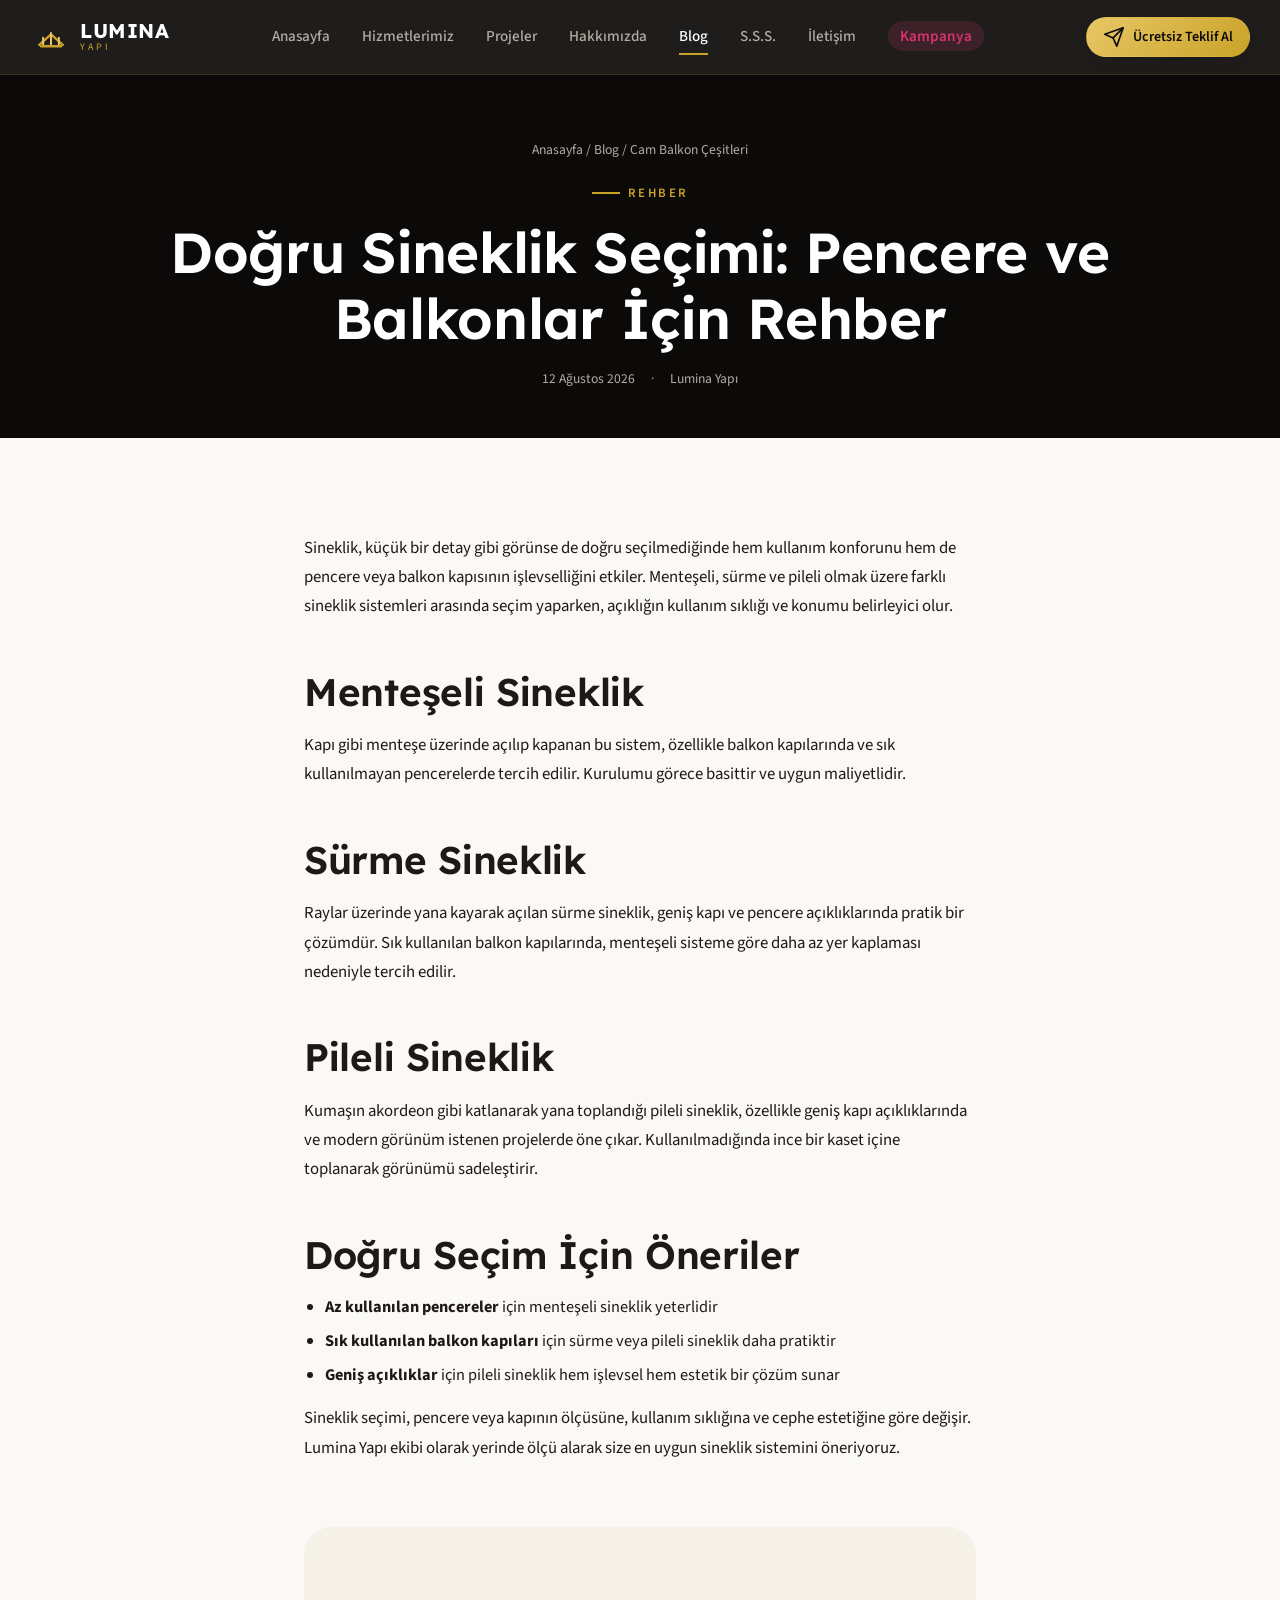
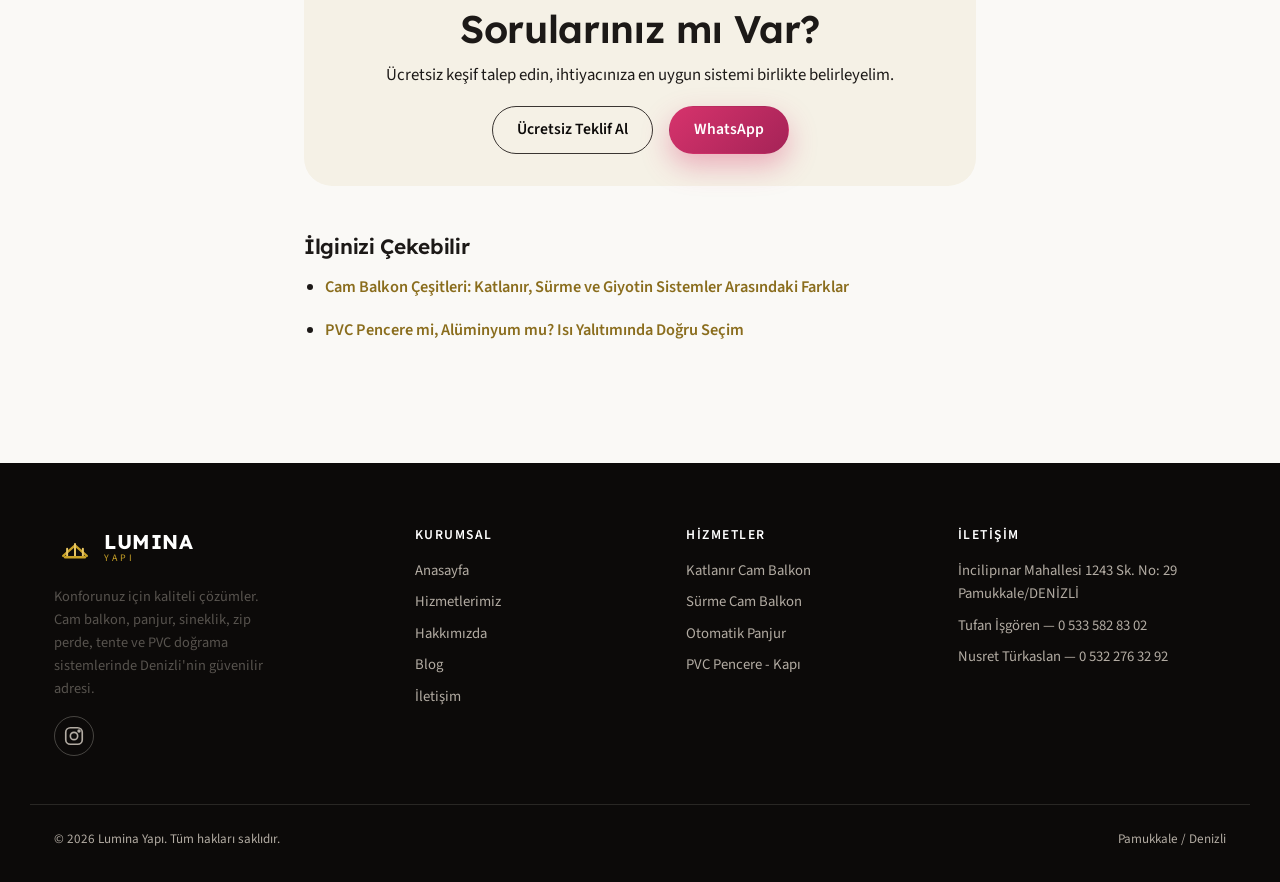
<file: blog/dogru-sineklik-secimi.html>
<!DOCTYPE html>
<html lang="tr">
<head>
<meta charset="UTF-8">
<meta name="viewport" content="width=device-width, initial-scale=1">
<title>Doğru Sineklik Seçimi: Pencere ve Balkonlar İçin Rehber | Lumina Yapı</title>
<meta name="description" content="Menteşeli, sürme ve pileli sineklik seçenekleri arasındaki farklar ve pencere ya da balkonunuz için doğru sineklik seçimi.">
<link rel="canonical" href="https://www.luminacambalkon.com.tr/blog/dogru-sineklik-secimi.html">
<meta name="robots" content="index, follow">
<meta property="og:type" content="article">
<meta property="og:site_name" content="Lumina Yapı">
<meta property="og:locale" content="tr_TR">
<meta property="og:title" content="Doğru Sineklik Seçimi: Pencere ve Balkonlar İçin Rehber">
<meta property="og:description" content="Menteşeli, sürme ve pileli sineklik seçenekleri arasındaki farklar ve pencere ya da balkonunuz için doğru sineklik seçimi.">
<meta property="og:url" content="https://www.luminacambalkon.com.tr/blog/dogru-sineklik-secimi.html">
<meta name="twitter:card" content="summary">
<link rel="icon" type="image/svg+xml" href="../assets/favicon.svg">
<link rel="preconnect" href="https://fonts.googleapis.com">
<link rel="preconnect" href="https://fonts.gstatic.com" crossorigin>
<link href="https://fonts.googleapis.com/css2?family=Lexend:wght@400;500;600;700&family=Source+Sans+3:wght@300;400;500;600;700&display=swap" rel="stylesheet">
<link rel="stylesheet" href="../css/style.css">

<script type="application/ld+json">
{
  "@context": "https://schema.org",
  "@type": "BreadcrumbList",
  "itemListElement": [
    { "@type": "ListItem", "position": 1, "name": "Anasayfa", "item": "https://www.luminacambalkon.com.tr/" },
    { "@type": "ListItem", "position": 2, "name": "Blog", "item": "https://www.luminacambalkon.com.tr/blog.html" },
    { "@type": "ListItem", "position": 3, "name": "Cam Balkon Çeşitleri", "item": "https://www.luminacambalkon.com.tr/blog/dogru-sineklik-secimi.html" }
  ]
}
</script>
<script type="application/ld+json">
{
  "@context": "https://schema.org",
  "@type": "BlogPosting",
  "headline": "Doğru Sineklik Seçimi: Pencere ve Balkonlar İçin Rehber",
  "datePublished": "2026-08-12",
  "dateModified": "2026-08-12",
  "author": { "@type": "Organization", "name": "Lumina Yapı" },
  "publisher": { "@type": "Organization", "name": "Lumina Yapı" },
  "mainEntityOfPage": "https://www.luminacambalkon.com.tr/blog/dogru-sineklik-secimi.html",
  "description": "Menteşeli, sürme ve pileli sineklik seçenekleri arasındaki farklar ve pencere ya da balkonunuz için doğru sineklik seçimi."
}
</script>
<script type="application/ld+json">
{
  "@context": "https://schema.org",
  "@type": "FAQPage",
  "mainEntity": [
    {
      "@type": "Question",
      "name": "Balkon kapıları için hangi sineklik türü uygundur?",
      "acceptedAnswer": { "@type": "Answer", "text": "Sık kullanılan balkon ve teras kapılarında, kolay açılıp kapanabilen sürme veya pileli sineklik sistemleri genellikle daha pratiktir." }
    },
    {
      "@type": "Question",
      "name": "Sineklik tülü zamanla gevşer mi?",
      "acceptedAnswer": { "@type": "Answer", "text": "Kaliteli tül ve germe sistemiyle üretilen sineklikler zamanla gevşemeye karşı dayanıklıdır; sorun yaşanması durumunda tül yenilenebilir." }
    }
  ]
}
</script>
</head>
<body>
<a class="skip-link" href="#main">İçeriğe geç</a>

<header class="site-header">
  <div class="container header-inner">
    <a class="brand" href="../index.html" aria-label="Lumina Yapı anasayfa">
      <svg class="brand-mark" viewBox="0 0 64 64" aria-hidden="true">
        <path d="M14 44 L32 28 L50 44" stroke="#c9a227" stroke-width="3.5" fill="none" stroke-linecap="round" stroke-linejoin="round"/>
        <path d="M20 44 V33 M32 44 V26 M44 44 V33" stroke="#e8c766" stroke-width="3" stroke-linecap="round"/>
        <rect x="15" y="44" width="34" height="4" rx="2" fill="#c9a227"/>
      </svg>
      <span class="brand-text"><strong>LUMINA</strong><span>Yapı</span></span>
    </a>
    <nav class="main-nav" id="main-nav" aria-label="Ana menü">
      <ul>
        <li><a href="../index.html">Anasayfa</a></li>
        <li><a href="../hizmetler.html">Hizmetlerimiz</a></li>
        <li><a href="../projeler.html">Projeler</a></li>
        <li><a href="../hakkimizda.html">Hakkımızda</a></li>
        <li><a href="../blog.html" aria-current="page">Blog</a></li>
        <li><a href="../index.html#sss">S.S.S.</a></li>
        <li><a href="../iletisim.html">İletişim</a></li>
        <li><a class="nav-pill" href="../index.html#kampanya">Kampanya</a></li>
      </ul>
    </nav>
    <div class="header-actions">
      <a class="btn btn-gold btn-sm btn-gold-desktop" href="../iletisim.html#teklif-al">
        <svg class="icon" viewBox="0 0 24 24" aria-hidden="true"><path d="M22 2L11 13" stroke-linecap="round" stroke-linejoin="round"/><path d="M22 2l-7 20-4-9-9-4 20-7Z" stroke-linejoin="round"/></svg>
        Ücretsiz Teklif Al
      </a>
      <button class="nav-toggle" aria-label="Menüyü aç" aria-expanded="false" aria-controls="main-nav">
        <svg class="icon" viewBox="0 0 24 24" aria-hidden="true"><path d="M4 6h16M4 12h16M4 18h16" stroke-linecap="round"/></svg>
      </button>
    </div>
  </div>
</header>

<main id="main">
  <section class="page-hero">
    <div class="container">
      <div class="breadcrumb"><a href="../index.html">Anasayfa</a> / <a href="../blog.html">Blog</a> / Cam Balkon Çeşitleri</div>
      <span class="kicker" style="justify-content:center">Rehber</span>
      <h1>Doğru Sineklik Seçimi: Pencere ve Balkonlar İçin Rehber</h1>
      <div class="article-meta">
        <span>12 Ağustos 2026</span>
        <span>·</span>
        <span>Lumina Yapı</span>
      </div>
    </div>
  </section>

  <section>
    <div class="container article-body">
      <p>Sineklik, küçük bir detay gibi görünse de doğru seçilmediğinde hem kullanım konforunu hem de pencere veya balkon kapısının işlevselliğini etkiler. Menteşeli, sürme ve pileli olmak üzere farklı sineklik sistemleri arasında seçim yaparken, açıklığın kullanım sıklığı ve konumu belirleyici olur.</p>

      <h2>Menteşeli Sineklik</h2>
      <p>Kapı gibi menteşe üzerinde açılıp kapanan bu sistem, özellikle balkon kapılarında ve sık kullanılmayan pencerelerde tercih edilir. Kurulumu görece basittir ve uygun maliyetlidir.</p>

      <h2>Sürme Sineklik</h2>
      <p>Raylar üzerinde yana kayarak açılan sürme sineklik, geniş kapı ve pencere açıklıklarında pratik bir çözümdür. Sık kullanılan balkon kapılarında, menteşeli sisteme göre daha az yer kaplaması nedeniyle tercih edilir.</p>

      <h2>Pileli Sineklik</h2>
      <p>Kumaşın akordeon gibi katlanarak yana toplandığı pileli sineklik, özellikle geniş kapı açıklıklarında ve modern görünüm istenen projelerde öne çıkar. Kullanılmadığında ince bir kaset içine toplanarak görünümü sadeleştirir.</p>

      <h2>Doğru Seçim İçin Öneriler</h2>
      <ul>
        <li><strong>Az kullanılan pencereler</strong> için menteşeli sineklik yeterlidir</li>
        <li><strong>Sık kullanılan balkon kapıları</strong> için sürme veya pileli sineklik daha pratiktir</li>
        <li><strong>Geniş açıklıklar</strong> için pileli sineklik hem işlevsel hem estetik bir çözüm sunar</li>
      </ul>
      <p>Sineklik seçimi, pencere veya kapının ölçüsüne, kullanım sıklığına ve cephe estetiğine göre değişir. Lumina Yapı ekibi olarak yerinde ölçü alarak size en uygun sineklik sistemini öneriyoruz.</p>

      <div class="article-cta">
        <h2 style="margin-bottom:8px">Sorularınız mı Var?</h2>
        <p style="margin-bottom:0">Ücretsiz keşif talep edin, ihtiyacınıza en uygun sistemi birlikte belirleyelim.</p>
        <div class="btn-row">
          <a class="btn btn-outline-dark" href="../iletisim.html#teklif-al">Ücretsiz Teklif Al</a>
          <a class="btn btn-campaign" href="https://wa.me/905335828302" target="_blank" rel="noopener">WhatsApp</a>
        </div>
      </div>

      <div class="related-posts">
        <h2>İlginizi Çekebilir</h2>
        <ul>
          <li><a href="cam-balkon-cesitleri.html">Cam Balkon Çeşitleri: Katlanır, Sürme ve Giyotin Sistemler Arasındaki Farklar</a></li>
          <li><a href="pvc-mi-aluminyum-mu.html">PVC Pencere mi, Alüminyum mu? Isı Yalıtımında Doğru Seçim</a></li>
        </ul>
      </div>
    </div>
  </section>
</main>

<footer class="site-footer">
  <div class="container footer-grid">
    <div class="footer-about">
      <a class="brand" href="../index.html" style="margin-bottom:var(--space-3)">
        <svg class="brand-mark" viewBox="0 0 64 64" aria-hidden="true">
          <path d="M14 44 L32 28 L50 44" stroke="#c9a227" stroke-width="3.5" fill="none" stroke-linecap="round" stroke-linejoin="round"/>
          <path d="M20 44 V33 M32 44 V26 M44 44 V33" stroke="#e8c766" stroke-width="3" stroke-linecap="round"/>
          <rect x="15" y="44" width="34" height="4" rx="2" fill="#c9a227"/>
        </svg>
        <span class="brand-text"><strong>LUMINA</strong><span>Yapı</span></span>
      </a>
      <p>Konforunuz için kaliteli çözümler. Cam balkon, panjur, sineklik, zip perde, tente ve PVC doğrama sistemlerinde Denizli'nin güvenilir adresi.</p>
      <div class="social-row">
        <a href="https://www.instagram.com/luminacambalkon20" target="_blank" rel="noopener" aria-label="Instagram">
          <svg class="icon" viewBox="0 0 24 24" aria-hidden="true"><rect x="3" y="3" width="18" height="18" rx="5"/><circle cx="12" cy="12" r="4"/><circle cx="17.5" cy="6.5" r="1"/></svg>
        </a>
      </div>
    </div>
    <div>
      <h4>Kurumsal</h4>
      <ul>
        <li><a href="../index.html">Anasayfa</a></li>
        <li><a href="../hizmetler.html">Hizmetlerimiz</a></li>
        <li><a href="../hakkimizda.html">Hakkımızda</a></li>
        <li><a href="../blog.html">Blog</a></li>
        <li><a href="../iletisim.html">İletişim</a></li>
      </ul>
    </div>
    <div>
      <h4>Hizmetler</h4>
      <ul>
        <li><a href="../hizmetler.html#katlanir-cam-balkon">Katlanır Cam Balkon</a></li>
        <li><a href="../hizmetler.html#surme-cam-balkon">Sürme Cam Balkon</a></li>
        <li><a href="../hizmetler.html#otomatik-panjur">Otomatik Panjur</a></li>
        <li><a href="../hizmetler.html#pvc-pencere-kapi">PVC Pencere - Kapı</a></li>
      </ul>
    </div>
    <div>
      <h4>İletişim</h4>
      <ul>
        <li>İncilipınar Mahallesi 1243 Sk. No: 29<br>Pamukkale/DENİZLİ</li>
        <li><a href="tel:+905335828302">Tufan İşgören — 0 533 582 83 02</a></li>
        <li><a href="tel:+905322763292">Nusret Türkaslan — 0 532 276 32 92</a></li>
      </ul>
    </div>
  </div>
  <div class="container footer-bottom">
    <span>© <span id="year">2026</span> Lumina Yapı. Tüm hakları saklıdır.</span>
    <span>Pamukkale / Denizli</span>
  </div>
</footer>

<div class="mobile-callbar">
  <a class="btn btn-gold btn-sm" href="tel:+905335828302">Ara</a>
  <a class="btn btn-campaign btn-sm" href="https://wa.me/905335828302" target="_blank" rel="noopener">WhatsApp</a>
</div>

<script src="../js/main.js"></script>
</body>
</html>
</file>
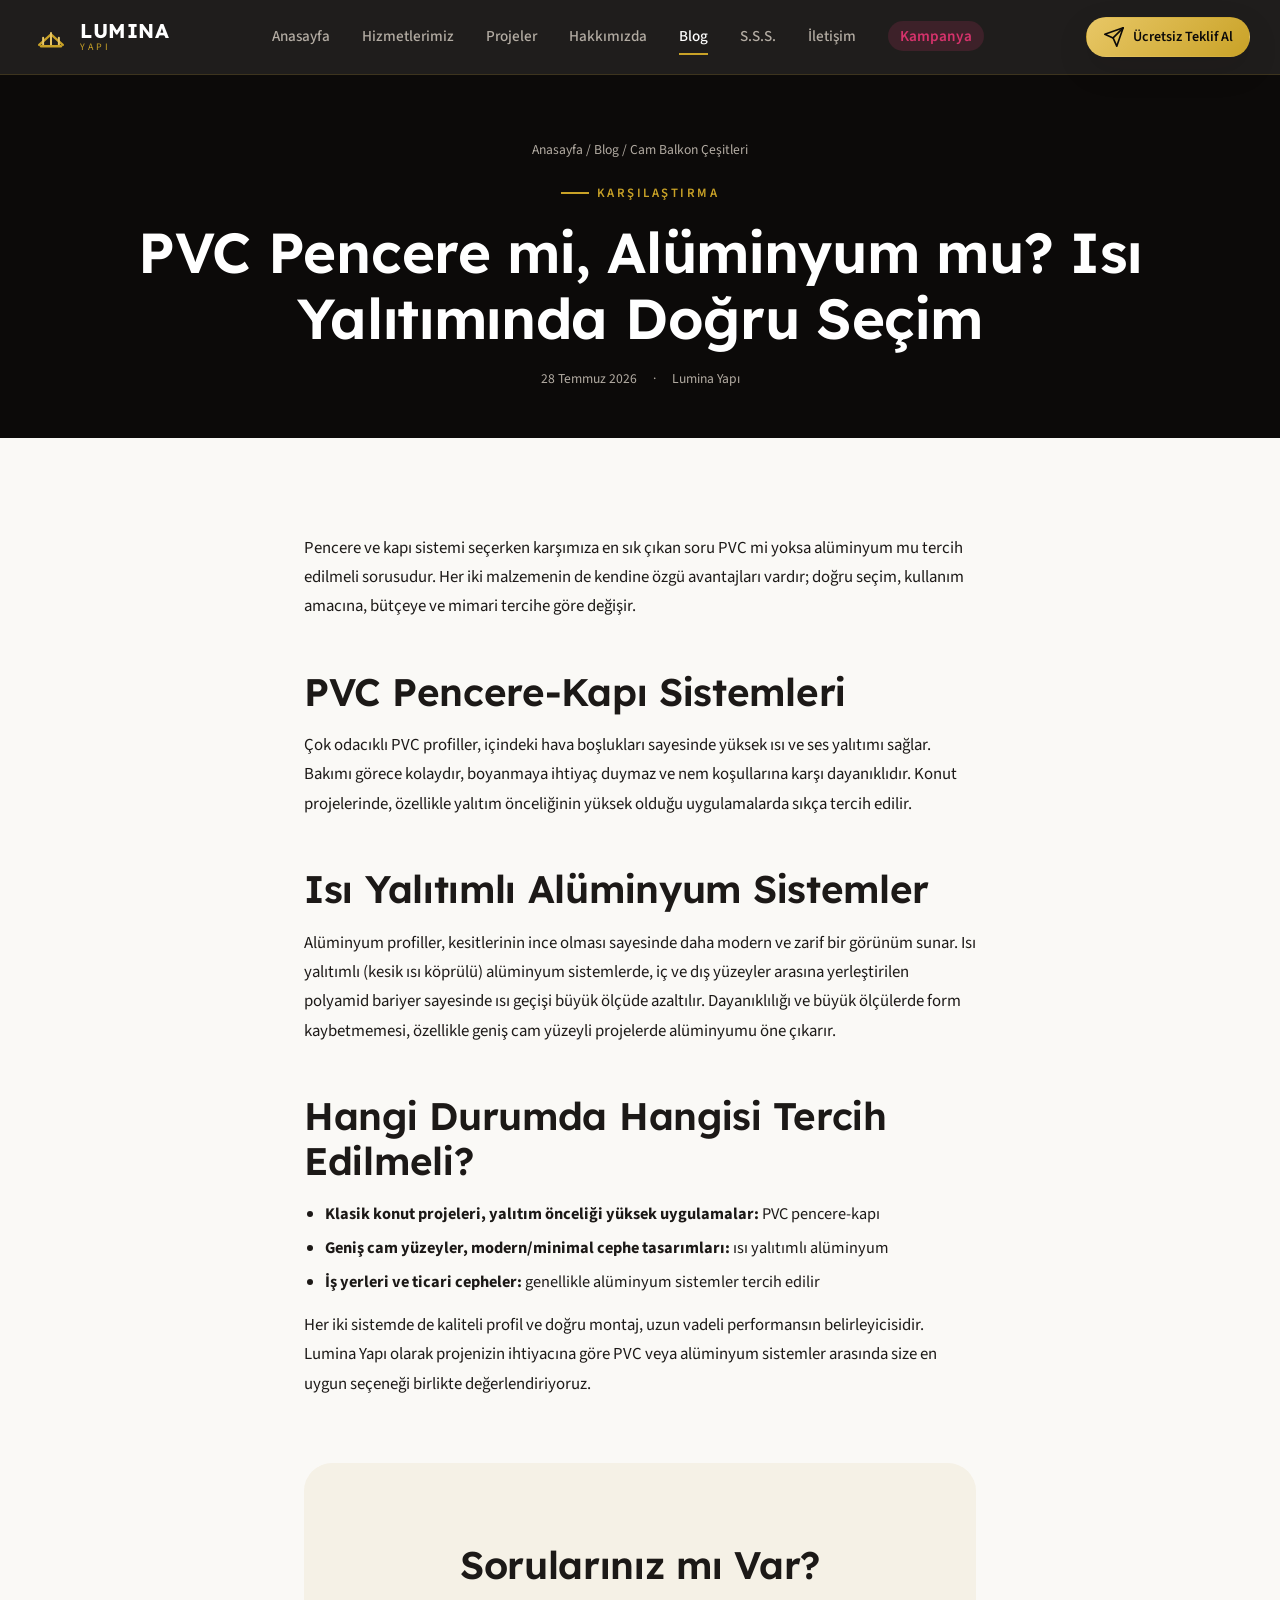
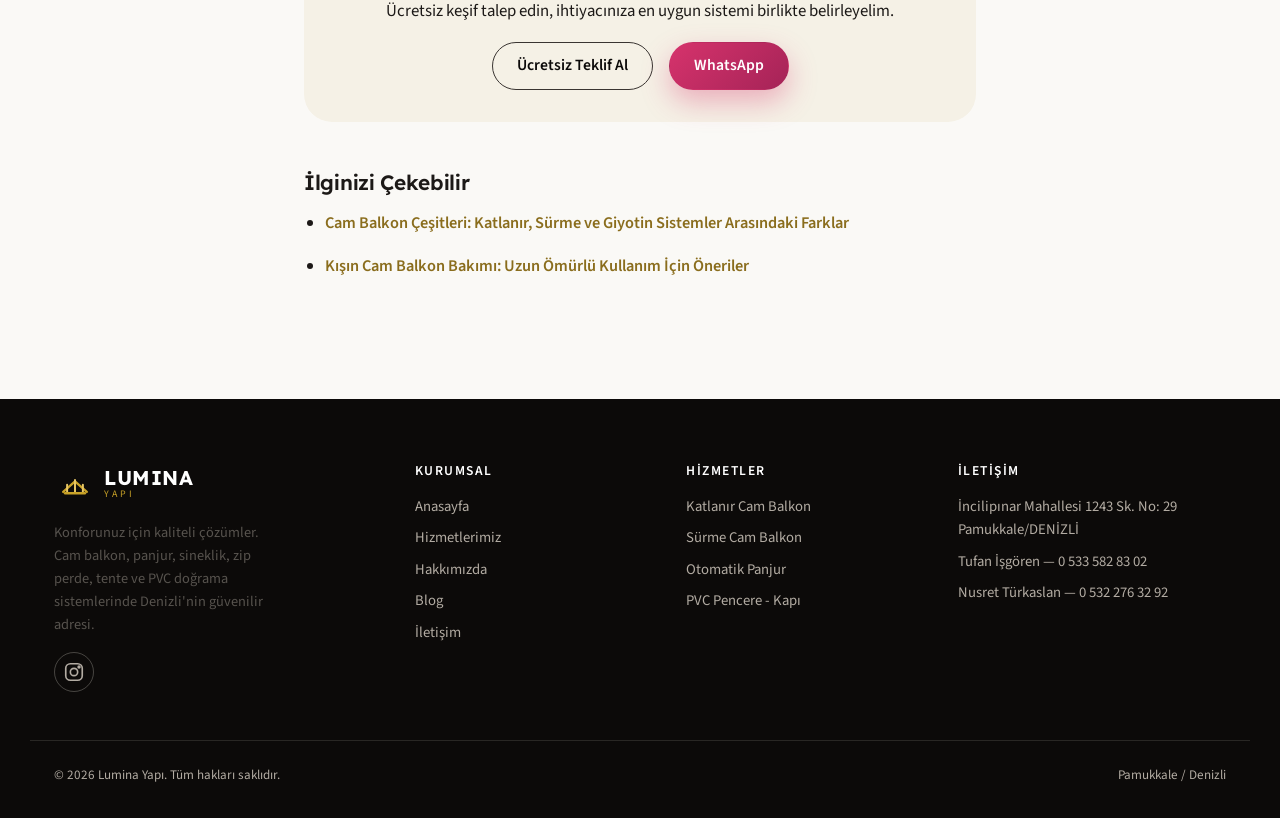
<file: blog/pvc-mi-aluminyum-mu.html>
<!DOCTYPE html>
<html lang="tr">
<head>
<meta charset="UTF-8">
<meta name="viewport" content="width=device-width, initial-scale=1">
<title>PVC Pencere mi, Alüminyum mu? Isı Yalıtımında Doğru Seçim | Lumina Yapı</title>
<meta name="description" content="PVC pencere-kapı sistemleri ile ısı yalıtımlı alüminyum doğrama arasındaki farkları, avantajları ve doğru seçim kriterlerini karşılaştırıyoruz.">
<link rel="canonical" href="https://www.luminacambalkon.com.tr/blog/pvc-mi-aluminyum-mu.html">
<meta name="robots" content="index, follow">
<meta property="og:type" content="article">
<meta property="og:site_name" content="Lumina Yapı">
<meta property="og:locale" content="tr_TR">
<meta property="og:title" content="PVC Pencere mi, Alüminyum mu? Isı Yalıtımında Doğru Seçim">
<meta property="og:description" content="PVC pencere-kapı sistemleri ile ısı yalıtımlı alüminyum doğrama arasındaki farkları, avantajları ve doğru seçim kriterlerini karşılaştırıyoruz.">
<meta property="og:url" content="https://www.luminacambalkon.com.tr/blog/pvc-mi-aluminyum-mu.html">
<meta name="twitter:card" content="summary">
<link rel="icon" type="image/svg+xml" href="../assets/favicon.svg">
<link rel="preconnect" href="https://fonts.googleapis.com">
<link rel="preconnect" href="https://fonts.gstatic.com" crossorigin>
<link href="https://fonts.googleapis.com/css2?family=Lexend:wght@400;500;600;700&family=Source+Sans+3:wght@300;400;500;600;700&display=swap" rel="stylesheet">
<link rel="stylesheet" href="../css/style.css">

<script type="application/ld+json">
{
  "@context": "https://schema.org",
  "@type": "BreadcrumbList",
  "itemListElement": [
    { "@type": "ListItem", "position": 1, "name": "Anasayfa", "item": "https://www.luminacambalkon.com.tr/" },
    { "@type": "ListItem", "position": 2, "name": "Blog", "item": "https://www.luminacambalkon.com.tr/blog.html" },
    { "@type": "ListItem", "position": 3, "name": "Cam Balkon Çeşitleri", "item": "https://www.luminacambalkon.com.tr/blog/pvc-mi-aluminyum-mu.html" }
  ]
}
</script>
<script type="application/ld+json">
{
  "@context": "https://schema.org",
  "@type": "BlogPosting",
  "headline": "PVC Pencere mi, Alüminyum mu? Isı Yalıtımında Doğru Seçim",
  "datePublished": "2026-07-28",
  "dateModified": "2026-07-28",
  "author": { "@type": "Organization", "name": "Lumina Yapı" },
  "publisher": { "@type": "Organization", "name": "Lumina Yapı" },
  "mainEntityOfPage": "https://www.luminacambalkon.com.tr/blog/pvc-mi-aluminyum-mu.html",
  "description": "PVC pencere-kapı sistemleri ile ısı yalıtımlı alüminyum doğrama arasındaki farkları, avantajları ve doğru seçim kriterlerini karşılaştırıyoruz."
}
</script>
<script type="application/ld+json">
{
  "@context": "https://schema.org",
  "@type": "FAQPage",
  "mainEntity": [
    {
      "@type": "Question",
      "name": "PVC pencere mi daha uygun fiyatlıdır, alüminyum mu?",
      "acceptedAnswer": { "@type": "Answer", "text": "Genel olarak PVC sistemler başlangıç maliyeti açısından daha ekonomik olabilir; ancak nihai fiyat profil kalitesi, cam seçimi ve ölçüye göre değişir." }
    },
    {
      "@type": "Question",
      "name": "Alüminyum doğrama ısı yalıtımında yetersiz midir?",
      "acceptedAnswer": { "@type": "Answer", "text": "Isı yalıtımlı (kesik ısı köprülü) alüminyum profiller, aradaki polyamid bariyer sayesinde PVC'ye yakın yalıtım performansı sunabilir." }
    }
  ]
}
</script>
</head>
<body>
<a class="skip-link" href="#main">İçeriğe geç</a>

<header class="site-header">
  <div class="container header-inner">
    <a class="brand" href="../index.html" aria-label="Lumina Yapı anasayfa">
      <svg class="brand-mark" viewBox="0 0 64 64" aria-hidden="true">
        <path d="M14 44 L32 28 L50 44" stroke="#c9a227" stroke-width="3.5" fill="none" stroke-linecap="round" stroke-linejoin="round"/>
        <path d="M20 44 V33 M32 44 V26 M44 44 V33" stroke="#e8c766" stroke-width="3" stroke-linecap="round"/>
        <rect x="15" y="44" width="34" height="4" rx="2" fill="#c9a227"/>
      </svg>
      <span class="brand-text"><strong>LUMINA</strong><span>Yapı</span></span>
    </a>
    <nav class="main-nav" id="main-nav" aria-label="Ana menü">
      <ul>
        <li><a href="../index.html">Anasayfa</a></li>
        <li><a href="../hizmetler.html">Hizmetlerimiz</a></li>
        <li><a href="../projeler.html">Projeler</a></li>
        <li><a href="../hakkimizda.html">Hakkımızda</a></li>
        <li><a href="../blog.html" aria-current="page">Blog</a></li>
        <li><a href="../index.html#sss">S.S.S.</a></li>
        <li><a href="../iletisim.html">İletişim</a></li>
        <li><a class="nav-pill" href="../index.html#kampanya">Kampanya</a></li>
      </ul>
    </nav>
    <div class="header-actions">
      <a class="btn btn-gold btn-sm btn-gold-desktop" href="../iletisim.html#teklif-al">
        <svg class="icon" viewBox="0 0 24 24" aria-hidden="true"><path d="M22 2L11 13" stroke-linecap="round" stroke-linejoin="round"/><path d="M22 2l-7 20-4-9-9-4 20-7Z" stroke-linejoin="round"/></svg>
        Ücretsiz Teklif Al
      </a>
      <button class="nav-toggle" aria-label="Menüyü aç" aria-expanded="false" aria-controls="main-nav">
        <svg class="icon" viewBox="0 0 24 24" aria-hidden="true"><path d="M4 6h16M4 12h16M4 18h16" stroke-linecap="round"/></svg>
      </button>
    </div>
  </div>
</header>

<main id="main">
  <section class="page-hero">
    <div class="container">
      <div class="breadcrumb"><a href="../index.html">Anasayfa</a> / <a href="../blog.html">Blog</a> / Cam Balkon Çeşitleri</div>
      <span class="kicker" style="justify-content:center">Karşılaştırma</span>
      <h1>PVC Pencere mi, Alüminyum mu? Isı Yalıtımında Doğru Seçim</h1>
      <div class="article-meta">
        <span>28 Temmuz 2026</span>
        <span>·</span>
        <span>Lumina Yapı</span>
      </div>
    </div>
  </section>

  <section>
    <div class="container article-body">
      <p>Pencere ve kapı sistemi seçerken karşımıza en sık çıkan soru PVC mi yoksa alüminyum mu tercih edilmeli sorusudur. Her iki malzemenin de kendine özgü avantajları vardır; doğru seçim, kullanım amacına, bütçeye ve mimari tercihe göre değişir.</p>

      <h2>PVC Pencere-Kapı Sistemleri</h2>
      <p>Çok odacıklı PVC profiller, içindeki hava boşlukları sayesinde yüksek ısı ve ses yalıtımı sağlar. Bakımı görece kolaydır, boyanmaya ihtiyaç duymaz ve nem koşullarına karşı dayanıklıdır. Konut projelerinde, özellikle yalıtım önceliğinin yüksek olduğu uygulamalarda sıkça tercih edilir.</p>

      <h2>Isı Yalıtımlı Alüminyum Sistemler</h2>
      <p>Alüminyum profiller, kesitlerinin ince olması sayesinde daha modern ve zarif bir görünüm sunar. Isı yalıtımlı (kesik ısı köprülü) alüminyum sistemlerde, iç ve dış yüzeyler arasına yerleştirilen polyamid bariyer sayesinde ısı geçişi büyük ölçüde azaltılır. Dayanıklılığı ve büyük ölçülerde form kaybetmemesi, özellikle geniş cam yüzeyli projelerde alüminyumu öne çıkarır.</p>

      <h2>Hangi Durumda Hangisi Tercih Edilmeli?</h2>
      <ul>
        <li><strong>Klasik konut projeleri, yalıtım önceliği yüksek uygulamalar:</strong> PVC pencere-kapı</li>
        <li><strong>Geniş cam yüzeyler, modern/minimal cephe tasarımları:</strong> ısı yalıtımlı alüminyum</li>
        <li><strong>İş yerleri ve ticari cepheler:</strong> genellikle alüminyum sistemler tercih edilir</li>
      </ul>
      <p>Her iki sistemde de kaliteli profil ve doğru montaj, uzun vadeli performansın belirleyicisidir. Lumina Yapı olarak projenizin ihtiyacına göre PVC veya alüminyum sistemler arasında size en uygun seçeneği birlikte değerlendiriyoruz.</p>

      <div class="article-cta">
        <h2 style="margin-bottom:8px">Sorularınız mı Var?</h2>
        <p style="margin-bottom:0">Ücretsiz keşif talep edin, ihtiyacınıza en uygun sistemi birlikte belirleyelim.</p>
        <div class="btn-row">
          <a class="btn btn-outline-dark" href="../iletisim.html#teklif-al">Ücretsiz Teklif Al</a>
          <a class="btn btn-campaign" href="https://wa.me/905335828302" target="_blank" rel="noopener">WhatsApp</a>
        </div>
      </div>

      <div class="related-posts">
        <h2>İlginizi Çekebilir</h2>
        <ul>
          <li><a href="cam-balkon-cesitleri.html">Cam Balkon Çeşitleri: Katlanır, Sürme ve Giyotin Sistemler Arasındaki Farklar</a></li>
          <li><a href="cam-balkon-kis-bakimi.html">Kışın Cam Balkon Bakımı: Uzun Ömürlü Kullanım İçin Öneriler</a></li>
        </ul>
      </div>
    </div>
  </section>
</main>

<footer class="site-footer">
  <div class="container footer-grid">
    <div class="footer-about">
      <a class="brand" href="../index.html" style="margin-bottom:var(--space-3)">
        <svg class="brand-mark" viewBox="0 0 64 64" aria-hidden="true">
          <path d="M14 44 L32 28 L50 44" stroke="#c9a227" stroke-width="3.5" fill="none" stroke-linecap="round" stroke-linejoin="round"/>
          <path d="M20 44 V33 M32 44 V26 M44 44 V33" stroke="#e8c766" stroke-width="3" stroke-linecap="round"/>
          <rect x="15" y="44" width="34" height="4" rx="2" fill="#c9a227"/>
        </svg>
        <span class="brand-text"><strong>LUMINA</strong><span>Yapı</span></span>
      </a>
      <p>Konforunuz için kaliteli çözümler. Cam balkon, panjur, sineklik, zip perde, tente ve PVC doğrama sistemlerinde Denizli'nin güvenilir adresi.</p>
      <div class="social-row">
        <a href="https://www.instagram.com/luminacambalkon20" target="_blank" rel="noopener" aria-label="Instagram">
          <svg class="icon" viewBox="0 0 24 24" aria-hidden="true"><rect x="3" y="3" width="18" height="18" rx="5"/><circle cx="12" cy="12" r="4"/><circle cx="17.5" cy="6.5" r="1"/></svg>
        </a>
      </div>
    </div>
    <div>
      <h4>Kurumsal</h4>
      <ul>
        <li><a href="../index.html">Anasayfa</a></li>
        <li><a href="../hizmetler.html">Hizmetlerimiz</a></li>
        <li><a href="../hakkimizda.html">Hakkımızda</a></li>
        <li><a href="../blog.html">Blog</a></li>
        <li><a href="../iletisim.html">İletişim</a></li>
      </ul>
    </div>
    <div>
      <h4>Hizmetler</h4>
      <ul>
        <li><a href="../hizmetler.html#katlanir-cam-balkon">Katlanır Cam Balkon</a></li>
        <li><a href="../hizmetler.html#surme-cam-balkon">Sürme Cam Balkon</a></li>
        <li><a href="../hizmetler.html#otomatik-panjur">Otomatik Panjur</a></li>
        <li><a href="../hizmetler.html#pvc-pencere-kapi">PVC Pencere - Kapı</a></li>
      </ul>
    </div>
    <div>
      <h4>İletişim</h4>
      <ul>
        <li>İncilipınar Mahallesi 1243 Sk. No: 29<br>Pamukkale/DENİZLİ</li>
        <li><a href="tel:+905335828302">Tufan İşgören — 0 533 582 83 02</a></li>
        <li><a href="tel:+905322763292">Nusret Türkaslan — 0 532 276 32 92</a></li>
      </ul>
    </div>
  </div>
  <div class="container footer-bottom">
    <span>© <span id="year">2026</span> Lumina Yapı. Tüm hakları saklıdır.</span>
    <span>Pamukkale / Denizli</span>
  </div>
</footer>

<div class="mobile-callbar">
  <a class="btn btn-gold btn-sm" href="tel:+905335828302">Ara</a>
  <a class="btn btn-campaign btn-sm" href="https://wa.me/905335828302" target="_blank" rel="noopener">WhatsApp</a>
</div>

<script src="../js/main.js"></script>
</body>
</html>
</file>
<file: css/style.css>
/* ==========================================================================
   Lumina Cam Balkon — Design System
   Style: Liquid Glass (premium black + gold), Fonts: Lexend / Source Sans 3
   ========================================================================== */

:root {
  /* Colors */
  --color-black: #0c0a09;
  --color-black-soft: #1c1917;
  --color-charcoal: #44403c;
  --color-gold: #c9a227;
  --color-gold-light: #e8c766;
  --color-gold-dark: #8a6d1d;
  --color-campaign: #d6336c;
  --color-campaign-dark: #a52357;
  --color-white: #ffffff;
  --color-offwhite: #faf9f6;
  --color-cream: #f5f1e6;
  --color-border: #e5e0d5;
  --color-border-dark: #3a3532;
  --color-text: #1c1917;
  --color-text-muted: #57534e;
  --color-on-dark: #f5f1e6;
  --color-on-dark-muted: #b3aca3;

  /* Typography */
  --font-display: "Lexend", "Segoe UI", sans-serif;
  --font-body: "Source Sans 3", "Segoe UI", sans-serif;

  /* Spacing scale */
  --space-1: 4px;
  --space-2: 8px;
  --space-3: 16px;
  --space-4: 24px;
  --space-5: 32px;
  --space-6: 48px;
  --space-7: 64px;
  --space-8: 96px;

  /* Radii & shadows */
  --radius-sm: 6px;
  --radius-md: 14px;
  --radius-lg: 28px;
  --shadow-md: 0 12px 32px rgba(12, 10, 9, 0.14);
  --shadow-lg: 0 24px 64px rgba(12, 10, 9, 0.28);

  /* Motion */
  --ease-out: cubic-bezier(0.16, 1, 0.3, 1);
  --dur-fast: 180ms;
  --dur-base: 300ms;

  --container: 1220px;
}

*,
*::before,
*::after {
  box-sizing: border-box;
}

html {
  scroll-behavior: smooth;
  -webkit-text-size-adjust: 100%;
}

@media (prefers-reduced-motion: reduce) {
  html {
    scroll-behavior: auto;
  }
  *,
  *::before,
  *::after {
    animation-duration: 0.001ms !important;
    animation-iteration-count: 1 !important;
    transition-duration: 0.001ms !important;
    scroll-behavior: auto !important;
  }
}

body {
  margin: 0;
  font-family: var(--font-body);
  font-size: 16px;
  line-height: 1.6;
  color: var(--color-text);
  background: var(--color-offwhite);
  -webkit-font-smoothing: antialiased;
}

img,
svg {
  max-width: 100%;
  display: block;
}

a {
  color: inherit;
  text-decoration: none;
}

h1,
h2,
h3,
h4 {
  font-family: var(--font-display);
  font-weight: 600;
  line-height: 1.18;
  margin: 0 0 var(--space-3);
  letter-spacing: -0.3px;
}

h1 { font-size: clamp(2.2rem, 4.4vw, 3.6rem); }
h2 { font-size: clamp(1.7rem, 3vw, 2.5rem); }
h3 { font-size: clamp(1.2rem, 1.6vw, 1.5rem); }

p { margin: 0 0 var(--space-3); color: var(--color-text-muted); }

ul { margin: 0; padding: 0; list-style: none; }

.container {
  width: 100%;
  max-width: var(--container);
  margin: 0 auto;
  padding: 0 var(--space-4);
}

section { padding: var(--space-8) 0; }

.section-tight { padding: var(--space-6) 0; }

:focus-visible {
  outline: 3px solid var(--color-gold);
  outline-offset: 3px;
}

.visually-hidden {
  position: absolute;
  width: 1px;
  height: 1px;
  overflow: hidden;
  clip: rect(0 0 0 0);
  white-space: nowrap;
}

.skip-link {
  position: absolute;
  left: var(--space-3);
  top: -60px;
  background: var(--color-gold);
  color: var(--color-black);
  padding: var(--space-2) var(--space-4);
  border-radius: var(--radius-sm);
  z-index: 200;
  transition: top var(--dur-base) var(--ease-out);
  font-weight: 600;
}
.skip-link:focus { top: var(--space-3); }

/* ---------- Eyebrow / kicker ---------- */
.kicker {
  display: inline-flex;
  align-items: center;
  gap: var(--space-2);
  font-family: var(--font-body);
  font-size: 0.8rem;
  font-weight: 600;
  letter-spacing: 2.5px;
  text-transform: uppercase;
  color: var(--color-gold);
  margin-bottom: var(--space-3);
}
.kicker::before {
  content: "";
  width: 28px;
  height: 2px;
  background: var(--color-gold);
  display: inline-block;
}

/* ---------- Buttons ---------- */
.btn {
  display: inline-flex;
  align-items: center;
  justify-content: center;
  gap: var(--space-2);
  min-height: 48px;
  padding: 0 var(--space-4);
  border-radius: 999px;
  font-family: var(--font-body);
  font-weight: 600;
  font-size: 0.98rem;
  border: 1.5px solid transparent;
  cursor: pointer;
  transition: transform var(--dur-fast) var(--ease-out), box-shadow var(--dur-base) var(--ease-out),
    background var(--dur-base) var(--ease-out), color var(--dur-base) var(--ease-out),
    border-color var(--dur-base) var(--ease-out);
}
.btn:hover { transform: translateY(-2px); }
.btn:active { transform: translateY(0); }

.btn-gold {
  background: linear-gradient(135deg, var(--color-gold-light), var(--color-gold));
  color: var(--color-black);
  box-shadow: var(--shadow-md);
}
.btn-gold:hover { box-shadow: var(--shadow-lg); }

.btn-outline {
  background: transparent;
  color: var(--color-on-dark);
  border-color: rgba(245, 241, 230, 0.4);
}
.btn-outline:hover { border-color: var(--color-gold); color: var(--color-gold-light); }

.btn-outline-dark {
  background: transparent;
  color: var(--color-black);
  border-color: var(--color-border-dark);
}
.btn-outline-dark:hover { border-color: var(--color-gold-dark); color: var(--color-gold-dark); }

.btn-campaign {
  background: linear-gradient(135deg, var(--color-campaign), var(--color-campaign-dark));
  color: var(--color-white);
  box-shadow: 0 12px 28px rgba(214, 51, 108, 0.35);
}
.btn-campaign:hover { box-shadow: 0 16px 36px rgba(214, 51, 108, 0.45); }

.btn-sm { min-height: 40px; padding: 0 var(--space-3); font-size: 0.88rem; }
.btn-block { width: 100%; }

.icon { width: 22px; height: 22px; flex: none; stroke: currentColor; fill: none; stroke-width: 1.8; }

/* ---------- Header ---------- */
.site-header {
  position: sticky;
  top: 0;
  z-index: 100;
  background: rgba(12, 10, 9, 0.92);
  backdrop-filter: blur(14px);
  -webkit-backdrop-filter: blur(14px);
  border-bottom: 1px solid rgba(201, 162, 39, 0.18);
  transition: box-shadow var(--dur-base) var(--ease-out);
}
.site-header.is-scrolled { box-shadow: 0 8px 24px rgba(0, 0, 0, 0.25); }

.header-inner {
  display: flex;
  align-items: center;
  justify-content: space-between;
  gap: var(--space-4);
  padding: var(--space-3) 0;
}

.brand {
  display: flex;
  align-items: center;
  gap: var(--space-2);
  color: var(--color-on-dark);
}
.brand-mark { width: 42px; height: 42px; flex: none; }
.brand-text { display: flex; flex-direction: column; line-height: 1; }
.brand-text strong {
  font-family: var(--font-display);
  font-weight: 700;
  font-size: 1.25rem;
  letter-spacing: 0.5px;
  color: var(--color-white);
}
.brand-text span {
  font-size: 0.62rem;
  letter-spacing: 3px;
  text-transform: uppercase;
  color: var(--color-gold);
  margin-top: 2px;
}

.main-nav { display: flex; align-items: center; gap: var(--space-5); }
.main-nav ul { display: flex; gap: var(--space-5); }
.main-nav a {
  font-size: 0.95rem;
  font-weight: 500;
  color: var(--color-on-dark-muted);
  position: relative;
  padding: var(--space-1) 0;
}
.main-nav a:hover,
.main-nav a[aria-current="page"] { color: var(--color-white); }
.main-nav a[aria-current="page"]::after {
  content: "";
  position: absolute;
  left: 0;
  right: 0;
  bottom: -4px;
  height: 2px;
  background: var(--color-gold);
}
.nav-pill {
  background: rgba(214, 51, 108, 0.16);
  color: var(--color-campaign) !important;
  padding: 4px 12px !important;
  border-radius: 999px;
  font-weight: 600 !important;
}

.header-actions { display: flex; align-items: center; gap: var(--space-3); }
.nav-toggle {
  display: none;
  width: 44px;
  height: 44px;
  align-items: center;
  justify-content: center;
  background: transparent;
  border: 1px solid rgba(245, 241, 230, 0.3);
  border-radius: var(--radius-sm);
  color: var(--color-white);
  cursor: pointer;
}

@media (max-width: 960px) {
  .main-nav { position: fixed; inset: 72px 0 0 0; background: var(--color-black); flex-direction: column; align-items: stretch; padding: var(--space-5) var(--space-4); gap: var(--space-5); transform: translateX(100%); transition: transform var(--dur-base) var(--ease-out); overflow-y: auto; }
  .main-nav.is-open { transform: translateX(0); }
  .main-nav ul { flex-direction: column; gap: var(--space-4); font-size: 1.1rem; }
  .nav-toggle { display: inline-flex; }
  .header-actions .btn-gold-desktop { display: none; }
}

/* ---------- Hero ---------- */
.hero {
  background: radial-gradient(120% 140% at 85% -10%, rgba(201, 162, 39, 0.22), transparent 55%),
    linear-gradient(180deg, var(--color-black) 0%, var(--color-black-soft) 100%);
  color: var(--color-on-dark);
  overflow: clip;
  position: relative;
}
.hero-grid {
  display: grid;
  grid-template-columns: 1.05fr 0.95fr;
  gap: var(--space-7);
  align-items: center;
  padding: var(--space-8) 0;
}
@media (max-width: 960px) {
  .hero {
    background: linear-gradient(180deg, rgba(12, 10, 9, 0.78) 0%, rgba(12, 10, 9, 0.88) 72%, rgba(12, 10, 9, 0.98) 100%), url('../assets/photos/lumina-hero.webp') center top / cover no-repeat;
  }
  .hero::before { content: ""; position: absolute; inset: 0; background: linear-gradient(110deg, rgba(12,10,9,.55) 0%, rgba(12,10,9,.12) 62%, rgba(12,10,9,.58) 100%); pointer-events: none; }
  .hero-grid { position: relative; z-index: 1; grid-template-columns: 1fr; padding: var(--space-7) 0 var(--space-6); gap: var(--space-6); }
}

.campaign-badge {
  display: inline-flex;
  align-items: center;
  gap: var(--space-2);
  background: rgba(214, 51, 108, 0.14);
  border: 1px solid rgba(214, 51, 108, 0.45);
  color: #ff8fb8;
  padding: 6px 16px;
  border-radius: 999px;
  font-size: 0.82rem;
  font-weight: 600;
  letter-spacing: 0.5px;
  margin-bottom: var(--space-4);
}

.hero h1 { color: var(--color-white); }
.hero-lede { font-size: 1.1rem; color: var(--color-on-dark-muted); max-width: 46ch; }

.hero-price-card {
  margin: var(--space-5) 0;
  display: inline-flex;
  align-items: center;
  gap: var(--space-4);
  background: rgba(245, 241, 230, 0.06);
  border: 1px solid rgba(201, 162, 39, 0.35);
  border-radius: var(--radius-lg);
  padding: var(--space-4) var(--space-5);
  backdrop-filter: blur(6px);
}
.hero-price-card .price-label { font-size: 0.78rem; text-transform: uppercase; letter-spacing: 1.5px; color: var(--color-on-dark-muted); margin-bottom: 2px; }
.hero-price-card .price-value { font-family: var(--font-display); font-size: 2.1rem; color: var(--color-gold-light); line-height: 1; }
.hero-price-card .price-value small { font-family: var(--font-body); font-size: 1rem; color: var(--color-on-dark-muted); }
.hero-price-note { font-size: 0.8rem; color: var(--color-on-dark-muted); margin-top: var(--space-2); }

.hero-ctas { display: flex; flex-wrap: wrap; gap: var(--space-3); margin-top: var(--space-4); }

/* Glass balcony visual */
.glass-visual {
  position: relative;
  aspect-ratio: 4 / 5;
  border-radius: var(--radius-lg);
  overflow: hidden;
  border: 1px solid rgba(201, 162, 39, 0.32);
  box-shadow: var(--shadow-lg);
  background: var(--color-black-soft);
}
.hero-photo {
  position: absolute;
  inset: 0;
  width: 100%;
  height: 100%;
  object-fit: cover;
  object-position: center;
}
.glass-visual svg {
  position: absolute;
  inset: 0;
  width: 100%;
  height: 100%;
  display: none;
}
.glass-visual::after {
  content: "";
  position: absolute;
  inset: 0;
  background: linear-gradient(180deg, transparent 55%, rgba(12, 10, 9, 0.55) 100%);
  pointer-events: none;
}
.glass-caption {
  position: absolute;
  left: var(--space-4);
  bottom: var(--space-4);
  right: var(--space-4);
  background: rgba(12, 10, 9, 0.55);
  border: 1px solid rgba(201, 162, 39, 0.35);
  border-radius: var(--radius-md);
  padding: var(--space-3);
  backdrop-filter: blur(10px);
}
.glass-caption strong { display: block; color: var(--color-gold-light); font-family: var(--font-display); font-size: 1rem; }
.glass-caption span { font-size: 0.82rem; color: var(--color-on-dark-muted); }

/* ---------- Project gallery marquee ---------- */
.project-strip { overflow: hidden; background: var(--color-offwhite); }
.project-strip-head { max-width: none; display: flex; align-items: end; justify-content: space-between; gap: var(--space-4); margin-bottom: var(--space-5); }
.project-strip-head h2 { max-width: 620px; margin-bottom: 0; }
.project-marquee { overflow: hidden; width: 100%; mask-image: linear-gradient(90deg, transparent, #000 5%, #000 95%, transparent); }
.project-track { display: flex; gap: var(--space-3); width: max-content; animation: project-marquee 110s linear infinite; }
.project-marquee:hover .project-track { animation-play-state: paused; }
.project-slide { position: relative; width: 260px; aspect-ratio: 4 / 3; flex: none; overflow: hidden; border-radius: var(--radius-md); background: var(--color-black); border: 1px solid rgba(201, 162, 39, 0.25); box-shadow: var(--shadow-md); }
.project-slide img { width: 100%; height: 100%; object-fit: cover; transition: transform var(--dur-base) var(--ease-out); }
.project-slide:hover img { transform: scale(1.05); }
.project-slide::after { content: ""; position: absolute; inset: 35% 0 0; background: linear-gradient(180deg, transparent, rgba(12,10,9,.78)); pointer-events: none; }
.project-slide span { position: absolute; left: var(--space-3); right: var(--space-3); bottom: var(--space-3); z-index: 1; color: var(--color-white); font-family: var(--font-display); font-size: 0.95rem; font-weight: 600; }
@keyframes project-marquee { from { transform: translateX(0); } to { transform: translateX(-50%); } }
@media (max-width: 640px) { .project-strip-head { align-items: flex-start; flex-direction: column; } .project-slide { width: 220px; } }
@media (prefers-reduced-motion: reduce) { .project-track { animation: none; } }

/* ---------- USP strip ---------- */
.usp-strip { background: var(--color-white); border-bottom: 1px solid var(--color-border); }
.usp-grid { display: grid; grid-template-columns: repeat(4, 1fr); gap: var(--space-5); }
@media (max-width: 780px) { .usp-grid { grid-template-columns: repeat(2, 1fr); } }
.usp-item { display: flex; flex-direction: column; align-items: flex-start; gap: var(--space-2); }
.usp-icon {
  width: 52px; height: 52px; border-radius: 50%;
  display: flex; align-items: center; justify-content: center;
  background: var(--color-black); color: var(--color-gold-light);
}
.usp-item strong { font-family: var(--font-body); font-weight: 600; font-size: 0.98rem; color: var(--color-text); }
.usp-item span { font-size: 0.85rem; color: var(--color-text-muted); }

/* ---------- Section headers ---------- */
.section-head { max-width: 640px; margin-bottom: var(--space-6); }
.section-head.center { margin-left: auto; margin-right: auto; text-align: center; }
.section-head p { font-size: 1.05rem; }

/* ---------- Services grid ---------- */
.services-grid { display: grid; grid-template-columns: repeat(3, 1fr); gap: var(--space-4); }
@media (max-width: 960px) { .services-grid { grid-template-columns: repeat(2, 1fr); } }
@media (max-width: 600px) { .services-grid { grid-template-columns: 1fr; } }

.service-card {
  background: var(--color-white);
  border: 1px solid var(--color-border);
  border-radius: var(--radius-md);
  padding: var(--space-4);
  transition: transform var(--dur-base) var(--ease-out), box-shadow var(--dur-base) var(--ease-out), border-color var(--dur-base) var(--ease-out);
  display: flex;
  flex-direction: column;
  gap: var(--space-2);
  position: relative;
  overflow: hidden;
  isolation: isolate;
  background-size: 100% 150px;
  background-repeat: no-repeat;
  background-position: top;
  background-image: linear-gradient(180deg, rgba(12,10,9,.08), rgba(255,255,255,.98) 150px), url('../assets/photos/lumina-hero.webp');
}
.service-card:nth-child(2) { background-image: linear-gradient(180deg, rgba(12,10,9,.08), rgba(255,255,255,.98) 150px), url('../assets/photos/lumina-sliding.webp'); }
.service-card:nth-child(3) { background-image: linear-gradient(180deg, rgba(12,10,9,.08), rgba(255,255,255,.98) 150px), url('../assets/photos/lumina-panoramic.webp'); }
.service-card:nth-child(4) { background-image: linear-gradient(180deg, rgba(12,10,9,.08), rgba(255,255,255,.98) 150px), url('../assets/photos/lumina-shutter.webp'); }
.service-card:nth-child(5) { background-image: linear-gradient(180deg, rgba(12,10,9,.08), rgba(255,255,255,.98) 150px), url('../assets/photos/lumina-project.webp'); }
.service-card:nth-child(6) { background-image: linear-gradient(180deg, rgba(12,10,9,.08), rgba(255,255,255,.98) 150px), url('../assets/photos/lumina-interior.webp'); }
.service-card:nth-child(7) { background-image: linear-gradient(180deg, rgba(12,10,9,.08), rgba(255,255,255,.98) 150px), url('../assets/photos/lumina-awning.webp'); }
.service-card:nth-child(8) { background-image: linear-gradient(180deg, rgba(12,10,9,.08), rgba(255,255,255,.98) 150px), url('../assets/photos/lumina-pvc.webp'); }
.service-card:nth-child(9) { background-image: linear-gradient(180deg, rgba(12,10,9,.08), rgba(255,255,255,.98) 150px), url('../assets/photos/lumina-curved.webp'); }
.service-card > * { position: relative; z-index: 1; }
.service-card:hover { transform: translateY(-4px); box-shadow: var(--shadow-md); border-color: var(--color-gold); }
.service-icon {
  width: 48px; height: 48px; border-radius: var(--radius-sm);
  background: var(--color-cream); color: var(--color-gold-dark);
  display: flex; align-items: center; justify-content: center;
  margin-bottom: var(--space-1);
}
.service-card h3 { margin-bottom: var(--space-1); }
.service-card p { font-size: 0.92rem; margin-bottom: var(--space-2); }
.service-link { font-size: 0.85rem; font-weight: 600; color: var(--color-gold-dark); display: inline-flex; align-items: center; gap: 6px; margin-top: auto; }
.service-link .icon { width: 16px; height: 16px; }

/* ---------- Dark alt sections ---------- */
.section-dark { background: var(--color-black); color: var(--color-on-dark); }
.section-dark .section-head h2 { color: var(--color-white); }
.section-dark p { color: var(--color-on-dark-muted); }
.section-cream { background: var(--color-cream); }

/* ---------- Campaign banner ---------- */
.campaign-banner {
  border-radius: var(--radius-lg);
  background: linear-gradient(135deg, var(--color-black) 0%, #2a1a20 60%, var(--color-campaign-dark) 130%);
  color: var(--color-white);
  padding: var(--space-6) var(--space-6);
  display: flex;
  align-items: center;
  justify-content: space-between;
  gap: var(--space-5);
  flex-wrap: wrap;
  border: 1px solid rgba(214, 51, 108, 0.4);
}
.campaign-banner .price-value { font-family: var(--font-display); font-size: 2.6rem; color: var(--color-gold-light); }
.campaign-banner .price-value small { font-family: var(--font-body); font-size: 1.1rem; color: var(--color-on-dark-muted); }

/* ---------- About / split ---------- */
.split { display: grid; grid-template-columns: 1fr 1fr; gap: var(--space-7); align-items: center; }
@media (max-width: 900px) { .split { grid-template-columns: 1fr; gap: var(--space-5); } }
.check-list li { display: flex; gap: var(--space-2); align-items: flex-start; margin-bottom: var(--space-3); }
.check-list .icon { color: var(--color-gold-dark); margin-top: 3px; }
.check-list strong { display: block; color: var(--color-text); }
.check-list span { font-size: 0.9rem; color: var(--color-text-muted); }

.stat-card { background: var(--color-black); color: var(--color-white); border-radius: var(--radius-lg); padding: var(--space-6); }
.stat-grid { display: grid; grid-template-columns: repeat(2, 1fr); gap: var(--space-5); margin-top: var(--space-4); }
.stat-grid strong { display: block; font-family: var(--font-display); font-size: 1.8rem; color: var(--color-gold-light); }
.stat-grid span { font-size: 0.82rem; color: var(--color-on-dark-muted); }

/* ---------- FAQ ---------- */
.faq-list { max-width: 780px; margin: 0 auto; display: flex; flex-direction: column; gap: var(--space-3); }
.faq-item { background: var(--color-white); border: 1px solid var(--color-border); border-radius: var(--radius-md); overflow: hidden; }
.faq-item summary {
  cursor: pointer;
  list-style: none;
  padding: var(--space-4);
  font-weight: 600;
  display: flex;
  align-items: center;
  justify-content: space-between;
  gap: var(--space-3);
  font-family: var(--font-body);
}
.faq-item summary::-webkit-details-marker { display: none; }
.faq-item summary .plus { font-size: 1.4rem; color: var(--color-gold-dark); transition: transform var(--dur-base) var(--ease-out); flex: none; }
.faq-item[open] summary .plus { transform: rotate(45deg); }
.faq-item .faq-answer { padding: 0 var(--space-4) var(--space-4); color: var(--color-text-muted); font-size: 0.95rem; }

/* ---------- Contact ---------- */
.contact-grid { display: grid; grid-template-columns: 1fr 1fr; gap: var(--space-6); }
@media (max-width: 900px) { .contact-grid { grid-template-columns: 1fr; } }
.contact-card {
  background: var(--color-white);
  border: 1px solid var(--color-border);
  border-radius: var(--radius-md);
  padding: var(--space-4);
  display: flex;
  gap: var(--space-3);
  align-items: flex-start;
  margin-bottom: var(--space-3);
}
.contact-card .service-icon { margin-bottom: 0; flex: none; }
.contact-card strong { display: block; }
.contact-card a.tel-link { color: var(--color-gold-dark); font-weight: 600; }
.map-wrap { border-radius: var(--radius-lg); overflow: hidden; border: 1px solid var(--color-border); aspect-ratio: 4/3; box-shadow: var(--shadow-md); }
.map-wrap iframe { width: 100%; height: 100%; border: 0; }

/* ---------- Team ---------- */
.team-grid { display: grid; grid-template-columns: repeat(2, 1fr); gap: var(--space-4); }
@media (max-width: 640px) { .team-grid { grid-template-columns: 1fr; } }
.team-card { background: var(--color-white); border: 1px solid var(--color-border); border-radius: var(--radius-md); padding: var(--space-4); text-align: center; }
.team-avatar { width: 68px; height: 68px; border-radius: 50%; margin: 0 auto var(--space-3); background: var(--color-black); color: var(--color-gold-light); display: flex; align-items: center; justify-content: center; font-family: var(--font-display); font-size: 1.4rem; }
.team-card h3 { margin-bottom: 2px; }
.team-card span.role { display: block; font-size: 0.82rem; color: var(--color-text-muted); margin-bottom: var(--space-3); }

/* ---------- CTA band ---------- */
.cta-band { background: linear-gradient(135deg, var(--color-black-soft), var(--color-black)); color: var(--color-white); border-radius: var(--radius-lg); padding: var(--space-6); text-align: center; }
.cta-band h2 { color: var(--color-white); }
.cta-band .btn-row { display: flex; justify-content: center; gap: var(--space-3); flex-wrap: wrap; margin-top: var(--space-4); }

/* ---------- Footer ---------- */
.site-footer { background: var(--color-black); color: var(--color-on-dark-muted); padding: var(--space-7) 0 var(--space-5); }
.footer-grid { display: grid; grid-template-columns: 1.4fr 1fr 1fr 1.2fr; gap: var(--space-6); }
@media (max-width: 900px) { .footer-grid { grid-template-columns: 1fr 1fr; } }
@media (max-width: 560px) { .footer-grid { grid-template-columns: 1fr; } }
.footer-grid h4 { color: var(--color-white); font-family: var(--font-body); font-size: 0.85rem; text-transform: uppercase; letter-spacing: 1.5px; margin-bottom: var(--space-3); }
.footer-grid li { margin-bottom: var(--space-2); font-size: 0.92rem; }
.footer-grid a:hover { color: var(--color-gold-light); }
.footer-about p { font-size: 0.9rem; max-width: 32ch; }
.social-row { display: flex; gap: var(--space-2); margin-top: var(--space-3); }
.social-row a { width: 40px; height: 40px; border-radius: 50%; border: 1px solid rgba(245,241,230,0.25); display: flex; align-items: center; justify-content: center; transition: border-color var(--dur-base) var(--ease-out), color var(--dur-base) var(--ease-out); }
.social-row a:hover { border-color: var(--color-gold); color: var(--color-gold-light); }
.footer-bottom { border-top: 1px solid rgba(245, 241, 230, 0.12); margin-top: var(--space-6); padding-top: var(--space-4); display: flex; justify-content: space-between; flex-wrap: wrap; gap: var(--space-3); font-size: 0.82rem; }

/* ---------- Sticky mobile call bar ---------- */
.mobile-callbar {
  position: fixed;
  left: 0; right: 0; bottom: 0;
  z-index: 90;
  display: none;
  gap: var(--space-2);
  padding: var(--space-2) var(--space-3);
  background: rgba(12, 10, 9, 0.96);
  backdrop-filter: blur(10px);
  border-top: 1px solid rgba(201, 162, 39, 0.3);
}
@media (max-width: 720px) { .mobile-callbar { display: flex; } body { padding-bottom: 76px; } }
.mobile-callbar .btn { flex: 1; }

/* ---------- Page hero (inner pages) ---------- */
.page-hero { background: var(--color-black); color: var(--color-on-dark); padding: var(--space-7) 0 var(--space-6); text-align: center; }
.page-hero h1 { color: var(--color-white); }
.breadcrumb { font-size: 0.85rem; color: var(--color-on-dark-muted); margin-bottom: var(--space-3); }
.breadcrumb a:hover { color: var(--color-gold-light); }

/* ---------- Service detail rows (hizmetler.html) ---------- */
.service-detail {
  display: grid;
  grid-template-columns: 88px 1fr;
  gap: var(--space-4);
  padding: var(--space-5) 0;
  border-bottom: 1px solid var(--color-border);
}
.service-detail:last-child { border-bottom: none; }
.service-detail .service-icon { width: 64px; height: 64px; }
@media (max-width: 600px) { .service-detail { grid-template-columns: 1fr; } .service-detail .service-icon { width: 52px; height: 52px; } }

/* ---------- Reveal animation (progressive enhancement) ---------- */
html.js .reveal { opacity: 0; transform: translateY(14px); transition: opacity var(--dur-base) var(--ease-out), transform var(--dur-base) var(--ease-out); }
html.js .reveal.is-visible { opacity: 1; transform: translateY(0); }

/* ---------- Process / "Nasıl Çalışıyoruz" funnel steps ---------- */
.process-grid { display: grid; grid-template-columns: repeat(4, 1fr); gap: var(--space-4); }
@media (max-width: 900px) { .process-grid { grid-template-columns: repeat(2, 1fr); } }
@media (max-width: 560px) { .process-grid { grid-template-columns: 1fr; } }
.process-step {
  position: relative;
  background: var(--color-white);
  border: 1px solid var(--color-border);
  border-radius: var(--radius-md);
  padding: var(--space-4);
  padding-top: var(--space-6);
}
.process-step .step-number {
  position: absolute;
  top: -18px;
  left: var(--space-4);
  width: 36px;
  height: 36px;
  border-radius: 50%;
  background: var(--color-black);
  color: var(--color-gold-light);
  display: flex;
  align-items: center;
  justify-content: center;
  font-family: var(--font-display);
  font-weight: 700;
  font-size: 0.95rem;
  box-shadow: var(--shadow-md);
}
.process-step h3 { margin-bottom: 4px; }
.process-step p { font-size: 0.9rem; margin-bottom: 0; }

/* ---------- Lead / quote form (WhatsApp-powered, no backend required) ---------- */
.lead-form-wrap {
  background: var(--color-black);
  border-radius: var(--radius-lg);
  padding: var(--space-6);
  border: 1px solid rgba(201, 162, 39, 0.32);
  box-shadow: var(--shadow-lg);
}
.lead-form { display: grid; gap: var(--space-3); margin-top: var(--space-4); }
.form-row-2 { display: grid; grid-template-columns: 1fr 1fr; gap: var(--space-3); }
@media (max-width: 640px) { .form-row-2 { grid-template-columns: 1fr; } }
.form-field { display: flex; flex-direction: column; gap: 6px; }
.form-field label { font-size: 0.85rem; font-weight: 600; color: var(--color-on-dark-muted); }
.form-field input,
.form-field select,
.form-field textarea {
  min-height: 48px;
  border-radius: var(--radius-sm);
  border: 1.5px solid rgba(245, 241, 230, 0.22);
  background: rgba(245, 241, 230, 0.06);
  color: var(--color-white);
  padding: 0 var(--space-3);
  font-family: var(--font-body);
  font-size: 1rem;
  transition: border-color var(--dur-base) var(--ease-out);
}
.form-field select { cursor: pointer; }
.form-field select option { color: var(--color-text); }
.form-field textarea { min-height: 100px; padding: var(--space-3); resize: vertical; }
.form-field input::placeholder,
.form-field textarea::placeholder { color: var(--color-on-dark-muted); }
.form-field input:focus,
.form-field select:focus,
.form-field textarea:focus { border-color: var(--color-gold); outline: none; }
.form-consent { font-size: 0.78rem; color: var(--color-on-dark-muted); margin: 0; }
.form-submit-row { display: flex; gap: var(--space-3); flex-wrap: wrap; align-items: center; margin-top: var(--space-2); }
.form-note { font-size: 0.82rem; color: var(--color-on-dark-muted); margin: 0; }

/* ---------- Blog ---------- */
.blog-grid { display: grid; grid-template-columns: repeat(3, 1fr); gap: var(--space-4); }
@media (max-width: 960px) { .blog-grid { grid-template-columns: repeat(2, 1fr); } }
@media (max-width: 600px) { .blog-grid { grid-template-columns: 1fr; } }
.blog-card {
  background: var(--color-white);
  border: 1px solid var(--color-border);
  border-radius: var(--radius-md);
  overflow: hidden;
  display: flex;
  flex-direction: column;
  transition: transform var(--dur-base) var(--ease-out), box-shadow var(--dur-base) var(--ease-out), border-color var(--dur-base) var(--ease-out);
}
.blog-card:hover { transform: translateY(-4px); box-shadow: var(--shadow-md); border-color: var(--color-gold); }
.blog-card-media {
  aspect-ratio: 16 / 10;
  background: radial-gradient(120% 140% at 20% -10%, rgba(201, 162, 39, 0.25), transparent 55%), linear-gradient(160deg, var(--color-black) 0%, var(--color-black-soft) 100%);
  display: flex;
  align-items: center;
  justify-content: center;
  overflow: hidden;
}
.blog-card-media img { width: 100%; height: 100%; object-fit: cover; transition: transform var(--dur-base) var(--ease-out); }
.blog-card:hover .blog-card-media img { transform: scale(1.04); }
.blog-card-media .icon { width: 44px; height: 44px; color: var(--color-gold-light); stroke-width: 1.4; }
.blog-card-body { padding: var(--space-4); display: flex; flex-direction: column; gap: var(--space-2); flex: 1; }
.blog-date { font-size: 0.76rem; text-transform: uppercase; letter-spacing: 1.2px; color: var(--color-gold-dark); font-weight: 600; }
.blog-card h3 { margin-bottom: 2px; font-size: 1.1rem; }
.blog-card p { font-size: 0.92rem; margin-bottom: var(--space-2); }
.blog-card .service-link { margin-top: auto; }

/* ---------- Project gallery page ---------- */
.project-gallery-grid { display: grid; grid-template-columns: repeat(3, 1fr); gap: var(--space-4); }
.project-gallery-card { overflow: hidden; background: var(--color-white); border: 1px solid var(--color-border); border-radius: var(--radius-md); box-shadow: 0 8px 24px rgba(12,10,9,.06); }
.project-gallery-card > img { width: 100%; aspect-ratio: 4 / 3; object-fit: cover; }
.project-gallery-card > div { padding: var(--space-4); }
.project-gallery-card h3 { margin: 4px 0 var(--space-2); font-size: 1.08rem; }
.project-gallery-card p { margin-bottom: 0; font-size: .92rem; }
.gallery-filters { display: flex; justify-content: center; gap: var(--space-2); flex-wrap: wrap; margin: calc(var(--space-4) * -1) 0 var(--space-5); }
.archive-gallery { display: grid; grid-template-columns: repeat(4, 1fr); gap: var(--space-3); }
.archive-card { position: relative; min-width: 0; overflow: hidden; aspect-ratio: 4 / 3; border-radius: var(--radius-md); background: var(--color-black); }
.archive-card img { width: 100%; height: 100%; object-fit: cover; transition: transform var(--dur-base) var(--ease-out); }
.archive-card:hover img { transform: scale(1.05); }
.archive-card::after { content: ""; position: absolute; inset: 35% 0 0; background: linear-gradient(180deg, transparent, rgba(12,10,9,.86)); pointer-events: none; }
.archive-card > div { position: absolute; left: var(--space-3); right: var(--space-3); bottom: var(--space-3); z-index: 1; }
.archive-card span { color: var(--color-gold-light); font-family: var(--font-display); font-weight: 600; font-size: .92rem; }
.archive-card p { color: var(--color-white); font-size: .78rem; line-height: 1.3; margin: 3px 0 0; }
@media (max-width: 960px) { .project-gallery-grid { grid-template-columns: repeat(2, 1fr); } .archive-gallery { grid-template-columns: repeat(3, 1fr); } }
@media (max-width: 600px) { .project-gallery-grid, .archive-gallery { grid-template-columns: 1fr; } }

/* ---------- Blog article page ---------- */
.article-meta { display: flex; gap: var(--space-3); align-items: center; justify-content: center; flex-wrap: wrap; font-size: 0.85rem; color: var(--color-on-dark-muted); margin-top: var(--space-2); }
.article-body { max-width: 720px; margin: 0 auto; }
.article-body h2 { margin-top: var(--space-6); }
.article-body p { font-size: 1.05rem; line-height: 1.75; color: var(--color-text); }
.article-body ul { list-style: disc; padding-left: 1.3em; margin-bottom: var(--space-3); }
.article-body li { margin-bottom: var(--space-2); color: var(--color-text); font-size: 1.02rem; }
.article-cta { margin-top: var(--space-7); background: var(--color-cream); border-radius: var(--radius-lg); padding: var(--space-5); text-align: center; }
.article-cta .btn-row { display: flex; justify-content: center; gap: var(--space-3); flex-wrap: wrap; margin-top: var(--space-3); }
.related-posts { max-width: 720px; margin: var(--space-6) auto 0; }
.related-posts h2 { font-size: 1.3rem; }
.related-posts ul { display: flex; flex-direction: column; gap: var(--space-2); }
.related-posts a { color: var(--color-gold-dark); font-weight: 600; }
.related-posts a:hover { text-decoration: underline; }

/* ---------- Misc ---------- */
.eyebrow-gold { color: var(--color-gold-dark); font-weight: 600; }
.text-white { color: var(--color-white); }
.center { text-align: center; }
</file>
